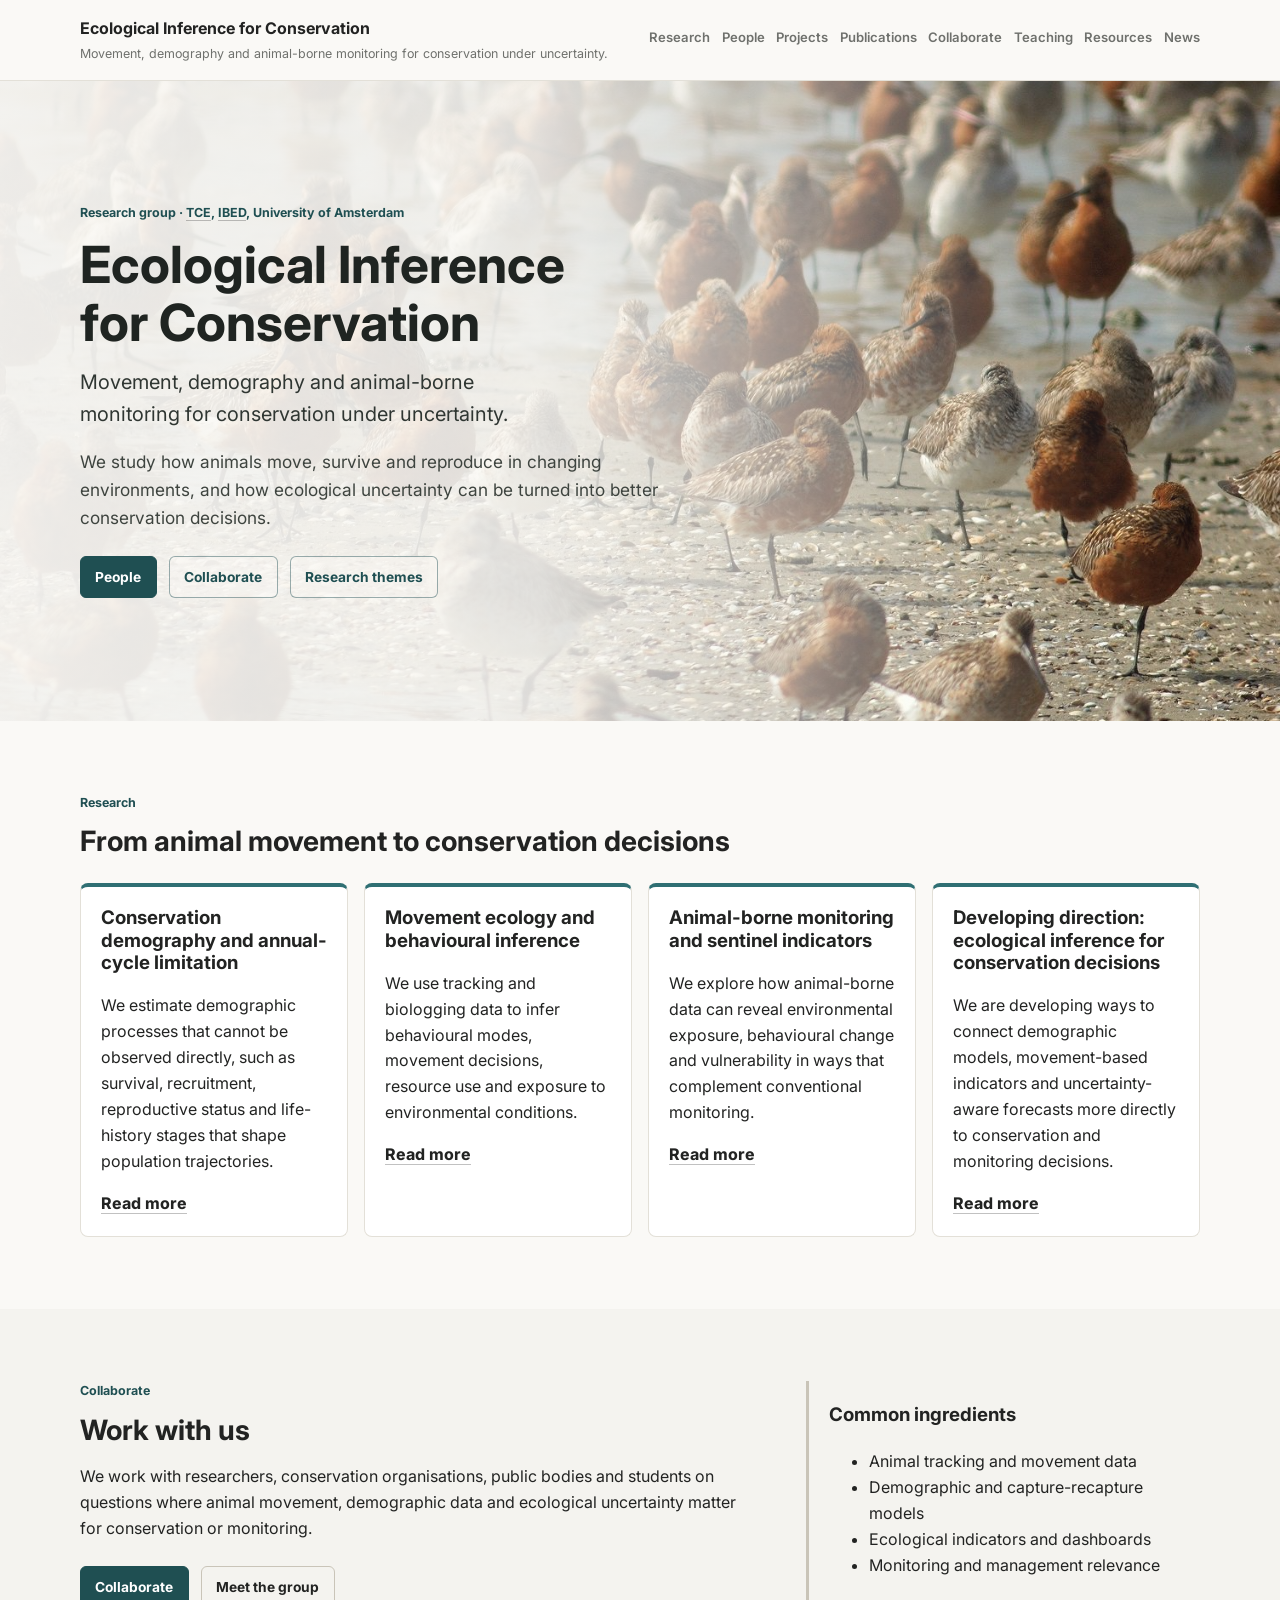
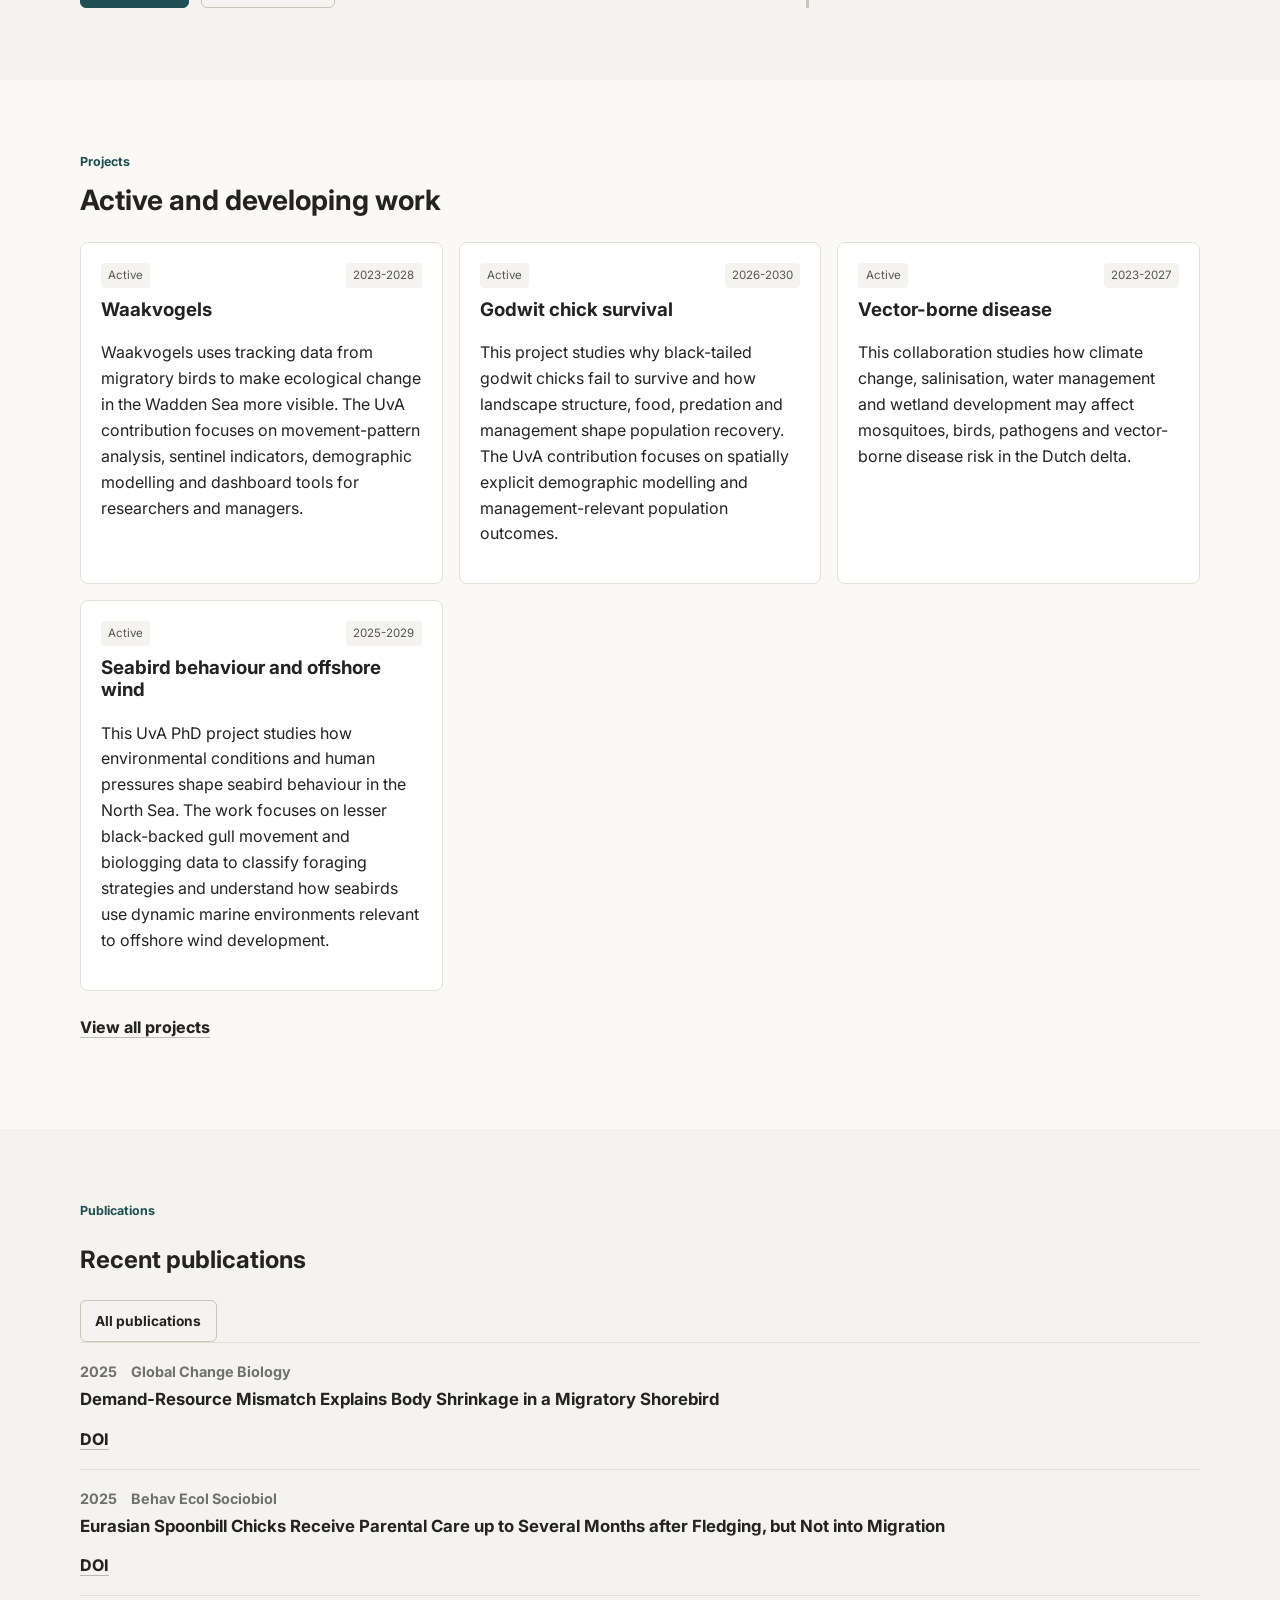
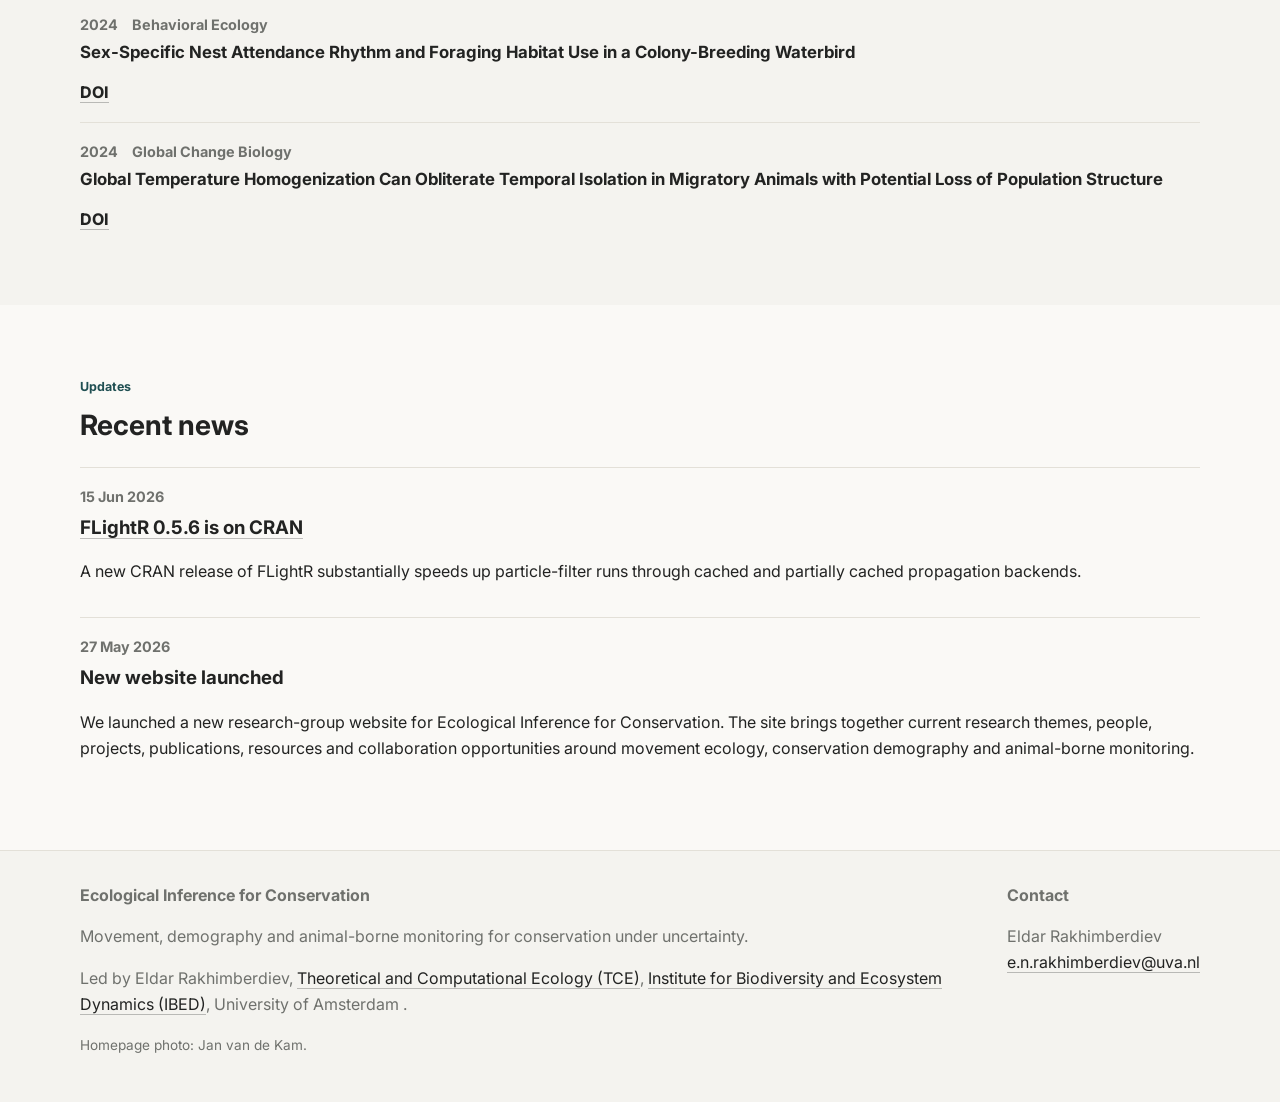
<file: index.html>
<!doctype html><html lang=en><head><meta name=generator content="Hugo 0.161.1"><meta charset=utf-8><meta name=viewport content="width=device-width,initial-scale=1"><meta name=description content="Movement, demography and animal-borne monitoring for conservation under uncertainty."><meta property="og:title" content="Ecological Inference for Conservation"><meta property="og:description" content="Movement, demography and animal-borne monitoring for conservation under uncertainty."><meta property="og:type" content="website"><meta property="og:url" content="https://eldarrak.github.io/"><meta property="og:site_name" content="Ecological Inference for Conservation"><meta name=twitter:card content="summary"><meta name=twitter:title content="Ecological Inference for Conservation"><meta name=twitter:description content="Movement, demography and animal-borne monitoring for conservation under uncertainty."><title>Ecological Inference for Conservation</title><script async src="https://www.googletagmanager.com/gtag/js?id=G-0YEK9EY102"></script><script>window.dataLayer=window.dataLayer||[];function gtag(){dataLayer.push(arguments)}gtag("js",new Date),gtag("config","G-0YEK9EY102")</script><link rel=preconnect href=https://fonts.googleapis.com><link rel=preconnect href=https://fonts.gstatic.com crossorigin><link rel=stylesheet href="https://fonts.googleapis.com/css2?family=Inter:wght@400;600;700;800&display=swap"><link rel=stylesheet href=/css/main.min.4f01920bee099b48a6aebce2abef21a6672c7e58213ab888b24490ef31b6c400.css></head><body><a class=skip-link href=#main>Skip to content</a><header class=site-header><div class="container nav-shell"><a class=brand href=/ aria-label="Ecological Inference for Conservation home"><span class=brand-title>Ecological Inference for Conservation</span>
<span class=brand-subtitle>Movement, demography and animal-borne monitoring for conservation under uncertainty.</span></a><nav class=site-nav aria-label="Main navigation"><a href=/research/>Research</a>
<a href=/people/>People</a>
<a href=/projects/>Projects</a>
<a href=/publications/>Publications</a>
<a href=/collaborate/>Collaborate</a>
<a href=/teaching/>Teaching</a>
<a href=/resources/>Resources</a>
<a href=/news/>News</a></nav></div></header><main id=main><section class=home-hero aria-label="Resting godwits standing in shallow coastal habitat."><div class=container><div class=hero-content><p class=eyebrow>Research group · <a href=https://ibed.uva.nl/content/research-departments/theoretical-and-computational-ecology/theoretical-and-computational-ecology.html>TCE</a>, <a href=https://ibed.uva.nl/>IBED</a>, University of Amsterdam</p><h1>Ecological Inference for Conservation</h1><p class=hero-subtitle>Movement, demography and animal-borne monitoring for conservation under uncertainty.</p><p class=lead>We study how animals move, survive and reproduce in changing environments, and how ecological uncertainty can be turned into better conservation decisions.</p><div class=button-row><a class="button primary" href=/people/>People</a>
<a class=button href=/collaborate/>Collaborate</a>
<a class=button href=/research/>Research themes</a></div></div></div></section><section class=section><div class=container><div class=section-heading><p class=eyebrow>Research</p><h2>From animal movement to conservation decisions</h2></div><div class="card-grid four"><article class="card theme-card"><h3>Conservation demography and annual-cycle limitation</h3><p>We estimate demographic processes that cannot be observed directly, such as survival, recruitment, reproductive status and life-history stages that shape population trajectories.</p><a class=text-link href=/research/#conservation-demography>Read more</a></article><article class="card theme-card"><h3>Movement ecology and behavioural inference</h3><p>We use tracking and biologging data to infer behavioural modes, movement decisions, resource use and exposure to environmental conditions.</p><a class=text-link href=/research/#movement-ecology>Read more</a></article><article class="card theme-card"><h3>Animal-borne monitoring and sentinel indicators</h3><p>We explore how animal-borne data can reveal environmental exposure, behavioural change and vulnerability in ways that complement conventional monitoring.</p><a class=text-link href=/research/#animal-borne-sentinels>Read more</a></article><article class="card theme-card"><h3>Developing direction: ecological inference for conservation decisions</h3><p>We are developing ways to connect demographic models, movement-based indicators and uncertainty-aware forecasts more directly to conservation and monitoring decisions.</p><a class=text-link href=/research/#conservation-decisions>Read more</a></article></div></div></section><section class="section muted"><div class="container two-column collaborate-home-grid"><div><p class=eyebrow>Collaborate</p><h2>Work with us</h2><p>We work with researchers, conservation organisations, public bodies and students on questions where animal movement, demographic data and ecological uncertainty matter for conservation or monitoring.</p><div class=button-row><a class="button primary" href=/collaborate/>Collaborate</a>
<a class=button href=/people/>Meet the group</a></div></div><div class=info-list><h3>Common ingredients</h3><ul><li>Animal tracking and movement data</li><li>Demographic and capture-recapture models</li><li>Ecological indicators and dashboards</li><li>Monitoring and management relevance</li></ul></div></div></section><section class=section><div class=container><div class=section-heading><p class=eyebrow>Projects</p><h2>Active and developing work</h2></div><div class="card-grid three"><a class="card project-card" href=/projects/#waakvogels aria-label="View project: Waakvogels: animal-borne monitoring in the Wadden Sea"><div class=meta-row><span>Active</span>
<span>2023-2028</span></div><h3>Waakvogels</h3><p>Waakvogels uses tracking data from migratory birds to make ecological change in the Wadden Sea more visible. The UvA contribution focuses on movement-pattern analysis, sentinel indicators, demographic modelling and dashboard tools for researchers and managers.</p></a><a class="card project-card" href=/projects/#gkl aria-label="View project: Black-tailed godwit chick survival and spatial demography"><div class=meta-row><span>Active</span>
<span>2026-2030</span></div><h3>Godwit chick survival</h3><p>This project studies why black-tailed godwit chicks fail to survive and how landscape structure, food, predation and management shape population recovery. The UvA contribution focuses on spatially explicit demographic modelling and management-relevant population outcomes.</p></a><a class="card project-card" href=/projects/#vector-borne-disease aria-label="View project: Birds, climate change and vector-borne virus outbreaks"><div class=meta-row><span>Active</span>
<span>2023-2027</span></div><h3>Vector-borne disease</h3><p>This collaboration studies how climate change, salinisation, water management and wetland development may affect mosquitoes, birds, pathogens and vector-borne disease risk in the Dutch delta.</p></a><a class="card project-card" href=/projects/#seabird-behaviour-north-sea aria-label="View project: Environmental and anthropogenic drivers of seabird behaviour in the North Sea"><div class=meta-row><span>Active</span>
<span>2025-2029</span></div><h3>Seabird behaviour and offshore wind</h3><p>This UvA PhD project studies how environmental conditions and human pressures shape seabird behaviour in the North Sea. The work focuses on lesser black-backed gull movement and biologging data to classify foraging strategies and understand how seabirds use dynamic marine environments relevant to offshore wind development.</p></a></div><p class=section-action><a class=text-link href=/projects/>View all projects</a></p></div></section><section class="section muted"><div class=container><div><p class=eyebrow>Publications</p><h2>Recent publications</h2><a class=button href=/publications/>All publications</a></div><div class=home-publication-list><article class="news-item home-publication-item"><time datetime=2025>2025</time>
<span class=plain-meta>Global Change Biology</span><h3>Demand‐Resource Mismatch Explains Body Shrinkage in a Migratory Shorebird</h3><div class="link-row publication-links"><a href=https://doi.org/10.1111/gcb.70170 target=_blank rel="noopener noreferrer">DOI</a></div></article><article class="news-item home-publication-item"><time datetime=2025>2025</time>
<span class=plain-meta>Behav Ecol Sociobiol</span><h3>Eurasian Spoonbill Chicks Receive Parental Care up to Several Months after Fledging, but Not into Migration</h3><div class="link-row publication-links"><a href=https://doi.org/10.1007/s00265-025-03649-6 target=_blank rel="noopener noreferrer">DOI</a></div></article><article class="news-item home-publication-item"><time datetime=2024>2024</time>
<span class=plain-meta>Behavioral Ecology</span><h3>Sex-Specific Nest Attendance Rhythm and Foraging Habitat Use in a Colony-Breeding Waterbird</h3><div class="link-row publication-links"><a href=https://doi.org/10.1093/beheco/arae020 target=_blank rel="noopener noreferrer">DOI</a></div></article><article class="news-item home-publication-item"><time datetime=2024>2024</time>
<span class=plain-meta>Global Change Biology</span><h3>Global Temperature Homogenization Can Obliterate Temporal Isolation in Migratory Animals with Potential Loss of Population Structure</h3><div class="link-row publication-links"><a href=https://doi.org/10.1111/gcb.17069 target=_blank rel="noopener noreferrer">DOI</a></div></article></div></div></section><section class=section><div class=container><div class=section-heading><p class=eyebrow>Updates</p><h2>Recent news</h2></div><div class=news-list><article class=news-item><time datetime=2026-06-15>15 Jun 2026</time><h3><a href=/news/#flightr-0-5-6-cran>FLightR 0.5.6 is on CRAN</a></h3><p>A new CRAN release of FLightR substantially speeds up particle-filter runs through cached and partially cached propagation backends.</p></article><article class=news-item><time datetime=2026-05-27>27 May 2026</time><h3>New website launched</h3><p>We launched a new research-group website for Ecological Inference for Conservation. The site brings together current research themes, people, projects, publications, resources and collaboration opportunities around movement ecology, conservation demography and animal-borne monitoring.</p></article></div></div></section></main><footer class=site-footer><div class="container footer-grid"><div><strong>Ecological Inference for Conservation</strong><p>Movement, demography and animal-borne monitoring for conservation under uncertainty.</p><p>Led by Eldar Rakhimberdiev, <a href=https://ibed.uva.nl/content/research-departments/theoretical-and-computational-ecology/theoretical-and-computational-ecology.html>Theoretical and Computational Ecology (TCE)</a>, <a href=https://ibed.uva.nl/>Institute for Biodiversity and Ecosystem Dynamics (IBED)</a>, University of Amsterdam
.</p><p class=photo-credit>Homepage photo: Jan van de Kam.</p></div><div><strong>Contact</strong><p>Eldar Rakhimberdiev<br><a href=mailto:e.n.rakhimberdiev@uva.nl>e.n.rakhimberdiev@uva.nl</a></p></div></div></footer></body></html>
</file>
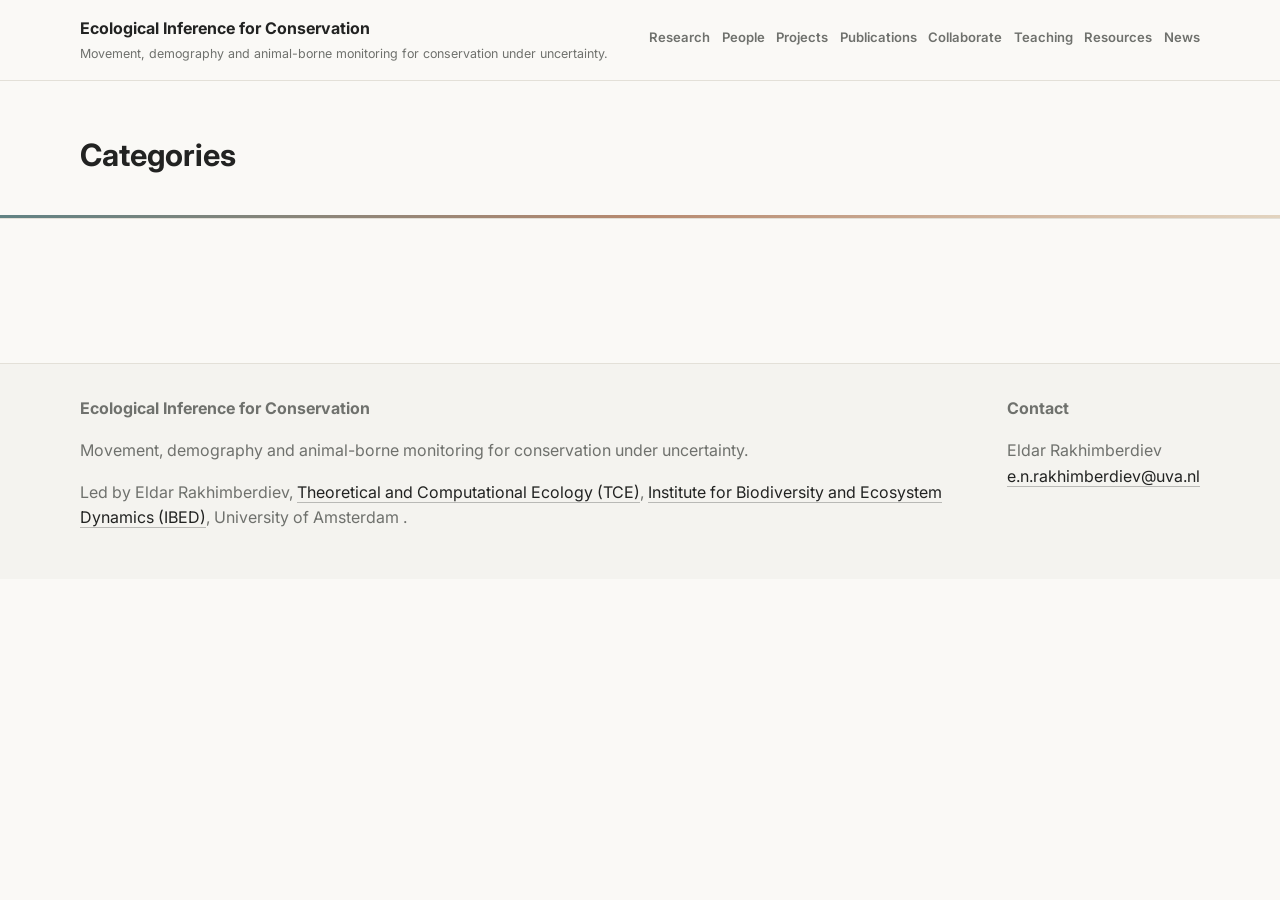
<file: categories/index.html>
<!doctype html><html lang=en><head><meta charset=utf-8><meta name=viewport content="width=device-width,initial-scale=1"><meta name=description content="Movement, demography and animal-borne monitoring for conservation under uncertainty."><meta property="og:title" content="Categories | Ecological Inference for Conservation"><meta property="og:description" content="Movement, demography and animal-borne monitoring for conservation under uncertainty."><meta property="og:type" content="article"><meta property="og:url" content="https://eldarrak.github.io/categories/"><meta property="og:site_name" content="Ecological Inference for Conservation"><meta name=twitter:card content="summary"><meta name=twitter:title content="Categories | Ecological Inference for Conservation"><meta name=twitter:description content="Movement, demography and animal-borne monitoring for conservation under uncertainty."><title>Categories | Ecological Inference for Conservation</title><script async src="https://www.googletagmanager.com/gtag/js?id=G-0YEK9EY102"></script><script>window.dataLayer=window.dataLayer||[];function gtag(){dataLayer.push(arguments)}gtag("js",new Date),gtag("config","G-0YEK9EY102")</script><link rel=preconnect href=https://fonts.googleapis.com><link rel=preconnect href=https://fonts.gstatic.com crossorigin><link rel=stylesheet href="https://fonts.googleapis.com/css2?family=Inter:wght@400;600;700;800&display=swap"><link rel=stylesheet href=/css/main.min.4f01920bee099b48a6aebce2abef21a6672c7e58213ab888b24490ef31b6c400.css></head><body><a class=skip-link href=#main>Skip to content</a><header class=site-header><div class="container nav-shell"><a class=brand href=/ aria-label="Ecological Inference for Conservation home"><span class=brand-title>Ecological Inference for Conservation</span>
<span class=brand-subtitle>Movement, demography and animal-borne monitoring for conservation under uncertainty.</span></a><nav class=site-nav aria-label="Main navigation"><a href=/research/>Research</a>
<a href=/people/>People</a>
<a href=/projects/>Projects</a>
<a href=/publications/>Publications</a>
<a href=/collaborate/>Collaborate</a>
<a href=/teaching/>Teaching</a>
<a href=/resources/>Resources</a>
<a href=/news/>News</a></nav></div></header><main id=main><section class=page-hero><div class=container><h1>Categories</h1></div></section><section class=page-body><div class=container><div class="prose page-prose"></div></div></section></main><footer class=site-footer><div class="container footer-grid"><div><strong>Ecological Inference for Conservation</strong><p>Movement, demography and animal-borne monitoring for conservation under uncertainty.</p><p>Led by Eldar Rakhimberdiev, <a href=https://ibed.uva.nl/content/research-departments/theoretical-and-computational-ecology/theoretical-and-computational-ecology.html>Theoretical and Computational Ecology (TCE)</a>, <a href=https://ibed.uva.nl/>Institute for Biodiversity and Ecosystem Dynamics (IBED)</a>, University of Amsterdam
.</p></div><div><strong>Contact</strong><p>Eldar Rakhimberdiev<br><a href=mailto:e.n.rakhimberdiev@uva.nl>e.n.rakhimberdiev@uva.nl</a></p></div></div></footer></body></html>
</file>
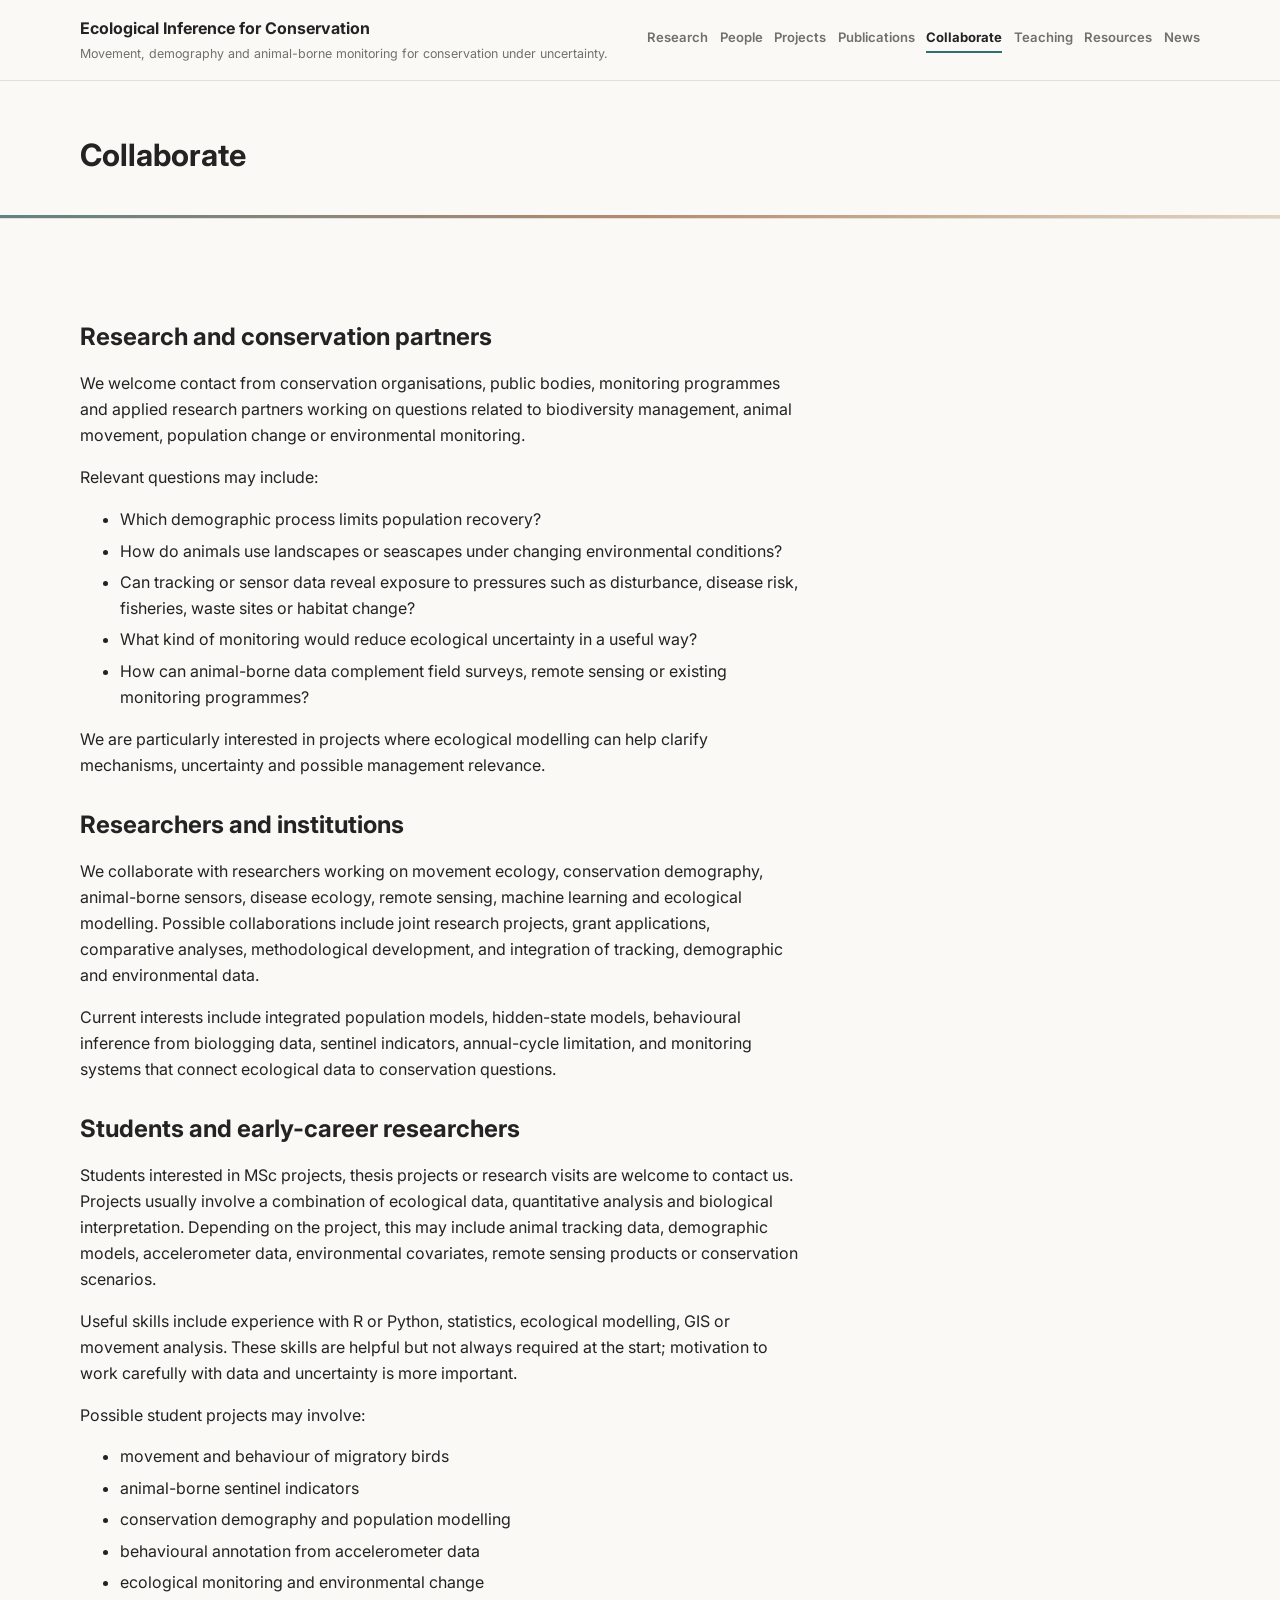
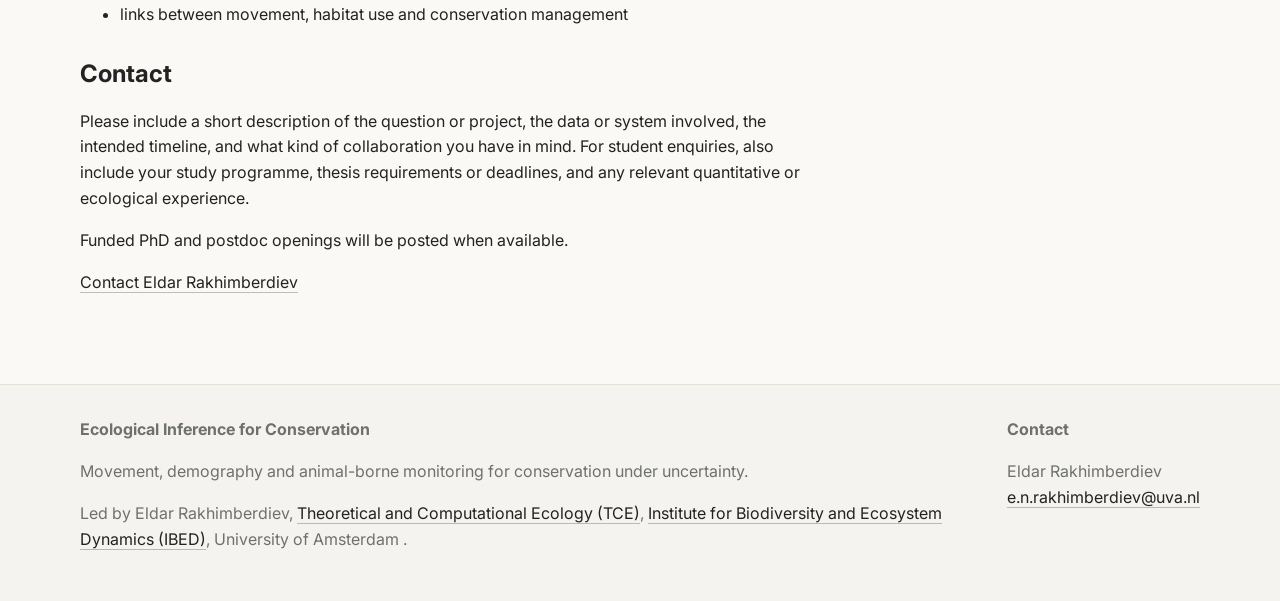
<file: collaborate/index.html>
<!doctype html><html lang=en><head><meta charset=utf-8><meta name=viewport content="width=device-width,initial-scale=1"><meta name=description content="Movement, demography and animal-borne monitoring for conservation under uncertainty."><meta property="og:title" content="Collaborate | Ecological Inference for Conservation"><meta property="og:description" content="Movement, demography and animal-borne monitoring for conservation under uncertainty."><meta property="og:type" content="article"><meta property="og:url" content="https://eldarrak.github.io/collaborate/"><meta property="og:site_name" content="Ecological Inference for Conservation"><meta name=twitter:card content="summary"><meta name=twitter:title content="Collaborate | Ecological Inference for Conservation"><meta name=twitter:description content="Movement, demography and animal-borne monitoring for conservation under uncertainty."><title>Collaborate | Ecological Inference for Conservation</title><script async src="https://www.googletagmanager.com/gtag/js?id=G-0YEK9EY102"></script><script>window.dataLayer=window.dataLayer||[];function gtag(){dataLayer.push(arguments)}gtag("js",new Date),gtag("config","G-0YEK9EY102")</script><link rel=preconnect href=https://fonts.googleapis.com><link rel=preconnect href=https://fonts.gstatic.com crossorigin><link rel=stylesheet href="https://fonts.googleapis.com/css2?family=Inter:wght@400;600;700;800&display=swap"><link rel=stylesheet href=/css/main.min.4f01920bee099b48a6aebce2abef21a6672c7e58213ab888b24490ef31b6c400.css></head><body><a class=skip-link href=#main>Skip to content</a><header class=site-header><div class="container nav-shell"><a class=brand href=/ aria-label="Ecological Inference for Conservation home"><span class=brand-title>Ecological Inference for Conservation</span>
<span class=brand-subtitle>Movement, demography and animal-borne monitoring for conservation under uncertainty.</span></a><nav class=site-nav aria-label="Main navigation"><a href=/research/>Research</a>
<a href=/people/>People</a>
<a href=/projects/>Projects</a>
<a href=/publications/>Publications</a>
<a href=/collaborate/ aria-current=page>Collaborate</a>
<a href=/teaching/>Teaching</a>
<a href=/resources/>Resources</a>
<a href=/news/>News</a></nav></div></header><main id=main><section class=page-hero><div class=container><h1>Collaborate</h1></div></section><section class=page-body><div class=container><div class="prose page-prose"><h2 id=research-and-conservation-partners>Research and conservation partners</h2><p>We welcome contact from conservation organisations, public bodies, monitoring programmes and applied research partners working on questions related to biodiversity management, animal movement, population change or environmental monitoring.</p><p>Relevant questions may include:</p><ul><li>Which demographic process limits population recovery?</li><li>How do animals use landscapes or seascapes under changing environmental conditions?</li><li>Can tracking or sensor data reveal exposure to pressures such as disturbance, disease risk, fisheries, waste sites or habitat change?</li><li>What kind of monitoring would reduce ecological uncertainty in a useful way?</li><li>How can animal-borne data complement field surveys, remote sensing or existing monitoring programmes?</li></ul><p>We are particularly interested in projects where ecological modelling can help clarify mechanisms, uncertainty and possible management relevance.</p><h2 id=researchers-and-institutions>Researchers and institutions</h2><p>We collaborate with researchers working on movement ecology, conservation demography, animal-borne sensors, disease ecology, remote sensing, machine learning and ecological modelling. Possible collaborations include joint research projects, grant applications, comparative analyses, methodological development, and integration of tracking, demographic and environmental data.</p><p>Current interests include integrated population models, hidden-state models, behavioural inference from biologging data, sentinel indicators, annual-cycle limitation, and monitoring systems that connect ecological data to conservation questions.</p><h2 id=students-and-early-career-researchers>Students and early-career researchers</h2><p>Students interested in MSc projects, thesis projects or research visits are welcome to contact us. Projects usually involve a combination of ecological data, quantitative analysis and biological interpretation. Depending on the project, this may include animal tracking data, demographic models, accelerometer data, environmental covariates, remote sensing products or conservation scenarios.</p><p>Useful skills include experience with R or Python, statistics, ecological modelling, GIS or movement analysis. These skills are helpful but not always required at the start; motivation to work carefully with data and uncertainty is more important.</p><p>Possible student projects may involve:</p><ul><li>movement and behaviour of migratory birds</li><li>animal-borne sentinel indicators</li><li>conservation demography and population modelling</li><li>behavioural annotation from accelerometer data</li><li>ecological monitoring and environmental change</li><li>links between movement, habitat use and conservation management</li></ul><h2 id=contact>Contact</h2><p>Please include a short description of the question or project, the data or system involved, the intended timeline, and what kind of collaboration you have in mind. For student enquiries, also include your study programme, thesis requirements or deadlines, and any relevant quantitative or ecological experience.</p><p>Funded PhD and postdoc openings will be posted when available.</p><p><a href=/contact/>Contact Eldar Rakhimberdiev</a></p></div></div></section></main><footer class=site-footer><div class="container footer-grid"><div><strong>Ecological Inference for Conservation</strong><p>Movement, demography and animal-borne monitoring for conservation under uncertainty.</p><p>Led by Eldar Rakhimberdiev, <a href=https://ibed.uva.nl/content/research-departments/theoretical-and-computational-ecology/theoretical-and-computational-ecology.html>Theoretical and Computational Ecology (TCE)</a>, <a href=https://ibed.uva.nl/>Institute for Biodiversity and Ecosystem Dynamics (IBED)</a>, University of Amsterdam
.</p></div><div><strong>Contact</strong><p>Eldar Rakhimberdiev<br><a href=mailto:e.n.rakhimberdiev@uva.nl>e.n.rakhimberdiev@uva.nl</a></p></div></div></footer></body></html>
</file>
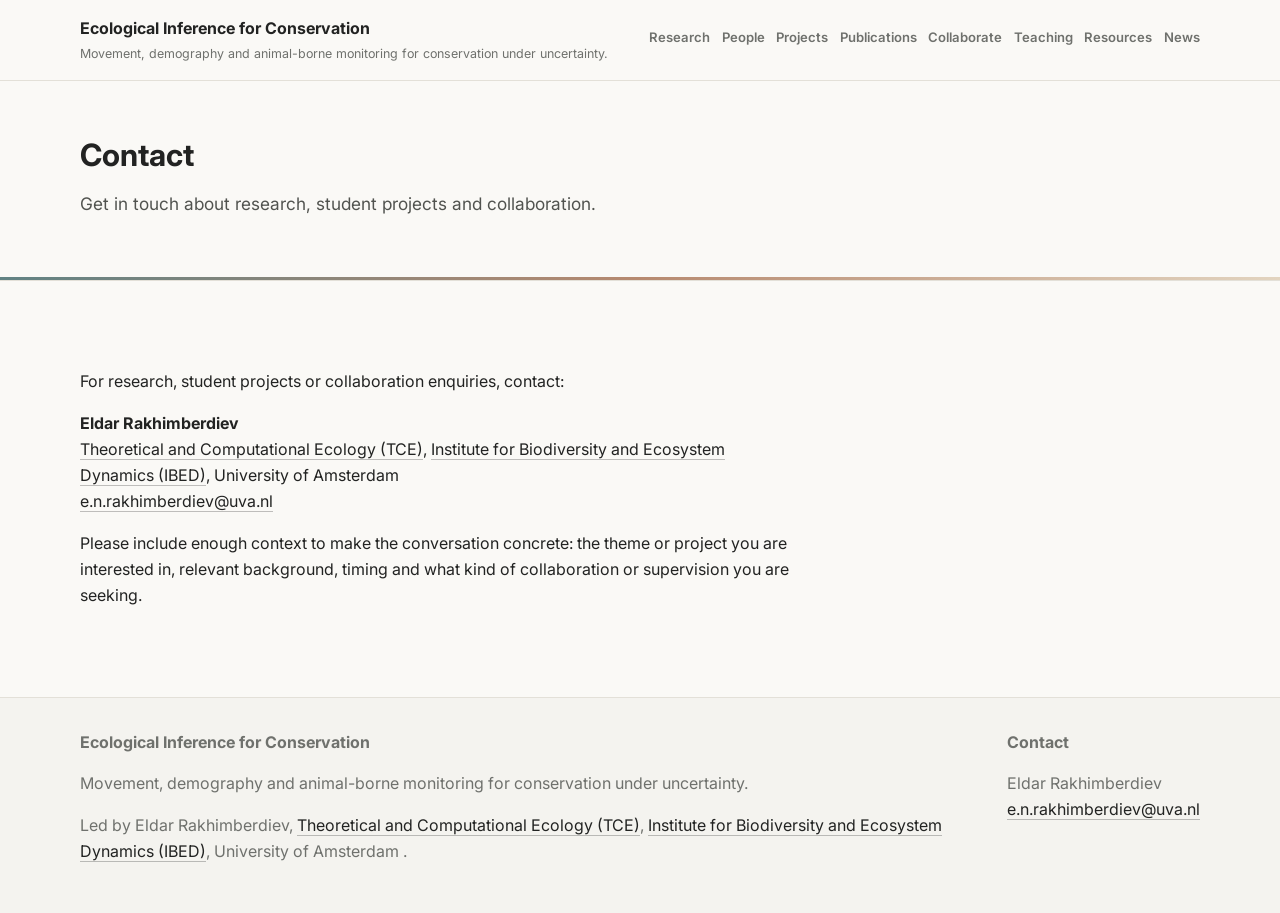
<file: contact/index.html>
<!doctype html><html lang=en><head><meta charset=utf-8><meta name=viewport content="width=device-width,initial-scale=1"><meta name=description content="Get in touch about research, student projects and collaboration."><meta property="og:title" content="Contact | Ecological Inference for Conservation"><meta property="og:description" content="Get in touch about research, student projects and collaboration."><meta property="og:type" content="article"><meta property="og:url" content="https://eldarrak.github.io/contact/"><meta property="og:site_name" content="Ecological Inference for Conservation"><meta name=twitter:card content="summary"><meta name=twitter:title content="Contact | Ecological Inference for Conservation"><meta name=twitter:description content="Get in touch about research, student projects and collaboration."><title>Contact | Ecological Inference for Conservation</title><script async src="https://www.googletagmanager.com/gtag/js?id=G-0YEK9EY102"></script><script>window.dataLayer=window.dataLayer||[];function gtag(){dataLayer.push(arguments)}gtag("js",new Date),gtag("config","G-0YEK9EY102")</script><link rel=preconnect href=https://fonts.googleapis.com><link rel=preconnect href=https://fonts.gstatic.com crossorigin><link rel=stylesheet href="https://fonts.googleapis.com/css2?family=Inter:wght@400;600;700;800&display=swap"><link rel=stylesheet href=/css/main.min.4f01920bee099b48a6aebce2abef21a6672c7e58213ab888b24490ef31b6c400.css></head><body><a class=skip-link href=#main>Skip to content</a><header class=site-header><div class="container nav-shell"><a class=brand href=/ aria-label="Ecological Inference for Conservation home"><span class=brand-title>Ecological Inference for Conservation</span>
<span class=brand-subtitle>Movement, demography and animal-borne monitoring for conservation under uncertainty.</span></a><nav class=site-nav aria-label="Main navigation"><a href=/research/>Research</a>
<a href=/people/>People</a>
<a href=/projects/>Projects</a>
<a href=/publications/>Publications</a>
<a href=/collaborate/>Collaborate</a>
<a href=/teaching/>Teaching</a>
<a href=/resources/>Resources</a>
<a href=/news/>News</a></nav></div></header><main id=main><section class=page-hero><div class=container><h1>Contact</h1><p class=lead>Get in touch about research, student projects and collaboration.</p></div></section><section class=page-body><div class=container><div class="prose page-prose"><p>For research, student projects or collaboration enquiries, contact:</p><p><strong>Eldar Rakhimberdiev</strong><br><a href=https://ibed.uva.nl/content/research-departments/theoretical-and-computational-ecology/theoretical-and-computational-ecology.html>Theoretical and Computational Ecology (TCE)</a>, <a href=https://ibed.uva.nl/>Institute for Biodiversity and Ecosystem Dynamics (IBED)</a>, University of Amsterdam<br><a href=mailto:e.n.rakhimberdiev@uva.nl>e.n.rakhimberdiev@uva.nl</a></p><p>Please include enough context to make the conversation concrete: the theme or project you are interested in, relevant background, timing and what kind of collaboration or supervision you are seeking.</p></div></div></section></main><footer class=site-footer><div class="container footer-grid"><div><strong>Ecological Inference for Conservation</strong><p>Movement, demography and animal-borne monitoring for conservation under uncertainty.</p><p>Led by Eldar Rakhimberdiev, <a href=https://ibed.uva.nl/content/research-departments/theoretical-and-computational-ecology/theoretical-and-computational-ecology.html>Theoretical and Computational Ecology (TCE)</a>, <a href=https://ibed.uva.nl/>Institute for Biodiversity and Ecosystem Dynamics (IBED)</a>, University of Amsterdam
.</p></div><div><strong>Contact</strong><p>Eldar Rakhimberdiev<br><a href=mailto:e.n.rakhimberdiev@uva.nl>e.n.rakhimberdiev@uva.nl</a></p></div></div></footer></body></html>
</file>
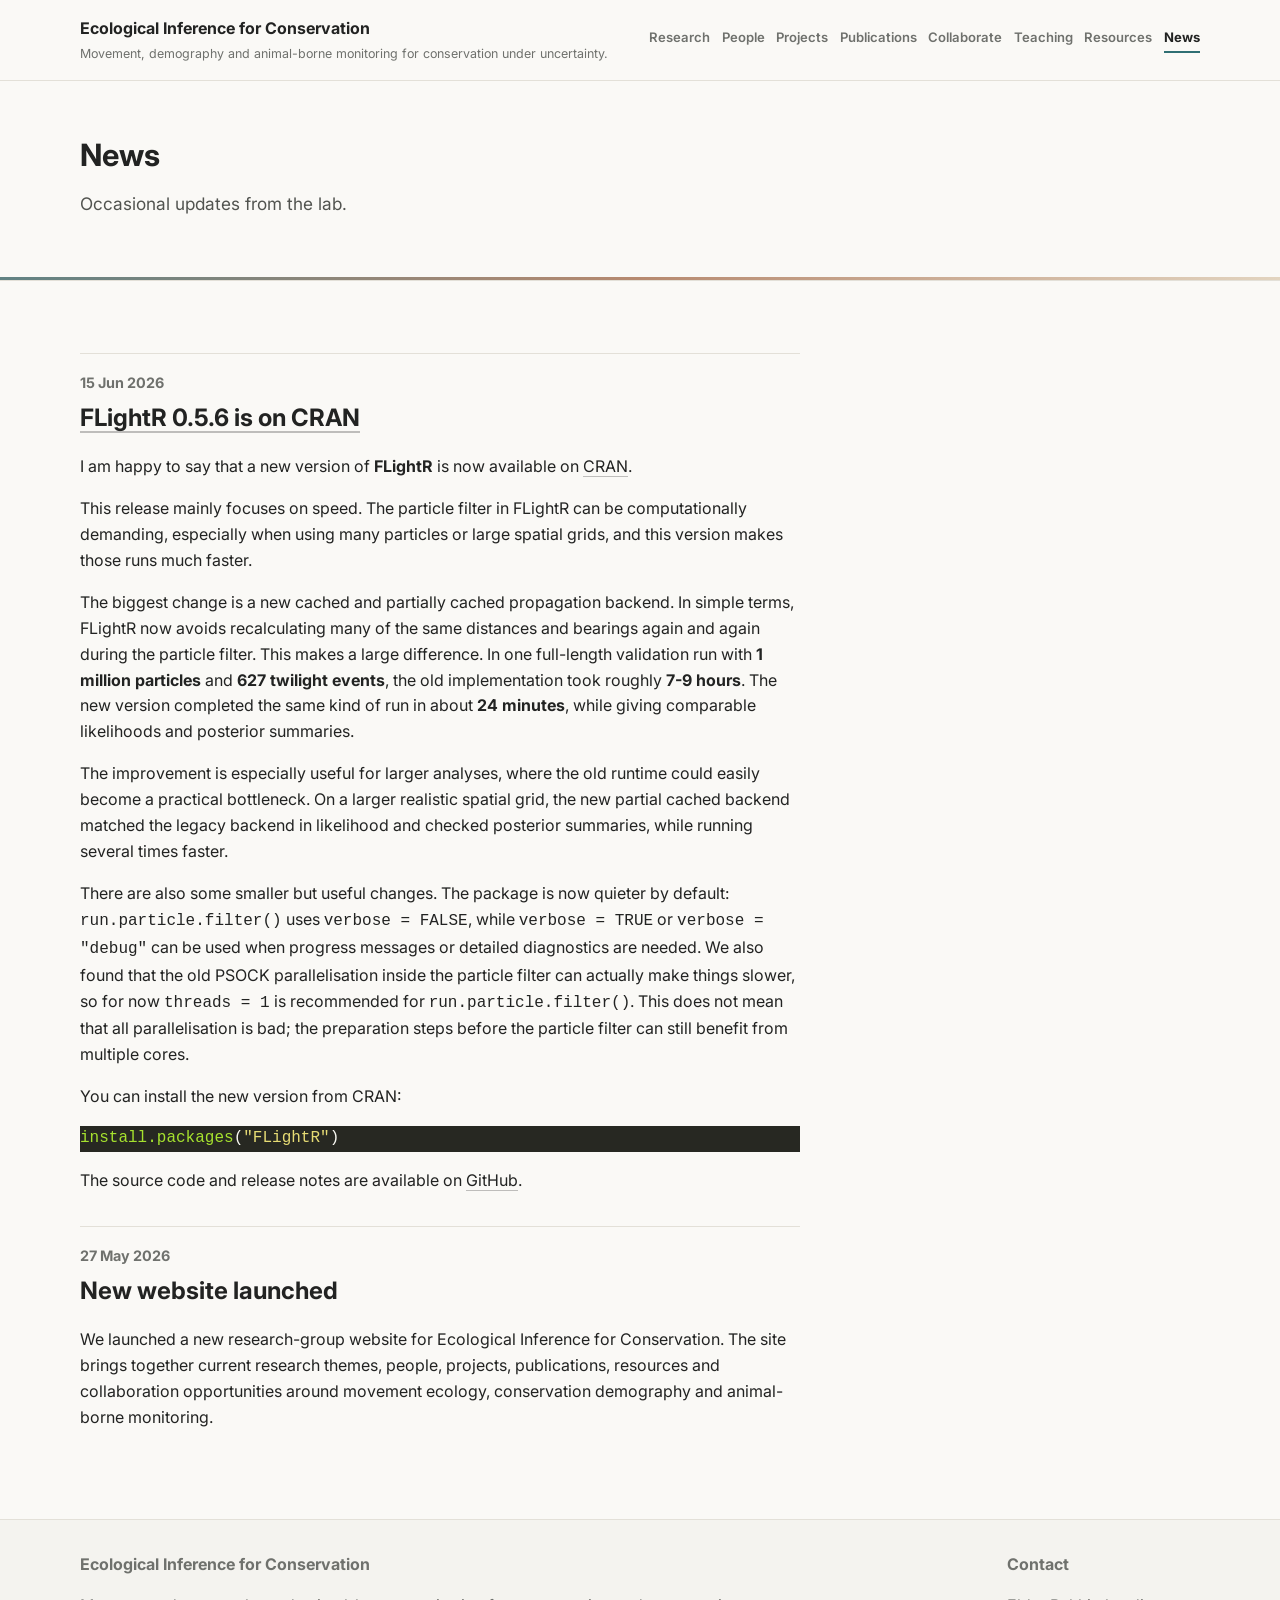
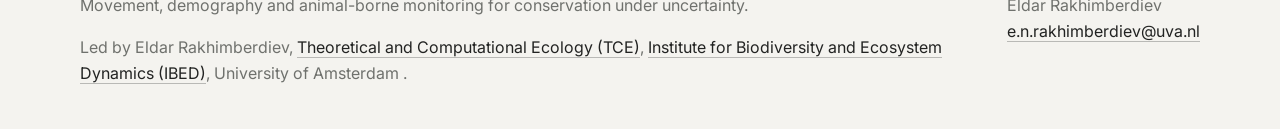
<file: news/index.html>
<!doctype html><html lang=en><head><meta charset=utf-8><meta name=viewport content="width=device-width,initial-scale=1"><meta name=description content="Occasional updates from the lab."><meta property="og:title" content="News | Ecological Inference for Conservation"><meta property="og:description" content="Occasional updates from the lab."><meta property="og:type" content="article"><meta property="og:url" content="https://eldarrak.github.io/news/"><meta property="og:site_name" content="Ecological Inference for Conservation"><meta name=twitter:card content="summary"><meta name=twitter:title content="News | Ecological Inference for Conservation"><meta name=twitter:description content="Occasional updates from the lab."><title>News | Ecological Inference for Conservation</title><script async src="https://www.googletagmanager.com/gtag/js?id=G-0YEK9EY102"></script><script>window.dataLayer=window.dataLayer||[];function gtag(){dataLayer.push(arguments)}gtag("js",new Date),gtag("config","G-0YEK9EY102")</script><link rel=preconnect href=https://fonts.googleapis.com><link rel=preconnect href=https://fonts.gstatic.com crossorigin><link rel=stylesheet href="https://fonts.googleapis.com/css2?family=Inter:wght@400;600;700;800&display=swap"><link rel=stylesheet href=/css/main.min.4f01920bee099b48a6aebce2abef21a6672c7e58213ab888b24490ef31b6c400.css></head><body><a class=skip-link href=#main>Skip to content</a><header class=site-header><div class="container nav-shell"><a class=brand href=/ aria-label="Ecological Inference for Conservation home"><span class=brand-title>Ecological Inference for Conservation</span>
<span class=brand-subtitle>Movement, demography and animal-borne monitoring for conservation under uncertainty.</span></a><nav class=site-nav aria-label="Main navigation"><a href=/research/>Research</a>
<a href=/people/>People</a>
<a href=/projects/>Projects</a>
<a href=/publications/>Publications</a>
<a href=/collaborate/>Collaborate</a>
<a href=/teaching/>Teaching</a>
<a href=/resources/>Resources</a>
<a href=/news/ aria-current=page>News</a></nav></div></header><main id=main><section class=page-hero><div class=container><h1>News</h1><p class=lead>Occasional updates from the lab.</p></div></section><section class=page-body><div class=container><div class="prose page-prose"></div><div class="news-list page-prose"><article class=news-item id=flightr-0-5-6-cran><time datetime=2026-06-15>15 Jun 2026</time><h2><a href=/news/#flightr-0-5-6-cran>FLightR 0.5.6 is on CRAN</a></h2><div class="news-body prose"><p>I am happy to say that a new version of <strong>FLightR</strong> is now available on <a href="https://cran.r-project.org/package=FLightR">CRAN</a>.</p><p>This release mainly focuses on speed. The particle filter in FLightR can be computationally demanding, especially when using many particles or large spatial grids, and this version makes those runs much faster.</p><p>The biggest change is a new cached and partially cached propagation backend. In simple terms, FLightR now avoids recalculating many of the same distances and bearings again and again during the particle filter. This makes a large difference. In one full-length validation run with <strong>1 million particles</strong> and <strong>627 twilight events</strong>, the old implementation took roughly <strong>7-9 hours</strong>. The new version completed the same kind of run in about <strong>24 minutes</strong>, while giving comparable likelihoods and posterior summaries.</p><p>The improvement is especially useful for larger analyses, where the old runtime could easily become a practical bottleneck. On a larger realistic spatial grid, the new partial cached backend matched the legacy backend in likelihood and checked posterior summaries, while running several times faster.</p><p>There are also some smaller but useful changes. The package is now quieter by default: <code>run.particle.filter()</code> uses <code>verbose = FALSE</code>, while <code>verbose = TRUE</code> or <code>verbose = "debug"</code> can be used when progress messages or detailed diagnostics are needed. We also found that the old PSOCK parallelisation inside the particle filter can actually make things slower, so for now <code>threads = 1</code> is recommended for <code>run.particle.filter()</code>. This does not mean that all parallelisation is bad; the preparation steps before the particle filter can still benefit from multiple cores.</p><p>You can install the new version from CRAN:</p><div class=highlight><pre tabindex=0 style=color:#f8f8f2;background-color:#272822;-moz-tab-size:4;-o-tab-size:4;tab-size:4;-webkit-text-size-adjust:none><code class=language-r data-lang=r><span style=display:flex><span><span style=color:#a6e22e>install.packages</span>(<span style=color:#e6db74>&#34;FLightR&#34;</span>)
</span></span></code></pre></div><p>The source code and release notes are available on <a href=https://github.com/eldarrak/FLightR>GitHub</a>.</p></div></article><article class=news-item><time datetime=2026-05-27>27 May 2026</time><h2>New website launched</h2><p>We launched a new research-group website for Ecological Inference for Conservation. The site brings together current research themes, people, projects, publications, resources and collaboration opportunities around movement ecology, conservation demography and animal-borne monitoring.</p></article></div></div></section></main><footer class=site-footer><div class="container footer-grid"><div><strong>Ecological Inference for Conservation</strong><p>Movement, demography and animal-borne monitoring for conservation under uncertainty.</p><p>Led by Eldar Rakhimberdiev, <a href=https://ibed.uva.nl/content/research-departments/theoretical-and-computational-ecology/theoretical-and-computational-ecology.html>Theoretical and Computational Ecology (TCE)</a>, <a href=https://ibed.uva.nl/>Institute for Biodiversity and Ecosystem Dynamics (IBED)</a>, University of Amsterdam
.</p></div><div><strong>Contact</strong><p>Eldar Rakhimberdiev<br><a href=mailto:e.n.rakhimberdiev@uva.nl>e.n.rakhimberdiev@uva.nl</a></p></div></div></footer></body></html>
</file>
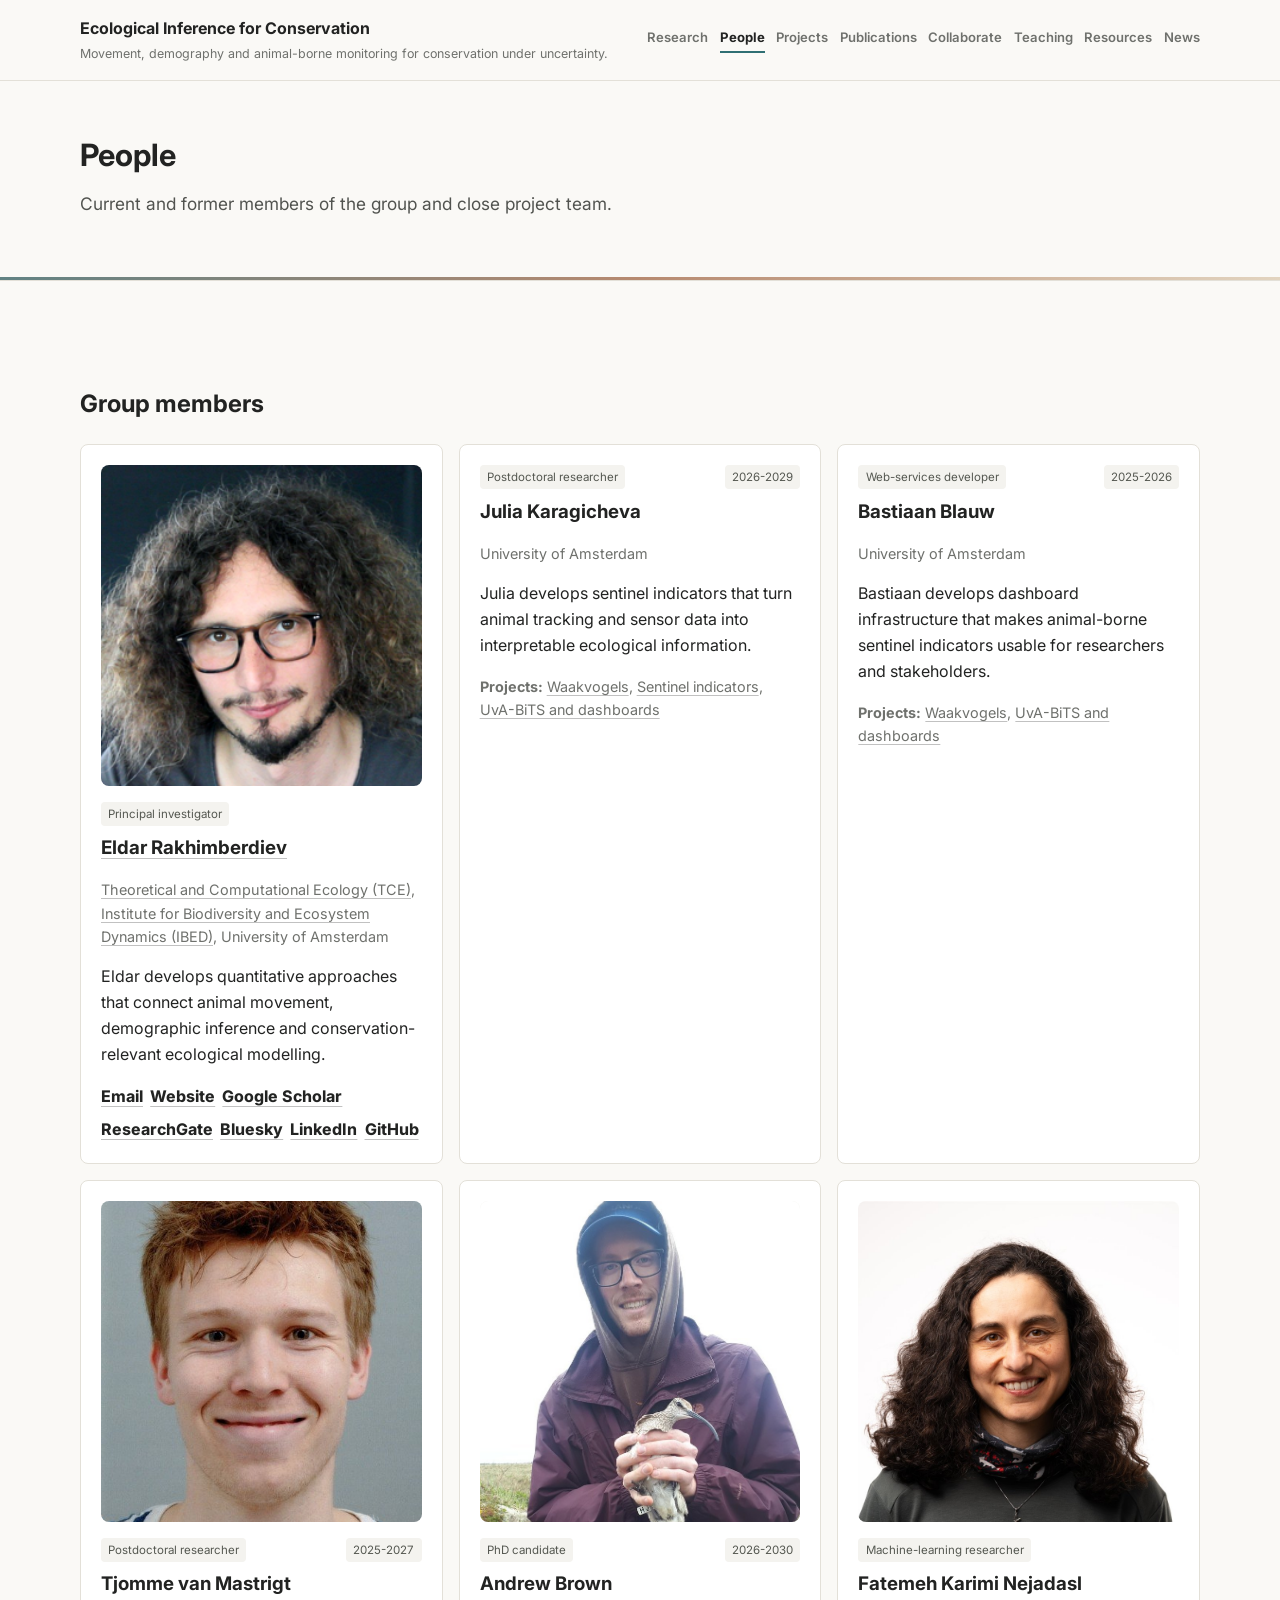
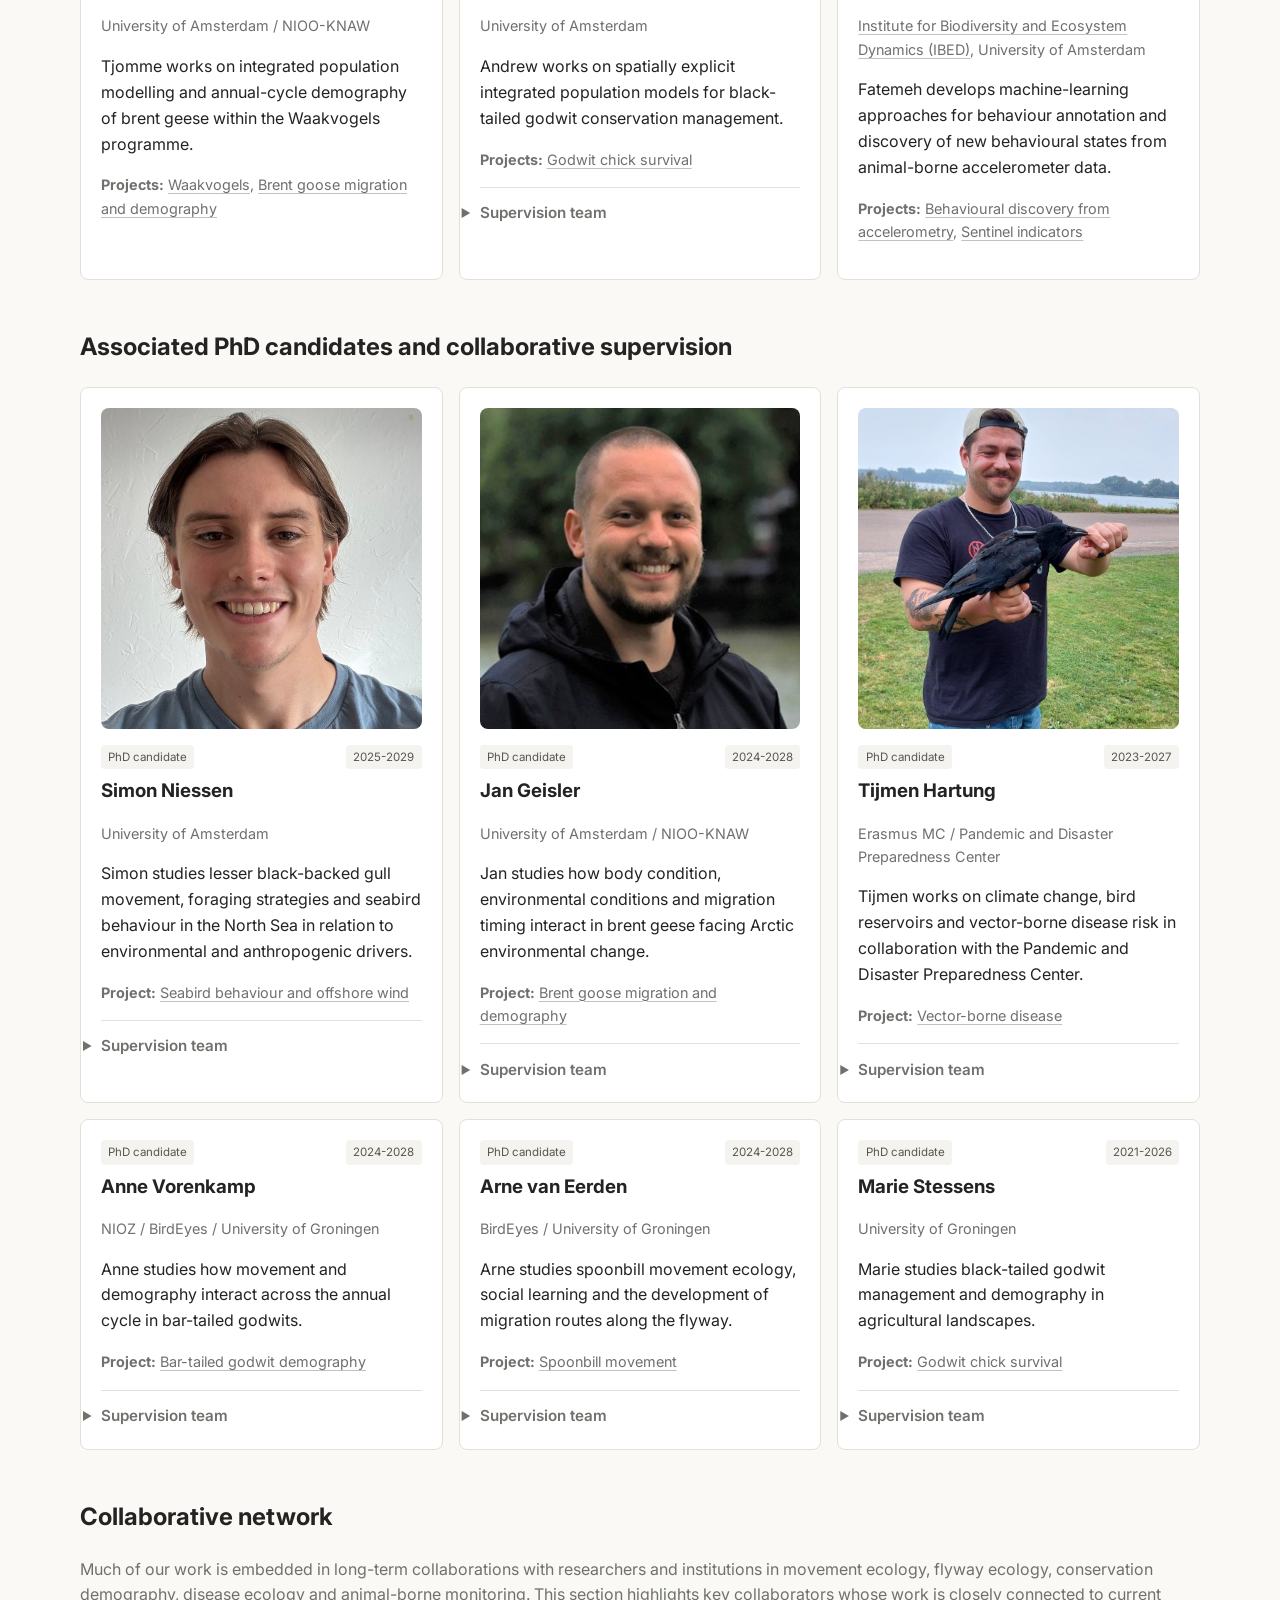
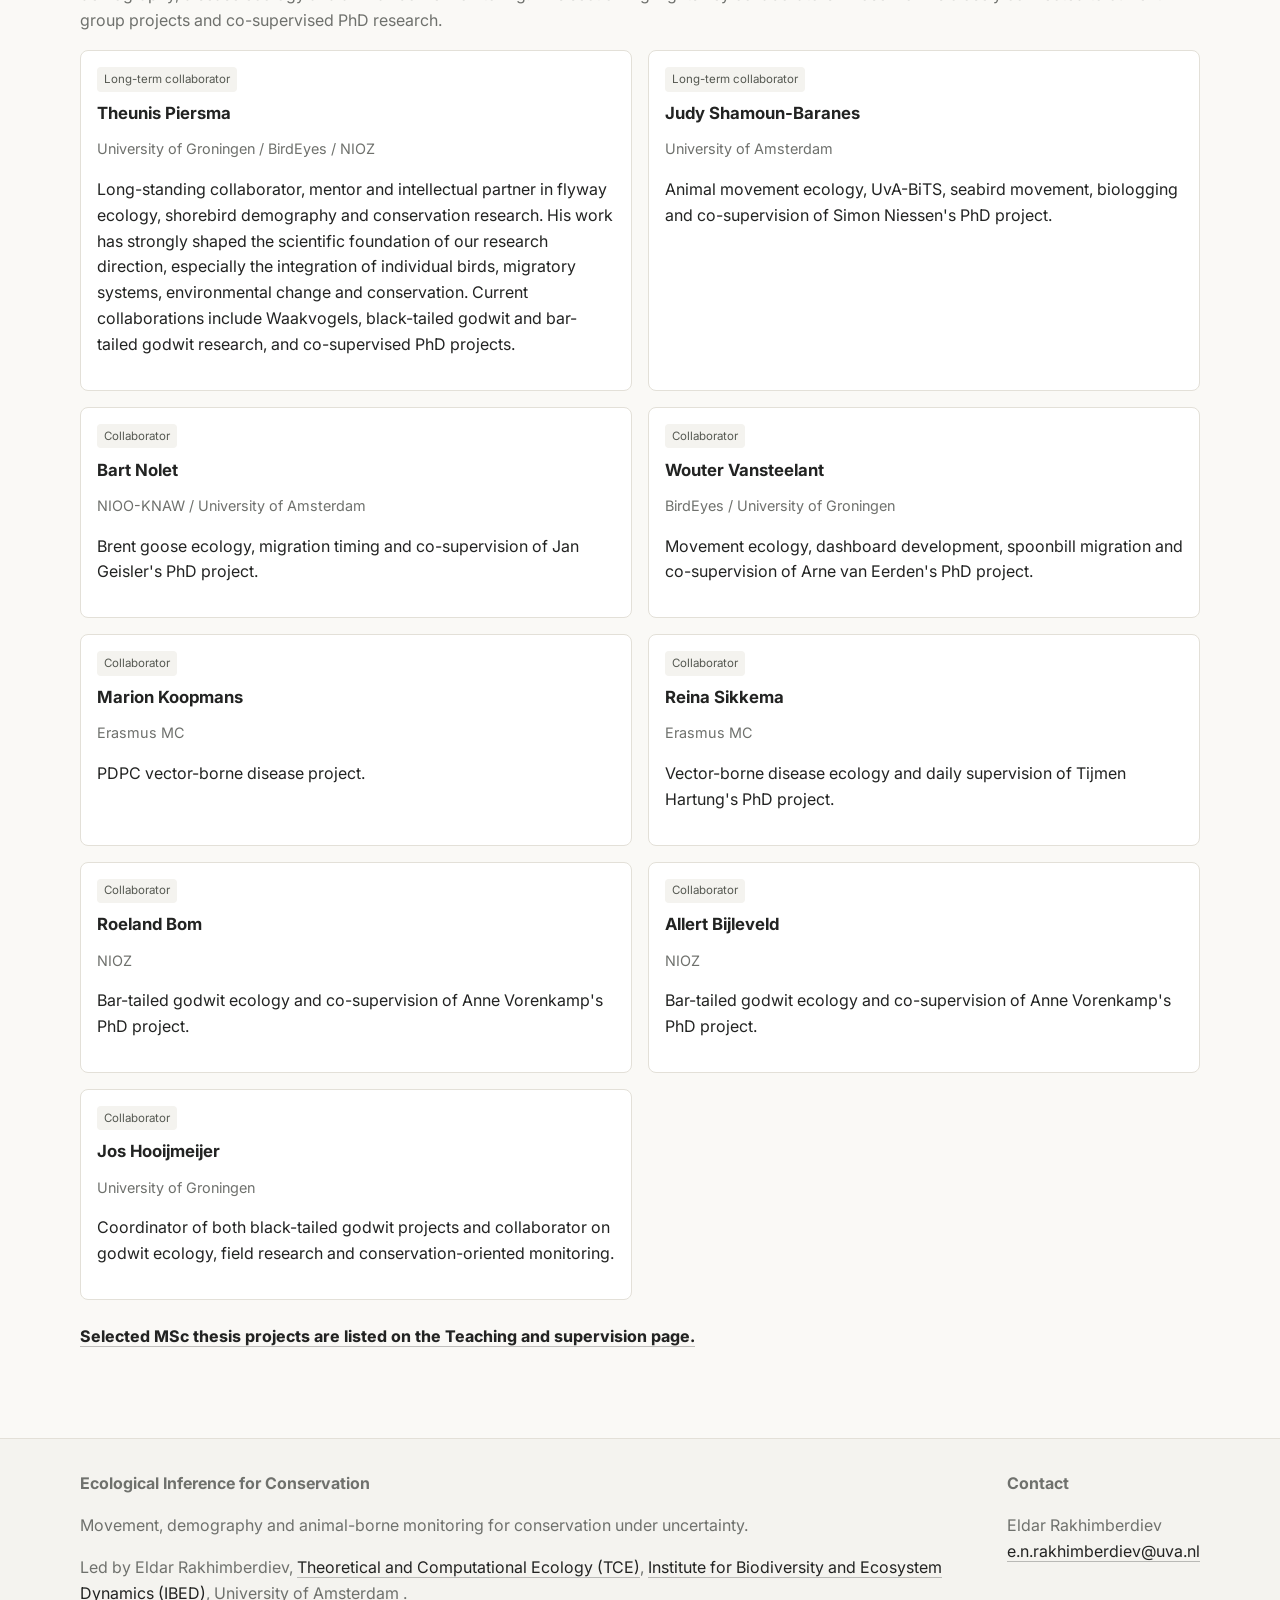
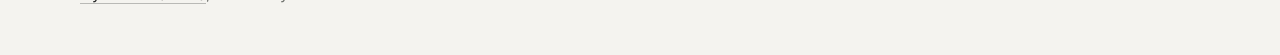
<file: people/index.html>
<!doctype html><html lang=en><head><meta charset=utf-8><meta name=viewport content="width=device-width,initial-scale=1"><meta name=description content="Current and former members of the group and close project team."><meta property="og:title" content="People | Ecological Inference for Conservation"><meta property="og:description" content="Current and former members of the group and close project team."><meta property="og:type" content="article"><meta property="og:url" content="https://eldarrak.github.io/people/"><meta property="og:site_name" content="Ecological Inference for Conservation"><meta name=twitter:card content="summary"><meta name=twitter:title content="People | Ecological Inference for Conservation"><meta name=twitter:description content="Current and former members of the group and close project team."><title>People | Ecological Inference for Conservation</title><script async src="https://www.googletagmanager.com/gtag/js?id=G-0YEK9EY102"></script><script>window.dataLayer=window.dataLayer||[];function gtag(){dataLayer.push(arguments)}gtag("js",new Date),gtag("config","G-0YEK9EY102")</script><link rel=preconnect href=https://fonts.googleapis.com><link rel=preconnect href=https://fonts.gstatic.com crossorigin><link rel=stylesheet href="https://fonts.googleapis.com/css2?family=Inter:wght@400;600;700;800&display=swap"><link rel=stylesheet href=/css/main.min.4f01920bee099b48a6aebce2abef21a6672c7e58213ab888b24490ef31b6c400.css></head><body><a class=skip-link href=#main>Skip to content</a><header class=site-header><div class="container nav-shell"><a class=brand href=/ aria-label="Ecological Inference for Conservation home"><span class=brand-title>Ecological Inference for Conservation</span>
<span class=brand-subtitle>Movement, demography and animal-borne monitoring for conservation under uncertainty.</span></a><nav class=site-nav aria-label="Main navigation"><a href=/research/>Research</a>
<a href=/people/ aria-current=page>People</a>
<a href=/projects/>Projects</a>
<a href=/publications/>Publications</a>
<a href=/collaborate/>Collaborate</a>
<a href=/teaching/>Teaching</a>
<a href=/resources/>Resources</a>
<a href=/news/>News</a></nav></div></header><main id=main><section class=page-hero><div class=container><h1>People</h1><p class=lead>Current and former members of the group and close project team.</p></div></section><section class=page-body><div class=container><div class="intro-block prose"></div><section class=people-section><h2>Group members</h2><div class="card-grid three"><article class="card person-card" id=eldar-rakhimberdiev><img src=/images/people/eldar-rakhimberdiev.png alt="Eldar Rakhimberdiev"><div class=person-body><div class=meta-row><span>Principal investigator</span></div><h3><a href=https://eldarrak.github.io>Eldar Rakhimberdiev</a></h3><p class=small><a href=https://ibed.uva.nl/content/research-departments/theoretical-and-computational-ecology/theoretical-and-computational-ecology.html>Theoretical and Computational Ecology (TCE)</a>, <a href=https://ibed.uva.nl/>Institute for Biodiversity and Ecosystem Dynamics (IBED)</a>, University of Amsterdam</p><p>Eldar develops quantitative approaches that connect animal movement, demographic inference and conservation-relevant ecological modelling.</p><div class=link-row><a href=mailto:e.n.rakhimberdiev@uva.nl>Email</a>
<a href=https://eldarrak.github.io>Website</a>
<a href="https://scholar.google.com/citations?user=rQQ5zTUAAAAJ&amp;hl=en">Google Scholar</a><a href=https://www.researchgate.net/profile/Eldar-Rakhimberdiev>ResearchGate</a><a href=https://bsky.app/profile/eldarrak.bsky.social>Bluesky</a><a href=https://www.linkedin.com/in/eldar-rakhimberdiev-1038101a5/>LinkedIn</a><a href=https://github.com/eldarrak>GitHub</a></div></div></article><article class="card person-card" id=julia-karagicheva><div class=person-body><div class=meta-row><span>Postdoctoral researcher</span>
<span>2026-2029</span></div><h3>Julia Karagicheva</h3><p class=small>University of Amsterdam</p><p>Julia develops sentinel indicators that turn animal tracking and sensor data into interpretable ecological information.</p><p class=small><strong>Projects:</strong>
<a href=/projects/#waakvogels>Waakvogels</a>, <a href=/projects/#waakvogels-sentinel-indicators>Sentinel indicators</a>, <a href=/projects/#uva-bits>UvA-BiTS and dashboards</a></p><div class=link-row></div></div></article><article class="card person-card" id=bastiaan-blauw><div class=person-body><div class=meta-row><span>Web-services developer</span>
<span>2025-2026</span></div><h3>Bastiaan Blauw</h3><p class=small>University of Amsterdam</p><p>Bastiaan develops dashboard infrastructure that makes animal-borne sentinel indicators usable for researchers and stakeholders.</p><p class=small><strong>Projects:</strong>
<a href=/projects/#waakvogels>Waakvogels</a>, <a href=/projects/#uva-bits>UvA-BiTS and dashboards</a></p><div class=link-row></div></div></article><article class="card person-card" id=tjomme-van-mastrigt><img src=/images/people/tjomme-van-mastrigt.jpg alt="Tjomme van Mastrigt"><div class=person-body><div class=meta-row><span>Postdoctoral researcher</span>
<span>2025-2027</span></div><h3>Tjomme van Mastrigt</h3><p class=small>University of Amsterdam / NIOO-KNAW</p><p>Tjomme works on integrated population modelling and annual-cycle demography of brent geese within the Waakvogels programme.</p><p class=small><strong>Projects:</strong>
<a href=/projects/#waakvogels>Waakvogels</a>, <a href=/projects/#brent-goose-ipm>Brent goose migration and demography</a></p><div class=link-row></div></div></article><article class="card person-card" id=andrew-brown><img src=/images/people/andrew-brown.jpg alt="Andrew Brown"><div class=person-body><div class=meta-row><span>PhD candidate</span>
<span>2026-2030</span></div><h3>Andrew Brown</h3><p class=small>University of Amsterdam</p><p>Andrew works on spatially explicit integrated population models for black-tailed godwit conservation management.</p><p class=small><strong>Projects:</strong>
<a href=/projects/#gkl>Godwit chick survival</a></p><details class=supervision-list><summary>Supervision team</summary><ul><li><strong>André de Roos</strong> - Promotor <span class=small>(University of Amsterdam)</span></li><li><strong>Eldar Rakhimberdiev</strong> - Daily supervisor; co-promotor role <span class=small>(University of Amsterdam)</span></li></ul></details><div class=link-row></div></div></article><article class="card person-card" id=fatemeh-karimi-nejadasl><img src=/images/people/fatemeh-karimi-nejadasl.jpg alt="Fatemeh Karimi Nejadasl"><div class=person-body><div class=meta-row><span>Machine-learning researcher</span></div><h3>Fatemeh Karimi Nejadasl</h3><p class=small><a href=https://ibed.uva.nl/>Institute for Biodiversity and Ecosystem Dynamics (IBED)</a>, University of Amsterdam</p><p>Fatemeh develops machine-learning approaches for behaviour annotation and discovery of new behavioural states from animal-borne accelerometer data.</p><p class=small><strong>Projects:</strong>
<a href=/projects/#behaviour-annotation-accelerometry>Behavioural discovery from accelerometry</a>, <a href=/projects/#waakvogels-sentinel-indicators>Sentinel indicators</a></p><div class=link-row></div></div></article></div></section><section class=people-section><h2>Associated PhD candidates and collaborative supervision</h2><div class="card-grid three"><article class="card person-card" id=simon-niessen><img src=/images/people/simon-niessen.jpg alt="Simon Niessen"><div class=person-body><div class=meta-row><span>PhD candidate</span>
<span>2025-2029</span></div><h3>Simon Niessen</h3><p class=small>University of Amsterdam</p><p>Simon studies lesser black-backed gull movement, foraging strategies and seabird behaviour in the North Sea in relation to environmental and anthropogenic drivers.</p><p class=small><strong>Project:</strong>
<a href=/projects/#seabird-behaviour-north-sea>Seabird behaviour and offshore wind</a></p><details class=supervision-list><summary>Supervision team</summary><ul><li><strong>Judy Shamoun-Baranes</strong> - Promotor / main supervisor <span class=small>(University of Amsterdam)</span></li><li><strong>Eldar Rakhimberdiev</strong> - Co-supervision and movement-analysis support <span class=small>(University of Amsterdam)</span></li><li><strong>Rosemarie Kentie</strong> - Co-promotor <span class=small>(NIOZ)</span></li></ul></details></div></article><article class="card person-card" id=jan-geisler><img src=/images/people/jan-geisler.jpg alt="Jan Geisler"><div class=person-body><div class=meta-row><span>PhD candidate</span>
<span>2024-2028</span></div><h3>Jan Geisler</h3><p class=small>University of Amsterdam / NIOO-KNAW</p><p>Jan studies how body condition, environmental conditions and migration timing interact in brent geese facing Arctic environmental change.</p><p class=small><strong>Project:</strong>
<a href=/projects/#brent-goose-ipm>Brent goose migration and demography</a></p><details class=supervision-list><summary>Supervision team</summary><ul><li><strong>Bart Nolet</strong> - Promotor / main supervisor <span class=small>(NIOO-KNAW / University of Amsterdam)</span></li><li><strong>Eldar Rakhimberdiev</strong> - Co-promotor; methodological and daily supervision <span class=small>(University of Amsterdam)</span></li></ul></details></div></article><article class="card person-card" id=tijmen-hartung><img src=/images/people/tijmen-hartung.jpg alt="Tijmen Hartung"><div class=person-body><div class=meta-row><span>PhD candidate</span>
<span>2023-2027</span></div><h3>Tijmen Hartung</h3><p class=small>Erasmus MC / Pandemic and Disaster Preparedness Center</p><p>Tijmen works on climate change, bird reservoirs and vector-borne disease risk in collaboration with the Pandemic and Disaster Preparedness Center.</p><p class=small><strong>Project:</strong>
<a href=/projects/#vector-borne-disease>Vector-borne disease</a></p><details class=supervision-list><summary>Supervision team</summary><ul><li><strong>Marion Koopmans</strong> - Promotor / main supervisor <span class=small>(Erasmus MC)</span></li><li><strong>Reina Sikkema</strong> - Co-promotor; daily supervisor <span class=small>(Erasmus MC)</span></li><li><strong>Eldar Rakhimberdiev</strong> - Co-supervision on bird ecology and ecological modelling <span class=small>(University of Amsterdam)</span></li></ul></details></div></article><article class="card person-card" id=anne-vorenkamp><div class=person-body><div class=meta-row><span>PhD candidate</span>
<span>2024-2028</span></div><h3>Anne Vorenkamp</h3><p class=small>NIOZ / BirdEyes / University of Groningen</p><p>Anne studies how movement and demography interact across the annual cycle in bar-tailed godwits.</p><p class=small><strong>Project:</strong>
<a href=/projects/#bar-tailed-godwit>Bar-tailed godwit demography</a></p><details class=supervision-list><summary>Supervision team</summary><ul><li><strong>Theunis Piersma</strong> - Promotor / main supervisor <span class=small>(NIOZ / BirdEyes / University of Groningen)</span></li><li><strong>Roeland Bom</strong> - Co-promotor <span class=small>(NIOZ Royal Netherlands Institute for Sea Research)</span></li><li><strong>Allert Bijleveld</strong> - Co-promotor <span class=small>(NIOZ Royal Netherlands Institute for Sea Research)</span></li><li><strong>Eldar Rakhimberdiev</strong> - Co-promotor; methodological supervision <span class=small>(University of Amsterdam)</span></li></ul></details></div></article><article class="card person-card" id=arne-van-eerden><div class=person-body><div class=meta-row><span>PhD candidate</span>
<span>2024-2028</span></div><h3>Arne van Eerden</h3><p class=small>BirdEyes / University of Groningen</p><p>Arne studies spoonbill movement ecology, social learning and the development of migration routes along the flyway.</p><p class=small><strong>Project:</strong>
<a href=/projects/#spoonbill-social-learning>Spoonbill movement</a></p><details class=supervision-list><summary>Supervision team</summary><ul><li><strong>Theunis Piersma</strong> - Promotor / main supervisor <span class=small>(BirdEyes / University of Groningen)</span></li><li><strong>Wouter Vansteelant</strong> - Co-promotor; daily supervisor <span class=small>(BirdEyes / University of Groningen)</span></li><li><strong>Eldar Rakhimberdiev</strong> - Co-promotor; methodological supervision <span class=small>(University of Amsterdam)</span></li></ul></details></div></article><article class="card person-card" id=marie-stessens><div class=person-body><div class=meta-row><span>PhD candidate</span>
<span>2021-2026</span></div><h3>Marie Stessens</h3><p class=small>University of Groningen</p><p>Marie studies black-tailed godwit management and demography in agricultural landscapes.</p><p class=small><strong>Project:</strong>
<a href=/projects/#gkl>Godwit chick survival</a></p><details class=supervision-list><summary>Supervision team</summary><ul><li><strong>Theunis Piersma</strong> - Promotor / main supervisor <span class=small>(University of Groningen / NIOZ)</span></li><li><strong>Eldar Rakhimberdiev</strong> - Co-promotor; daily and methodological supervision <span class=small>(University of Amsterdam)</span></li></ul></details></div></article></div></section><section class="people-section collaborator-section" id=collaborative-network><h2>Collaborative network</h2><p class=section-intro>Much of our work is embedded in long-term collaborations with researchers and institutions in movement ecology, flyway ecology, conservation demography, disease ecology and animal-borne monitoring. This section highlights key collaborators whose work is closely connected to current group projects and co-supervised PhD research.</p><div class="card-grid two collaborator-grid"><a class="card collaborator-card" id=theunis-piersma href=https://www.globalflywaynetwork.org/team/rudi-drent-chair-in-flyway-ecology target=_blank rel="noopener noreferrer" aria-label="Open profile for Theunis Piersma"><div class=meta-row><span>Long-term collaborator</span></div><h3>Theunis Piersma</h3><p class=small>University of Groningen / BirdEyes / NIOZ</p><p>Long-standing collaborator, mentor and intellectual partner in flyway ecology, shorebird demography and conservation research. His work has strongly shaped the scientific foundation of our research direction, especially the integration of individual birds, migratory systems, environmental change and conservation. Current collaborations include Waakvogels, black-tailed godwit and bar-tailed godwit research, and co-supervised PhD projects.</p></a><a class="card collaborator-card" id=judy-shamoun-baranes href=https://www.uva.nl/en/profile/s/h/j.z.shamoun-baranes/j.z.shamoun-baranes.html target=_blank rel="noopener noreferrer" aria-label="Open profile for Judy Shamoun-Baranes"><div class=meta-row><span>Long-term collaborator</span></div><h3>Judy Shamoun-Baranes</h3><p class=small>University of Amsterdam</p><p>Animal movement ecology, UvA-BiTS, seabird movement, biologging and co-supervision of Simon Niessen's PhD project.</p></a><a class="card collaborator-card" id=bart-nolet href=https://nioo.knaw.nl/en/employees/bart-a-nolet target=_blank rel="noopener noreferrer" aria-label="Open profile for Bart Nolet"><div class=meta-row><span>Collaborator</span></div><h3>Bart Nolet</h3><p class=small>NIOO-KNAW / University of Amsterdam</p><p>Brent goose ecology, migration timing and co-supervision of Jan Geisler's PhD project.</p></a><a class="card collaborator-card" id=wouter-vansteelant href=https://wouter-vansteelant.com/ target=_blank rel="noopener noreferrer" aria-label="Open profile for Wouter Vansteelant"><div class=meta-row><span>Collaborator</span></div><h3>Wouter Vansteelant</h3><p class=small>BirdEyes / University of Groningen</p><p>Movement ecology, dashboard development, spoonbill migration and co-supervision of Arne van Eerden's PhD project.</p></a><a class="card collaborator-card" id=marion-koopmans href=https://www.erasmusmc.nl/en/research/researchers/koopmans-marion target=_blank rel="noopener noreferrer" aria-label="Open profile for Marion Koopmans"><div class=meta-row><span>Collaborator</span></div><h3>Marion Koopmans</h3><p class=small>Erasmus MC</p><p>PDPC vector-borne disease project.</p></a><a class="card collaborator-card" id=reina-sikkema href=https://www.erasmusmc.nl/en/research/researchers/sikkema-reina target=_blank rel="noopener noreferrer" aria-label="Open profile for Reina Sikkema"><div class=meta-row><span>Collaborator</span></div><h3>Reina Sikkema</h3><p class=small>Erasmus MC</p><p>Vector-borne disease ecology and daily supervision of Tijmen Hartung's PhD project.</p></a><a class="card collaborator-card" id=roeland-bom href=https://www.nioz.nl/en/about/organisation/staff/roeland-bom target=_blank rel="noopener noreferrer" aria-label="Open profile for Roeland Bom"><div class=meta-row><span>Collaborator</span></div><h3>Roeland Bom</h3><p class=small>NIOZ</p><p>Bar-tailed godwit ecology and co-supervision of Anne Vorenkamp's PhD project.</p></a><a class="card collaborator-card" id=allert-bijleveld href=https://www.nioz.nl/en/about/organisation/staff/allert-bijleveld target=_blank rel="noopener noreferrer" aria-label="Open profile for Allert Bijleveld"><div class=meta-row><span>Collaborator</span></div><h3>Allert Bijleveld</h3><p class=small>NIOZ</p><p>Bar-tailed godwit ecology and co-supervision of Anne Vorenkamp's PhD project.</p></a><a class="card collaborator-card" id=jos-hooijmeijer href=https://www.rug.nl/staff/j.c.hooijmeijer/ target=_blank rel="noopener noreferrer" aria-label="Open profile for Jos Hooijmeijer"><div class=meta-row><span>Collaborator</span></div><h3>Jos Hooijmeijer</h3><p class=small>University of Groningen</p><p>Coordinator of both black-tailed godwit projects and collaborator on godwit ecology, field research and conservation-oriented monitoring.</p></a></div></section><p class=section-action><a class=text-link href=/teaching/#selected-msc-thesis-projects>Selected MSc thesis projects are listed on the Teaching and supervision page.</a></p></div></section></main><footer class=site-footer><div class="container footer-grid"><div><strong>Ecological Inference for Conservation</strong><p>Movement, demography and animal-borne monitoring for conservation under uncertainty.</p><p>Led by Eldar Rakhimberdiev, <a href=https://ibed.uva.nl/content/research-departments/theoretical-and-computational-ecology/theoretical-and-computational-ecology.html>Theoretical and Computational Ecology (TCE)</a>, <a href=https://ibed.uva.nl/>Institute for Biodiversity and Ecosystem Dynamics (IBED)</a>, University of Amsterdam
.</p></div><div><strong>Contact</strong><p>Eldar Rakhimberdiev<br><a href=mailto:e.n.rakhimberdiev@uva.nl>e.n.rakhimberdiev@uva.nl</a></p></div></div></footer></body></html>
</file>
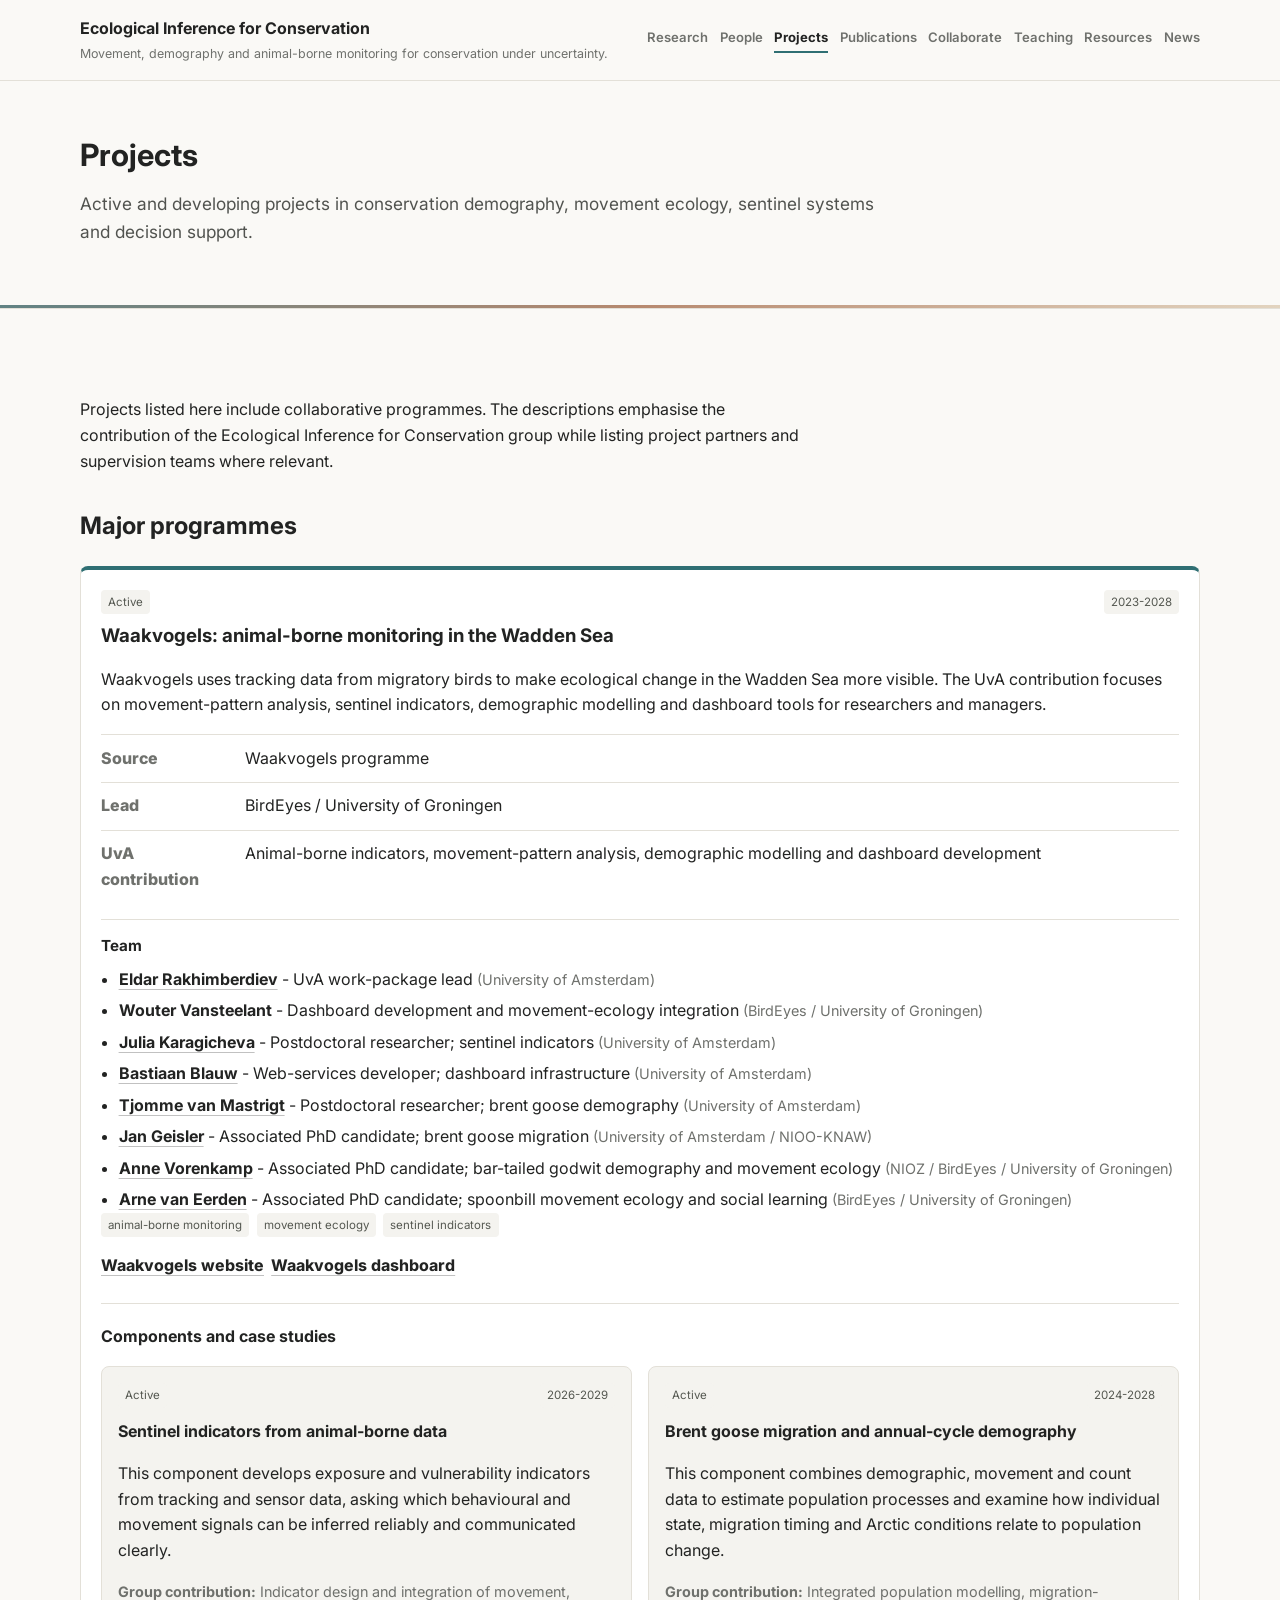
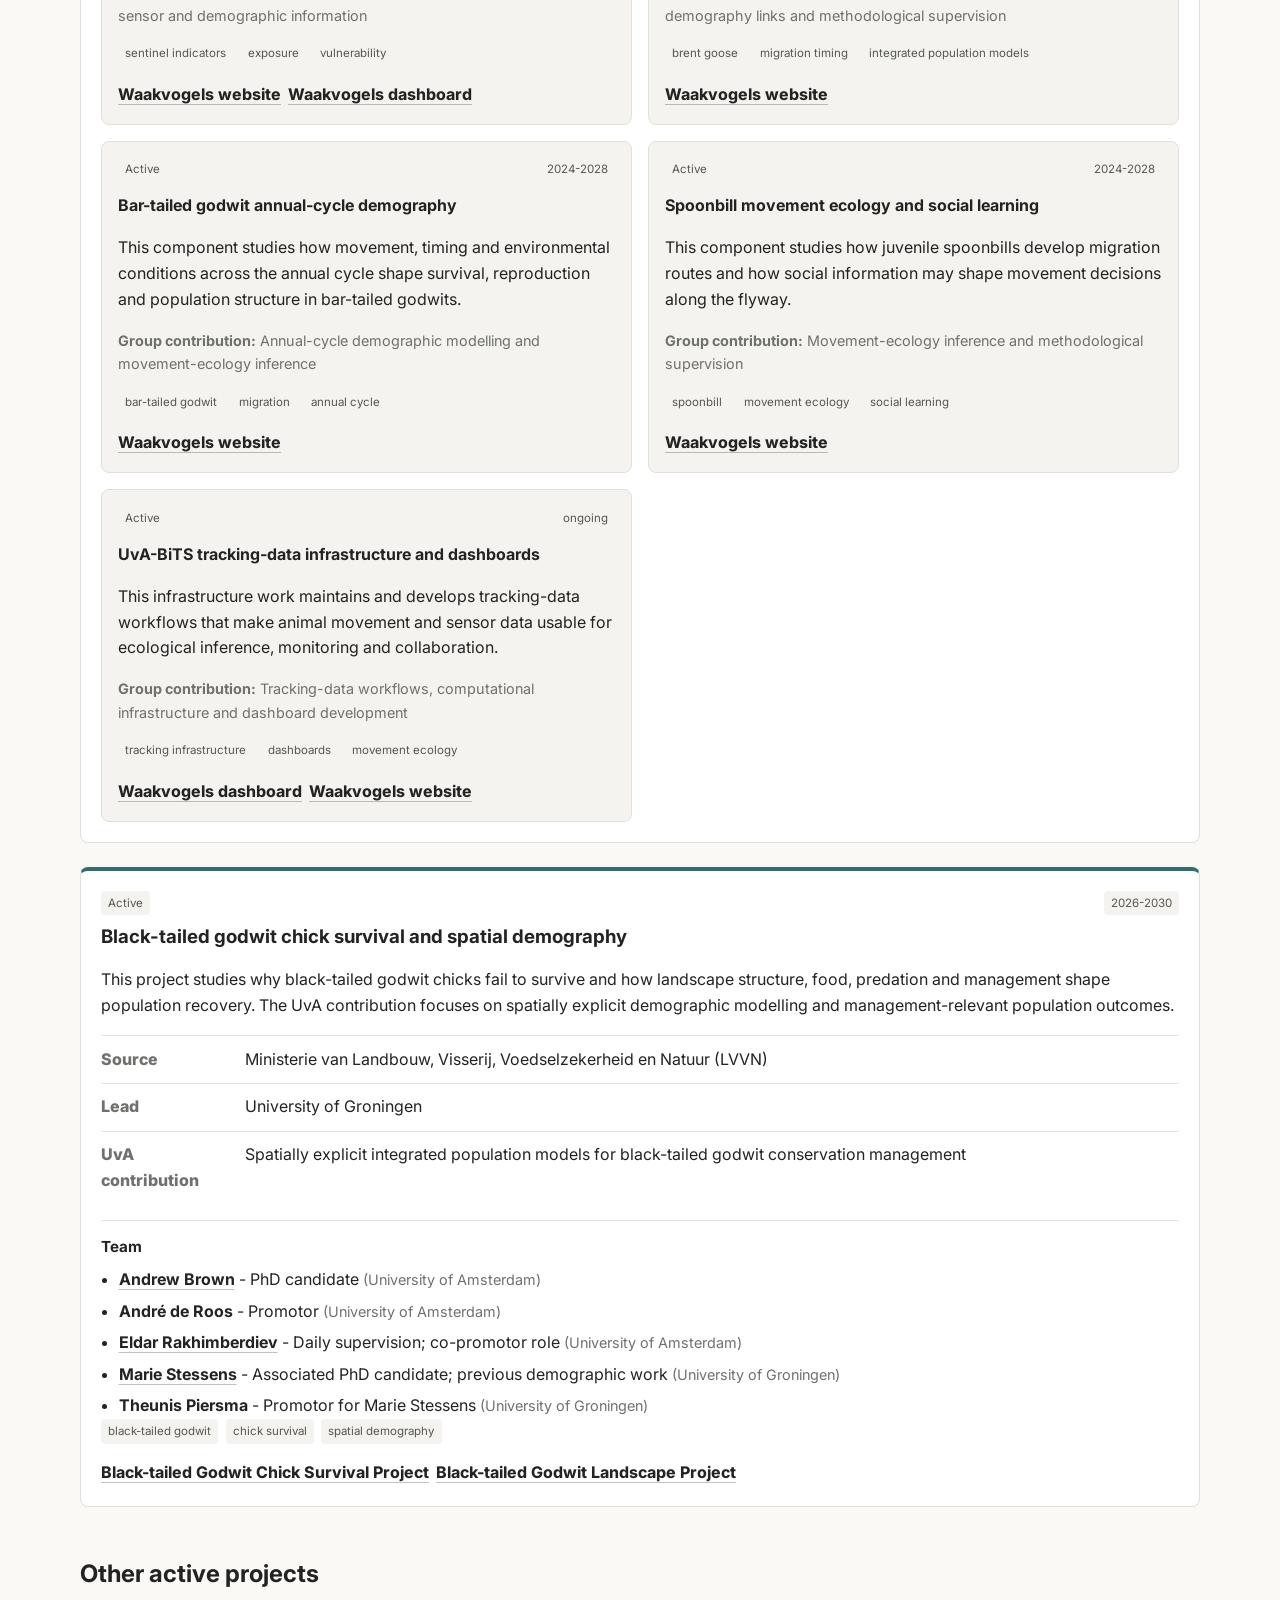
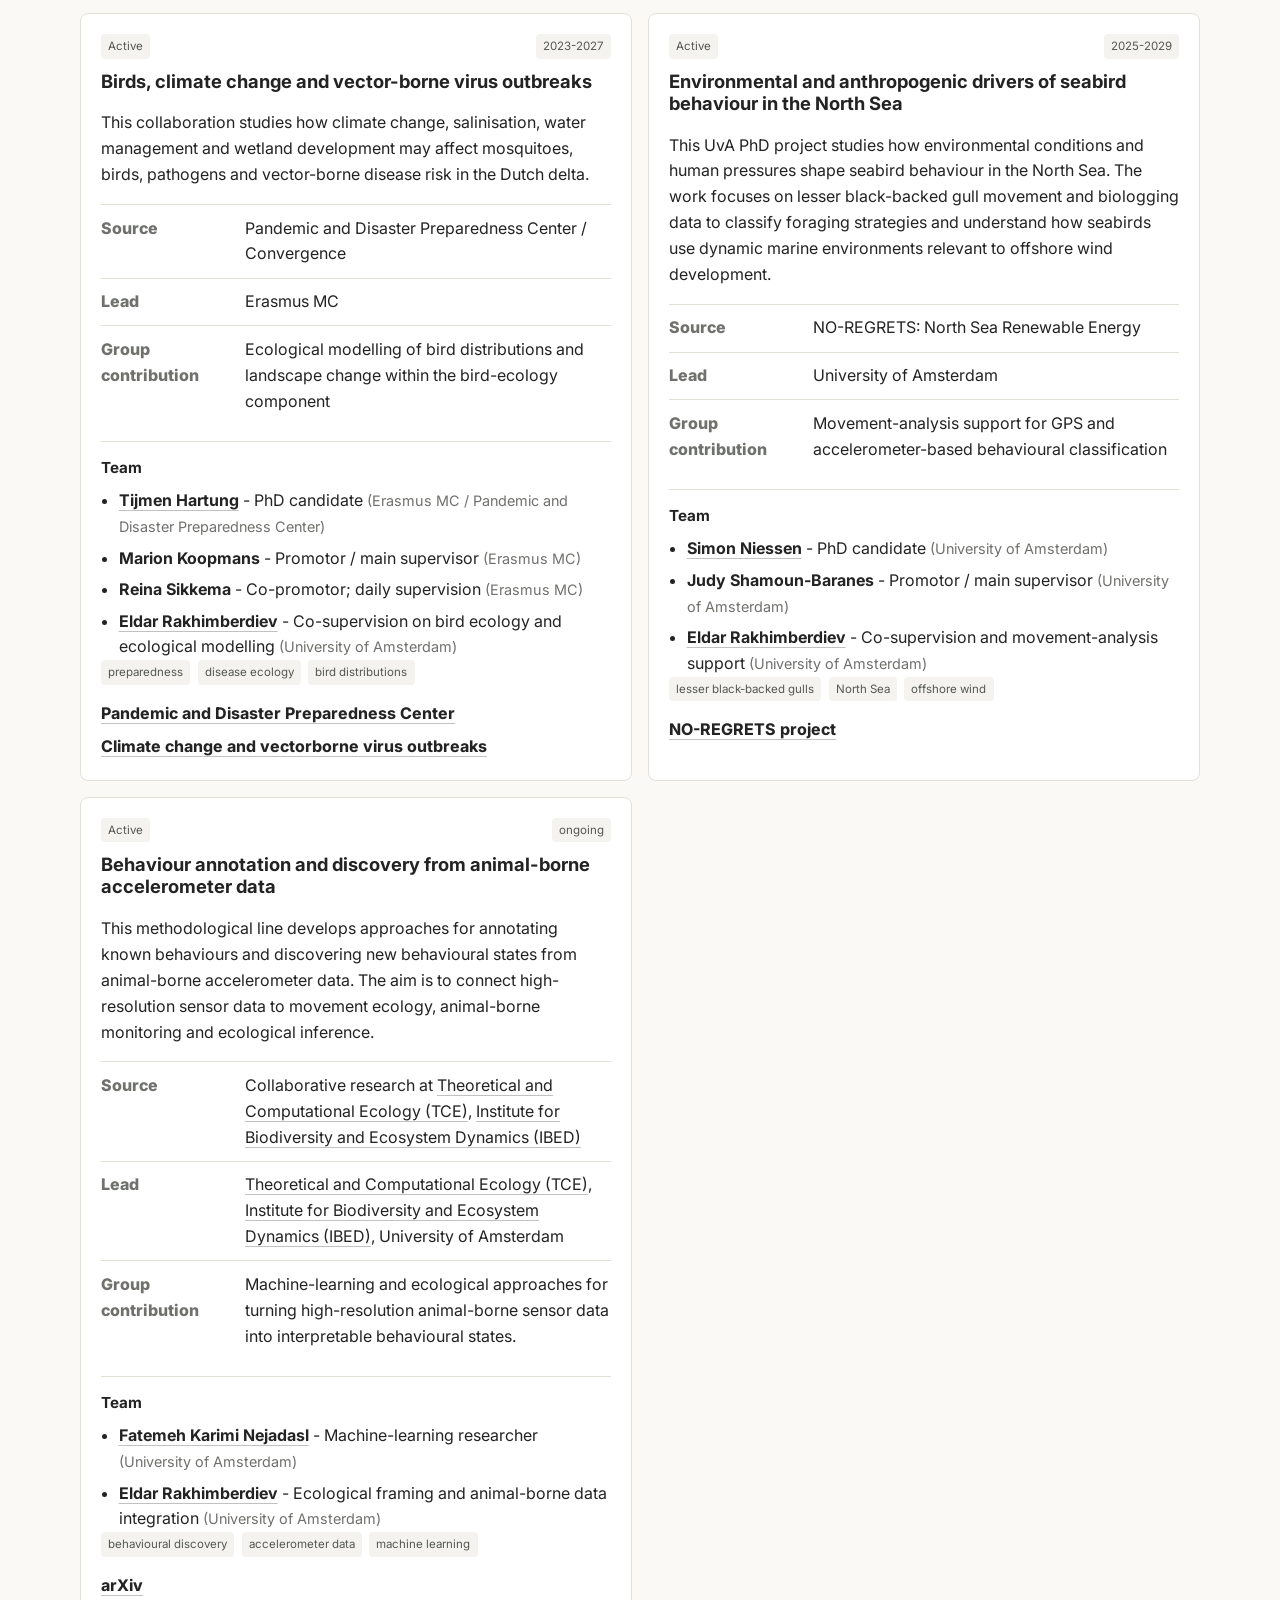
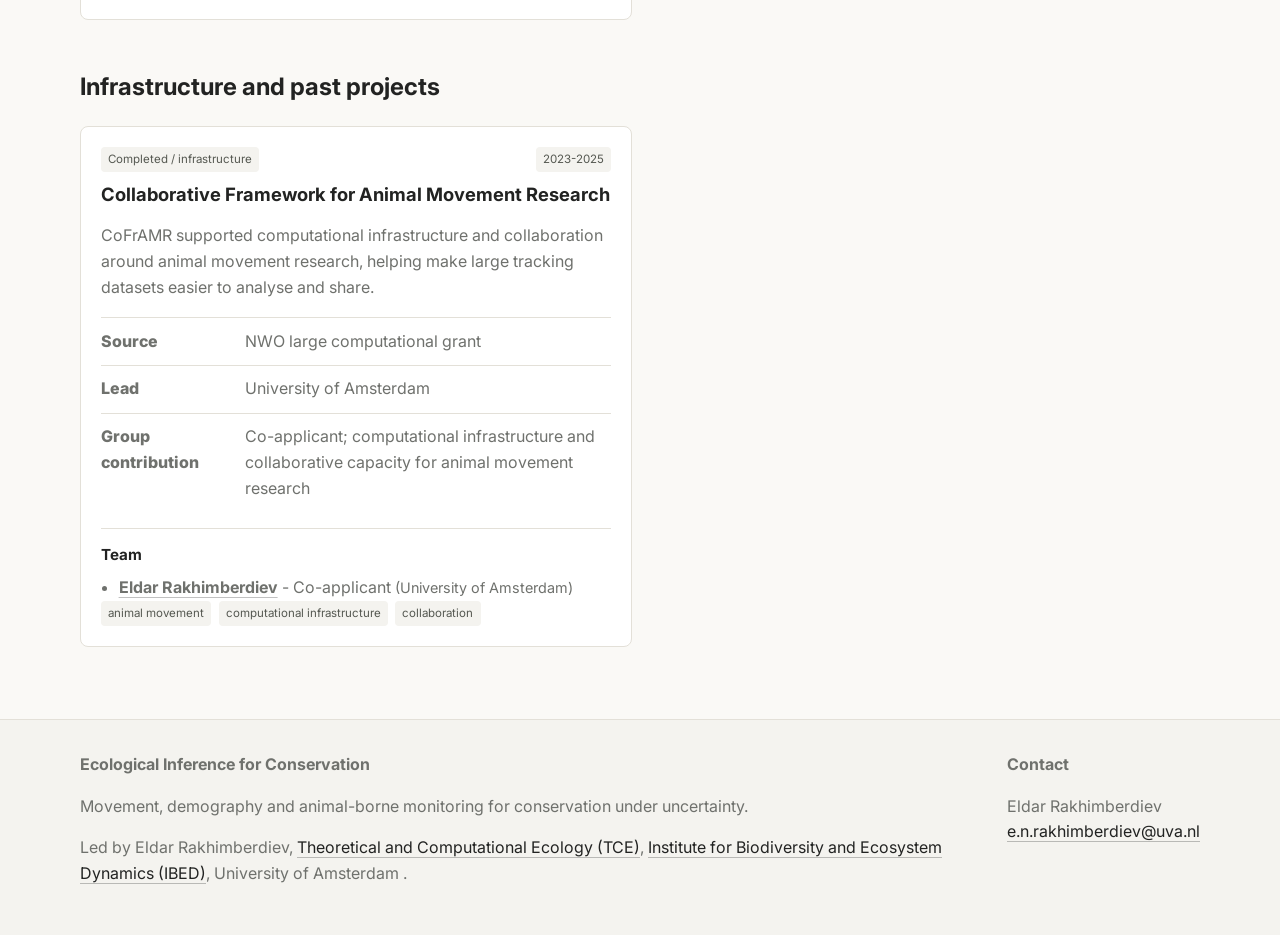
<file: projects/index.html>
<!doctype html><html lang=en><head><meta charset=utf-8><meta name=viewport content="width=device-width,initial-scale=1"><meta name=description content="Active and developing projects in conservation demography, movement ecology, sentinel systems and decision support."><meta property="og:title" content="Projects | Ecological Inference for Conservation"><meta property="og:description" content="Active and developing projects in conservation demography, movement ecology, sentinel systems and decision support."><meta property="og:type" content="article"><meta property="og:url" content="https://eldarrak.github.io/projects/"><meta property="og:site_name" content="Ecological Inference for Conservation"><meta name=twitter:card content="summary"><meta name=twitter:title content="Projects | Ecological Inference for Conservation"><meta name=twitter:description content="Active and developing projects in conservation demography, movement ecology, sentinel systems and decision support."><title>Projects | Ecological Inference for Conservation</title><script async src="https://www.googletagmanager.com/gtag/js?id=G-0YEK9EY102"></script><script>window.dataLayer=window.dataLayer||[];function gtag(){dataLayer.push(arguments)}gtag("js",new Date),gtag("config","G-0YEK9EY102")</script><link rel=preconnect href=https://fonts.googleapis.com><link rel=preconnect href=https://fonts.gstatic.com crossorigin><link rel=stylesheet href="https://fonts.googleapis.com/css2?family=Inter:wght@400;600;700;800&display=swap"><link rel=stylesheet href=/css/main.min.4f01920bee099b48a6aebce2abef21a6672c7e58213ab888b24490ef31b6c400.css></head><body><a class=skip-link href=#main>Skip to content</a><header class=site-header><div class="container nav-shell"><a class=brand href=/ aria-label="Ecological Inference for Conservation home"><span class=brand-title>Ecological Inference for Conservation</span>
<span class=brand-subtitle>Movement, demography and animal-borne monitoring for conservation under uncertainty.</span></a><nav class=site-nav aria-label="Main navigation"><a href=/research/>Research</a>
<a href=/people/>People</a>
<a href=/projects/ aria-current=page>Projects</a>
<a href=/publications/>Publications</a>
<a href=/collaborate/>Collaborate</a>
<a href=/teaching/>Teaching</a>
<a href=/resources/>Resources</a>
<a href=/news/>News</a></nav></div></header><main id=main><section class=page-hero><div class=container><h1>Projects</h1><p class=lead>Active and developing projects in conservation demography, movement ecology, sentinel systems and decision support.</p></div></section><section class=page-body><div class=container><div class="intro-block prose"><p>Projects listed here include collaborative programmes. The descriptions emphasise the contribution of the Ecological Inference for Conservation group while listing project partners and supervision teams where relevant.</p></div><section class=project-section><h2>Major programmes</h2><div class=programme-stack><article class="card project-card programme-card" id=waakvogels><div class=meta-row><span>Active</span>
<span>2023-2028</span></div><h3>Waakvogels: animal-borne monitoring in the Wadden Sea</h3><p>Waakvogels uses tracking data from migratory birds to make ecological change in the Wadden Sea more visible. The UvA contribution focuses on movement-pattern analysis, sentinel indicators, demographic modelling and dashboard tools for researchers and managers.</p><dl class=detail-list><div><dt>Source</dt><dd>Waakvogels programme</dd></div><div><dt>Lead</dt><dd>BirdEyes / University of Groningen</dd></div><div><dt>UvA contribution</dt><dd>Animal-borne indicators, movement-pattern analysis, demographic modelling and dashboard development</dd></div></dl><div class=team-list><h4>Team</h4><ul><li><strong><a href=/people/#eldar-rakhimberdiev>Eldar Rakhimberdiev</a></strong> - UvA work-package lead <span class=small>(University of Amsterdam)</span></li><li><strong>Wouter Vansteelant</strong> - Dashboard development and movement-ecology integration <span class=small>(BirdEyes / University of Groningen)</span></li><li><strong><a href=/people/#julia-karagicheva>Julia Karagicheva</a></strong> - Postdoctoral researcher; sentinel indicators <span class=small>(University of Amsterdam)</span></li><li><strong><a href=/people/#bastiaan-blauw>Bastiaan Blauw</a></strong> - Web-services developer; dashboard infrastructure <span class=small>(University of Amsterdam)</span></li><li><strong><a href=/people/#tjomme-van-mastrigt>Tjomme van Mastrigt</a></strong> - Postdoctoral researcher; brent goose demography <span class=small>(University of Amsterdam)</span></li><li><strong><a href=/people/#jan-geisler>Jan Geisler</a></strong> - Associated PhD candidate; brent goose migration <span class=small>(University of Amsterdam / NIOO-KNAW)</span></li><li><strong><a href=/people/#anne-vorenkamp>Anne Vorenkamp</a></strong> - Associated PhD candidate; bar-tailed godwit demography and movement ecology <span class=small>(NIOZ / BirdEyes / University of Groningen)</span></li><li><strong><a href=/people/#arne-van-eerden>Arne van Eerden</a></strong> - Associated PhD candidate; spoonbill movement ecology and social learning <span class=small>(BirdEyes / University of Groningen)</span></li></ul></div><div class=tag-row><span>animal-borne monitoring</span><span>movement ecology</span><span>sentinel indicators</span></div><div class=link-row><a href=https://www.waakvogels.nl/>Waakvogels website</a><a href=https://dashboard.waakvogels.nl/>Waakvogels dashboard</a></div><div class=nested-projects><h4>Components and case studies</h4><div class="card-grid two"><article class=nested-project id=waakvogels-sentinel-indicators><div class=meta-row><span>Active</span>
<span>2026-2029</span></div><h5>Sentinel indicators from animal-borne data</h5><p>This component develops exposure and vulnerability indicators from tracking and sensor data, asking which behavioural and movement signals can be inferred reliably and communicated clearly.</p><p class=small><strong>Group contribution:</strong> Indicator design and integration of movement, sensor and demographic information</p><div class=tag-row><span>sentinel indicators</span><span>exposure</span><span>vulnerability</span></div><div class=link-row><a href=https://www.waakvogels.nl/>Waakvogels website</a><a href=https://dashboard.waakvogels.nl/>Waakvogels dashboard</a></div></article><article class=nested-project id=brent-goose-ipm><div class=meta-row><span>Active</span>
<span>2024-2028</span></div><h5>Brent goose migration and annual-cycle demography</h5><p>This component combines demographic, movement and count data to estimate population processes and examine how individual state, migration timing and Arctic conditions relate to population change.</p><p class=small><strong>Group contribution:</strong> Integrated population modelling, migration-demography links and methodological supervision</p><div class=tag-row><span>brent goose</span><span>migration timing</span><span>integrated population models</span></div><div class=link-row><a href=https://www.waakvogels.nl/>Waakvogels website</a></div></article><article class=nested-project id=bar-tailed-godwit><div class=meta-row><span>Active</span>
<span>2024-2028</span></div><h5>Bar-tailed godwit annual-cycle demography</h5><p>This component studies how movement, timing and environmental conditions across the annual cycle shape survival, reproduction and population structure in bar-tailed godwits.</p><p class=small><strong>Group contribution:</strong> Annual-cycle demographic modelling and movement-ecology inference</p><div class=tag-row><span>bar-tailed godwit</span><span>migration</span><span>annual cycle</span></div><div class=link-row><a href=https://www.waakvogels.nl/>Waakvogels website</a></div></article><article class=nested-project id=spoonbill-social-learning><div class=meta-row><span>Active</span>
<span>2024-2028</span></div><h5>Spoonbill movement ecology and social learning</h5><p>This component studies how juvenile spoonbills develop migration routes and how social information may shape movement decisions along the flyway.</p><p class=small><strong>Group contribution:</strong> Movement-ecology inference and methodological supervision</p><div class=tag-row><span>spoonbill</span><span>movement ecology</span><span>social learning</span></div><div class=link-row><a href=https://www.waakvogels.nl/>Waakvogels website</a></div></article><article class=nested-project id=uva-bits><div class=meta-row><span>Active</span>
<span>ongoing</span></div><h5>UvA-BiTS tracking-data infrastructure and dashboards</h5><p>This infrastructure work maintains and develops tracking-data workflows that make animal movement and sensor data usable for ecological inference, monitoring and collaboration.</p><p class=small><strong>Group contribution:</strong> Tracking-data workflows, computational infrastructure and dashboard development</p><div class=tag-row><span>tracking infrastructure</span><span>dashboards</span><span>movement ecology</span></div><div class=link-row><a href=https://dashboard.waakvogels.nl/>Waakvogels dashboard</a><a href=https://www.waakvogels.nl/>Waakvogels website</a></div></article></div></div></article><article class="card project-card programme-card" id=gkl><div class=meta-row><span>Active</span>
<span>2026-2030</span></div><h3>Black-tailed godwit chick survival and spatial demography</h3><p>This project studies why black-tailed godwit chicks fail to survive and how landscape structure, food, predation and management shape population recovery. The UvA contribution focuses on spatially explicit demographic modelling and management-relevant population outcomes.</p><dl class=detail-list><div><dt>Source</dt><dd>Ministerie van Landbouw, Visserij, Voedselzekerheid en Natuur (LVVN)</dd></div><div><dt>Lead</dt><dd>University of Groningen</dd></div><div><dt>UvA contribution</dt><dd>Spatially explicit integrated population models for black-tailed godwit conservation management</dd></div></dl><div class=team-list><h4>Team</h4><ul><li><strong><a href=/people/#andrew-brown>Andrew Brown</a></strong> - PhD candidate <span class=small>(University of Amsterdam)</span></li><li><strong>André de Roos</strong> - Promotor <span class=small>(University of Amsterdam)</span></li><li><strong><a href=/people/#eldar-rakhimberdiev>Eldar Rakhimberdiev</a></strong> - Daily supervision; co-promotor role <span class=small>(University of Amsterdam)</span></li><li><strong><a href=/people/#marie-stessens>Marie Stessens</a></strong> - Associated PhD candidate; previous demographic work <span class=small>(University of Groningen)</span></li><li><strong>Theunis Piersma</strong> - Promotor for Marie Stessens <span class=small>(University of Groningen)</span></li></ul></div><div class=tag-row><span>black-tailed godwit</span><span>chick survival</span><span>spatial demography</span></div><div class=link-row><a href=https://www.rug.nl/research/gelifes/ceg/_piersma/chick-survival>Black-tailed Godwit Chick Survival Project</a><a href=https://www.rug.nl/research/gelifes/ceg/_piersma/meadowbird-ecology>Black-tailed Godwit Landscape Project</a></div></article></div></section><section class=project-section><h2>Other active projects</h2><div class="card-grid two small-project-grid"><article class="card project-card compact-project" id=vector-borne-disease><div class=meta-row><span>Active</span>
<span>2023-2027</span></div><h3>Birds, climate change and vector-borne virus outbreaks</h3><p>This collaboration studies how climate change, salinisation, water management and wetland development may affect mosquitoes, birds, pathogens and vector-borne disease risk in the Dutch delta.</p><dl class=detail-list><div><dt>Source</dt><dd>Pandemic and Disaster Preparedness Center / Convergence</dd></div><div><dt>Lead</dt><dd>Erasmus MC</dd></div><div><dt>Group contribution</dt><dd>Ecological modelling of bird distributions and landscape change within the bird-ecology component</dd></div></dl><div class=team-list><h4>Team</h4><ul><li><strong><a href=/people/#tijmen-hartung>Tijmen Hartung</a></strong> - PhD candidate <span class=small>(Erasmus MC / Pandemic and Disaster Preparedness Center)</span></li><li><strong>Marion Koopmans</strong> - Promotor / main supervisor <span class=small>(Erasmus MC)</span></li><li><strong>Reina Sikkema</strong> - Co-promotor; daily supervision <span class=small>(Erasmus MC)</span></li><li><strong><a href=/people/#eldar-rakhimberdiev>Eldar Rakhimberdiev</a></strong> - Co-supervision on bird ecology and ecological modelling <span class=small>(University of Amsterdam)</span></li></ul></div><div class=tag-row><span>preparedness</span><span>disease ecology</span><span>bird distributions</span></div><div class=link-row><a href=https://convergence.nl/pandemic-disaster-preparedness-center/>Pandemic and Disaster Preparedness Center</a><a href=https://convergence.nl/pandemic-disaster-preparedness-center/research/climate-change-and-vectorborne-virus-outbreaks/>Climate change and vectorborne virus outbreaks</a></div></article><article class="card project-card compact-project" id=seabird-behaviour-north-sea><div class=meta-row><span>Active</span>
<span>2025-2029</span></div><h3>Environmental and anthropogenic drivers of seabird behaviour in the North Sea</h3><p>This UvA PhD project studies how environmental conditions and human pressures shape seabird behaviour in the North Sea. The work focuses on lesser black-backed gull movement and biologging data to classify foraging strategies and understand how seabirds use dynamic marine environments relevant to offshore wind development.</p><dl class=detail-list><div><dt>Source</dt><dd>NO-REGRETS: North Sea Renewable Energy</dd></div><div><dt>Lead</dt><dd>University of Amsterdam</dd></div><div><dt>Group contribution</dt><dd>Movement-analysis support for GPS and accelerometer-based behavioural classification</dd></div></dl><div class=team-list><h4>Team</h4><ul><li><strong><a href=/people/#simon-niessen>Simon Niessen</a></strong> - PhD candidate <span class=small>(University of Amsterdam)</span></li><li><strong>Judy Shamoun-Baranes</strong> - Promotor / main supervisor <span class=small>(University of Amsterdam)</span></li><li><strong><a href=/people/#eldar-rakhimberdiev>Eldar Rakhimberdiev</a></strong> - Co-supervision and movement-analysis support <span class=small>(University of Amsterdam)</span></li></ul></div><div class=tag-row><span>lesser black-backed gulls</span><span>North Sea</span><span>offshore wind</span></div><div class=link-row><a href=https://www.noregretsproject.nl/>NO-REGRETS project</a></div></article><article class="card project-card compact-project" id=behaviour-annotation-accelerometry><div class=meta-row><span>Active</span>
<span>ongoing</span></div><h3>Behaviour annotation and discovery from animal-borne accelerometer data</h3><p>This methodological line develops approaches for annotating known behaviours and discovering new behavioural states from animal-borne accelerometer data. The aim is to connect high-resolution sensor data to movement ecology, animal-borne monitoring and ecological inference.</p><dl class=detail-list><div><dt>Source</dt><dd>Collaborative research at <a href=https://ibed.uva.nl/content/research-departments/theoretical-and-computational-ecology/theoretical-and-computational-ecology.html>Theoretical and Computational Ecology (TCE)</a>, <a href=https://ibed.uva.nl/>Institute for Biodiversity and Ecosystem Dynamics (IBED)</a></dd></div><div><dt>Lead</dt><dd><a href=https://ibed.uva.nl/content/research-departments/theoretical-and-computational-ecology/theoretical-and-computational-ecology.html>Theoretical and Computational Ecology (TCE)</a>, <a href=https://ibed.uva.nl/>Institute for Biodiversity and Ecosystem Dynamics (IBED)</a>, University of Amsterdam</dd></div><div><dt>Group contribution</dt><dd>Machine-learning and ecological approaches for turning high-resolution animal-borne sensor data into interpretable behavioural states.</dd></div></dl><div class=team-list><h4>Team</h4><ul><li><strong><a href=/people/#fatemeh-karimi-nejadasl>Fatemeh Karimi Nejadasl</a></strong> - Machine-learning researcher <span class=small>(University of Amsterdam)</span></li><li><strong><a href=/people/#eldar-rakhimberdiev>Eldar Rakhimberdiev</a></strong> - Ecological framing and animal-borne data integration <span class=small>(University of Amsterdam)</span></li></ul></div><div class=tag-row><span>behavioural discovery</span><span>accelerometer data</span><span>machine learning</span></div><div class=link-row><a href=https://arxiv.org/abs/2602.02618>arXiv</a></div></article></div></section><section class="project-section archive-section"><h2>Infrastructure and past projects</h2><div class="card-grid two small-project-grid"><article class="card project-card compact-project" id=coframr><div class=meta-row><span>Completed / infrastructure</span>
<span>2023-2025</span></div><h3>Collaborative Framework for Animal Movement Research</h3><p>CoFrAMR supported computational infrastructure and collaboration around animal movement research, helping make large tracking datasets easier to analyse and share.</p><dl class=detail-list><div><dt>Source</dt><dd>NWO large computational grant</dd></div><div><dt>Lead</dt><dd>University of Amsterdam</dd></div><div><dt>Group contribution</dt><dd>Co-applicant; computational infrastructure and collaborative capacity for animal movement research</dd></div></dl><div class=team-list><h4>Team</h4><ul><li><strong><a href=/people/#eldar-rakhimberdiev>Eldar Rakhimberdiev</a></strong> - Co-applicant <span class=small>(University of Amsterdam)</span></li></ul></div><div class=tag-row><span>animal movement</span><span>computational infrastructure</span><span>collaboration</span></div></article></div></section></div></section></main><footer class=site-footer><div class="container footer-grid"><div><strong>Ecological Inference for Conservation</strong><p>Movement, demography and animal-borne monitoring for conservation under uncertainty.</p><p>Led by Eldar Rakhimberdiev, <a href=https://ibed.uva.nl/content/research-departments/theoretical-and-computational-ecology/theoretical-and-computational-ecology.html>Theoretical and Computational Ecology (TCE)</a>, <a href=https://ibed.uva.nl/>Institute for Biodiversity and Ecosystem Dynamics (IBED)</a>, University of Amsterdam
.</p></div><div><strong>Contact</strong><p>Eldar Rakhimberdiev<br><a href=mailto:e.n.rakhimberdiev@uva.nl>e.n.rakhimberdiev@uva.nl</a></p></div></div></footer></body></html>
</file>
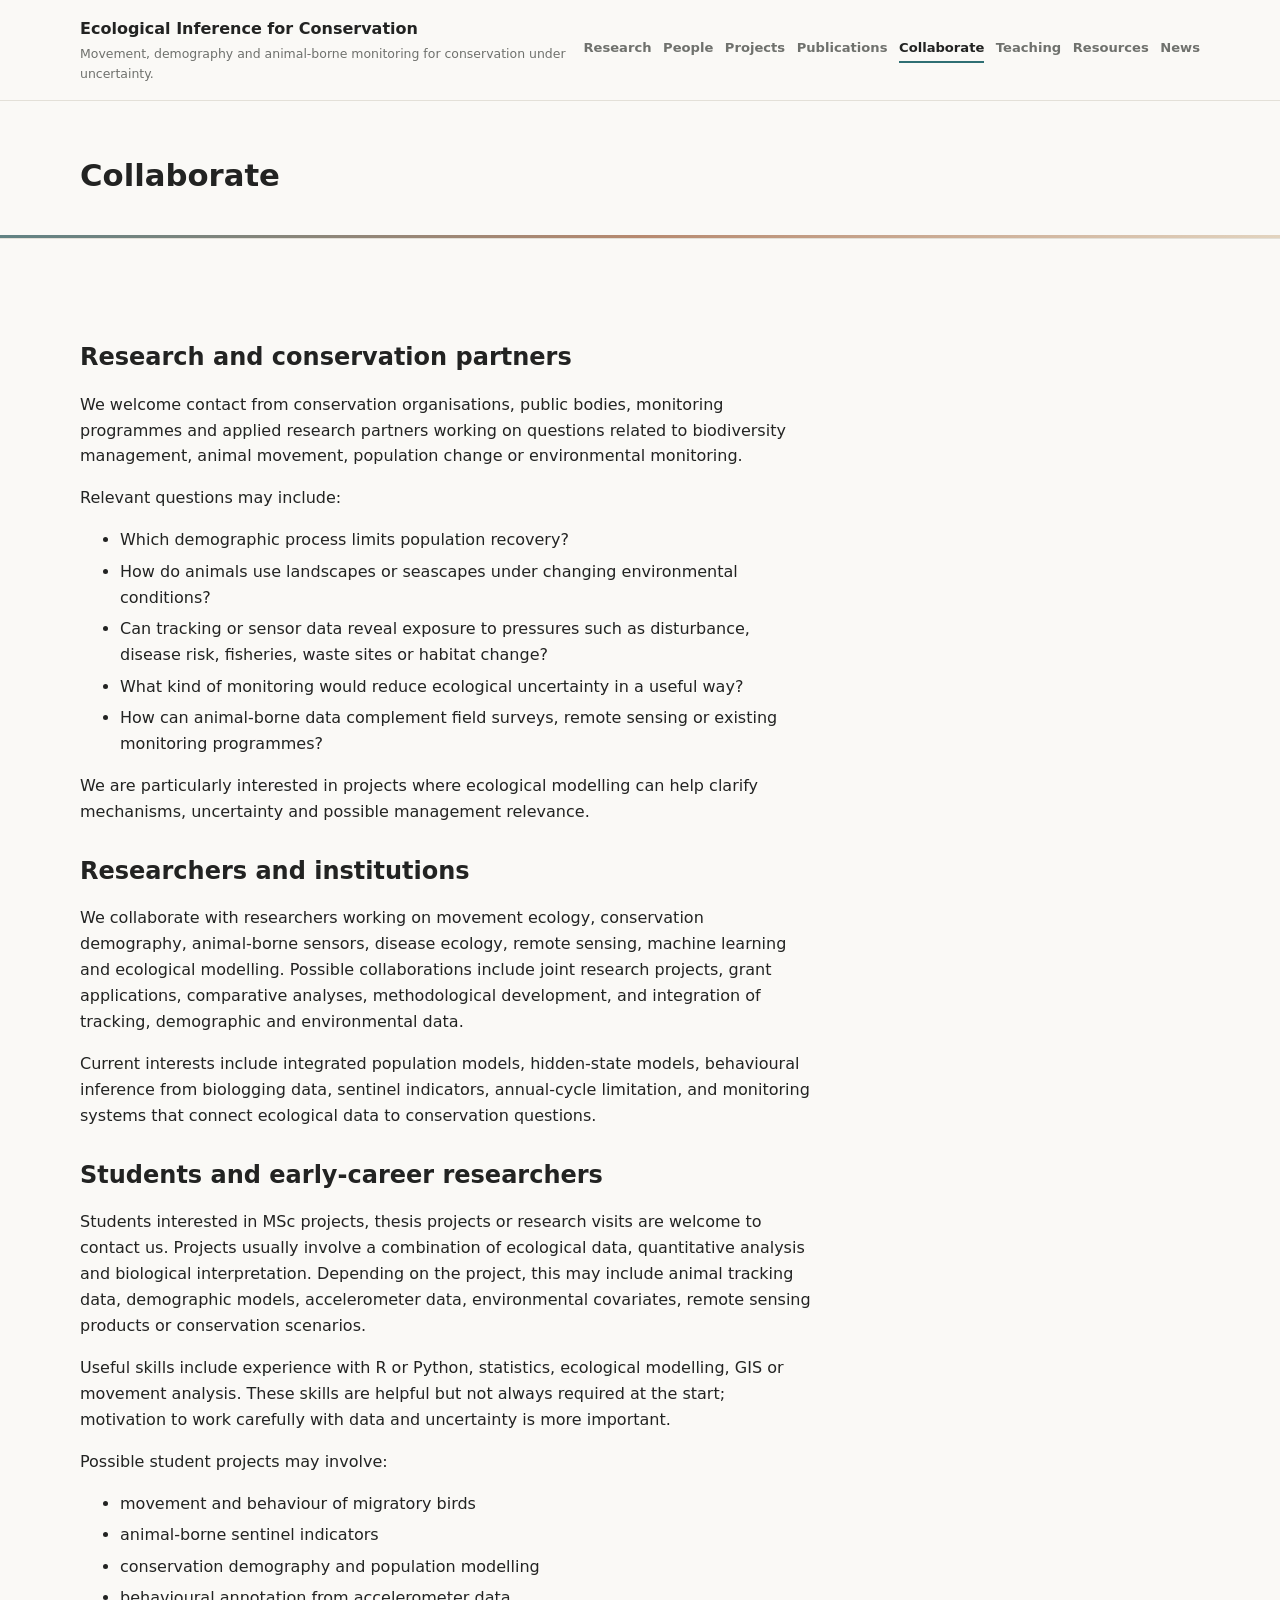
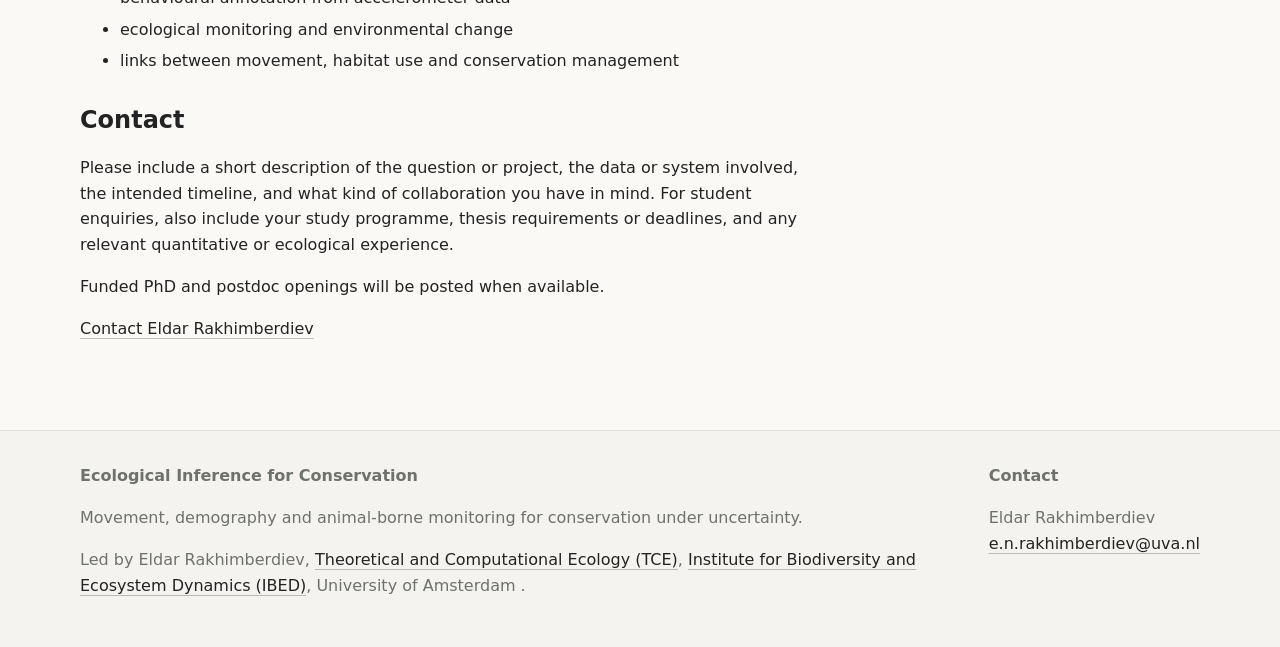
<file: prospective-students/index.html>
<!doctype html><html lang=en-US><head><title>https://eldarrak.github.io/collaborate/</title><link rel=canonical href=https://eldarrak.github.io/collaborate/><meta charset=utf-8><meta http-equiv=refresh content="0; url=https://eldarrak.github.io/collaborate/"></head></html>
</file>
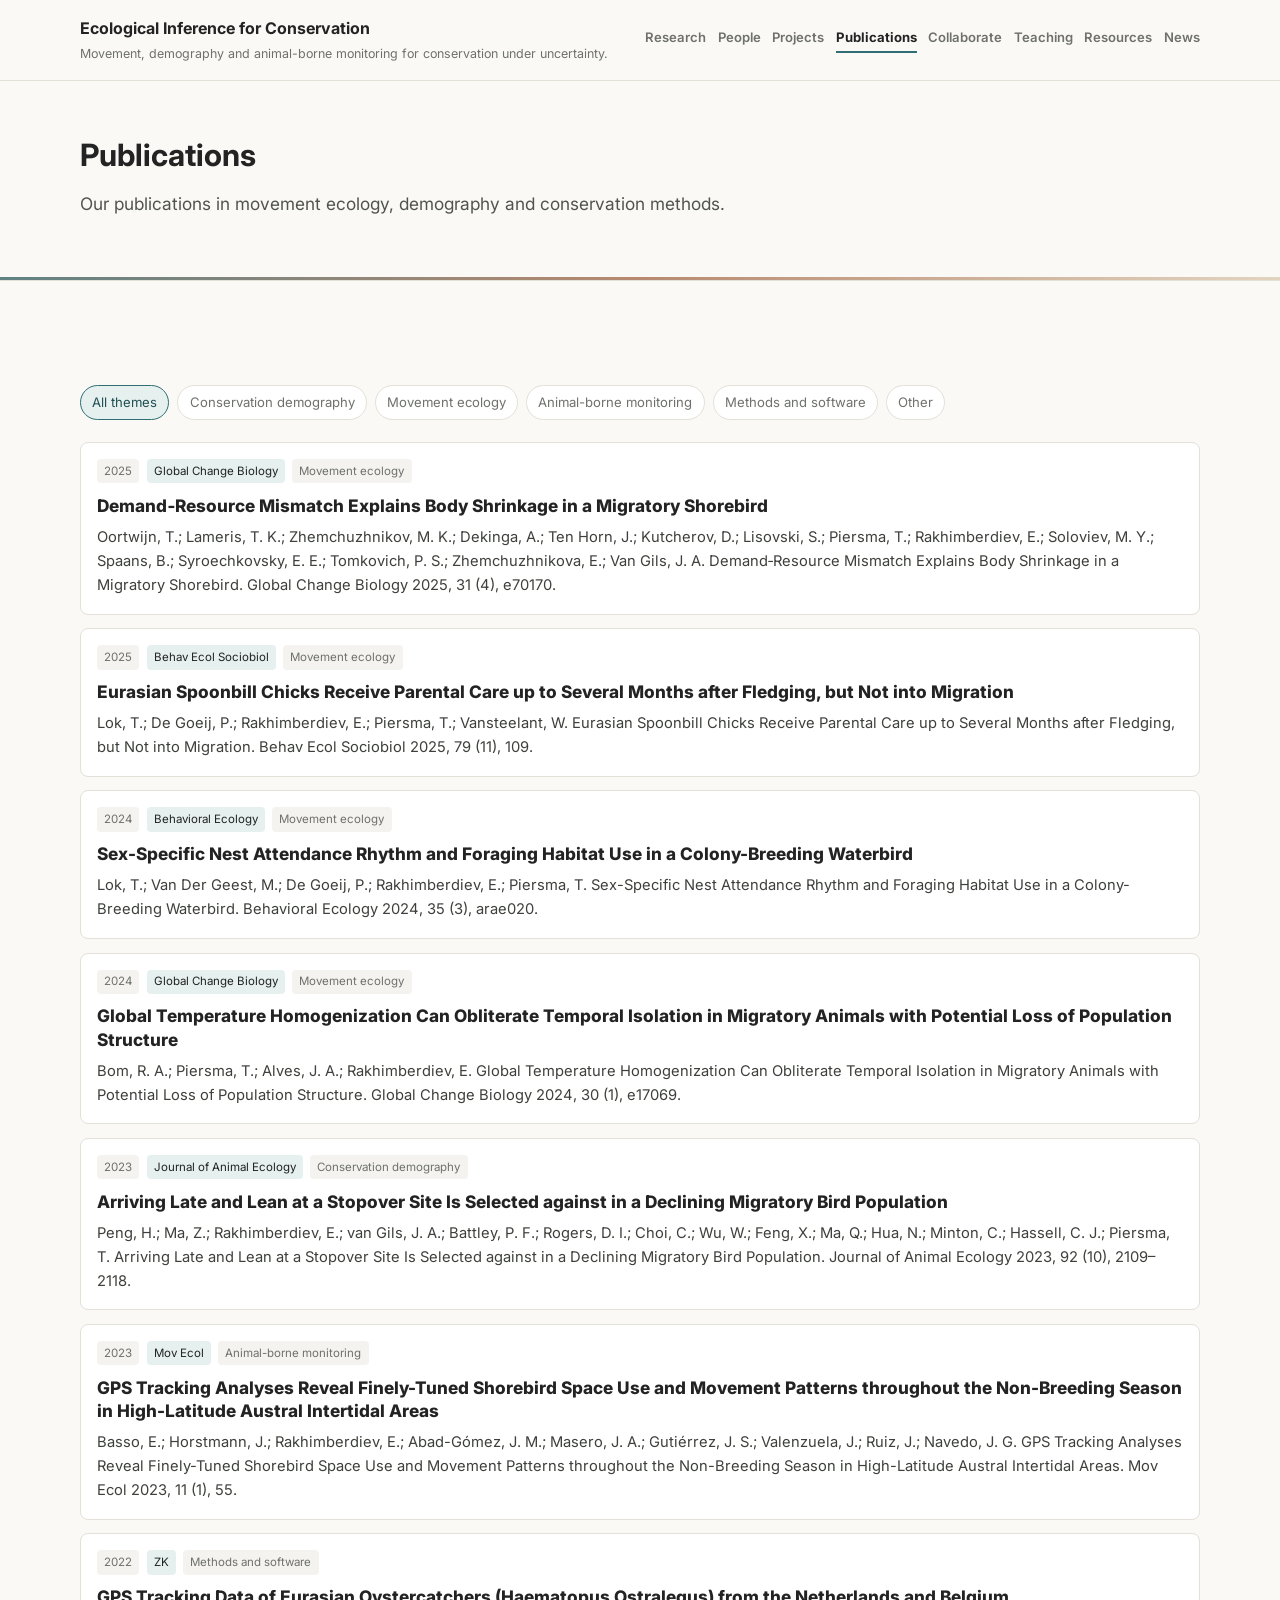
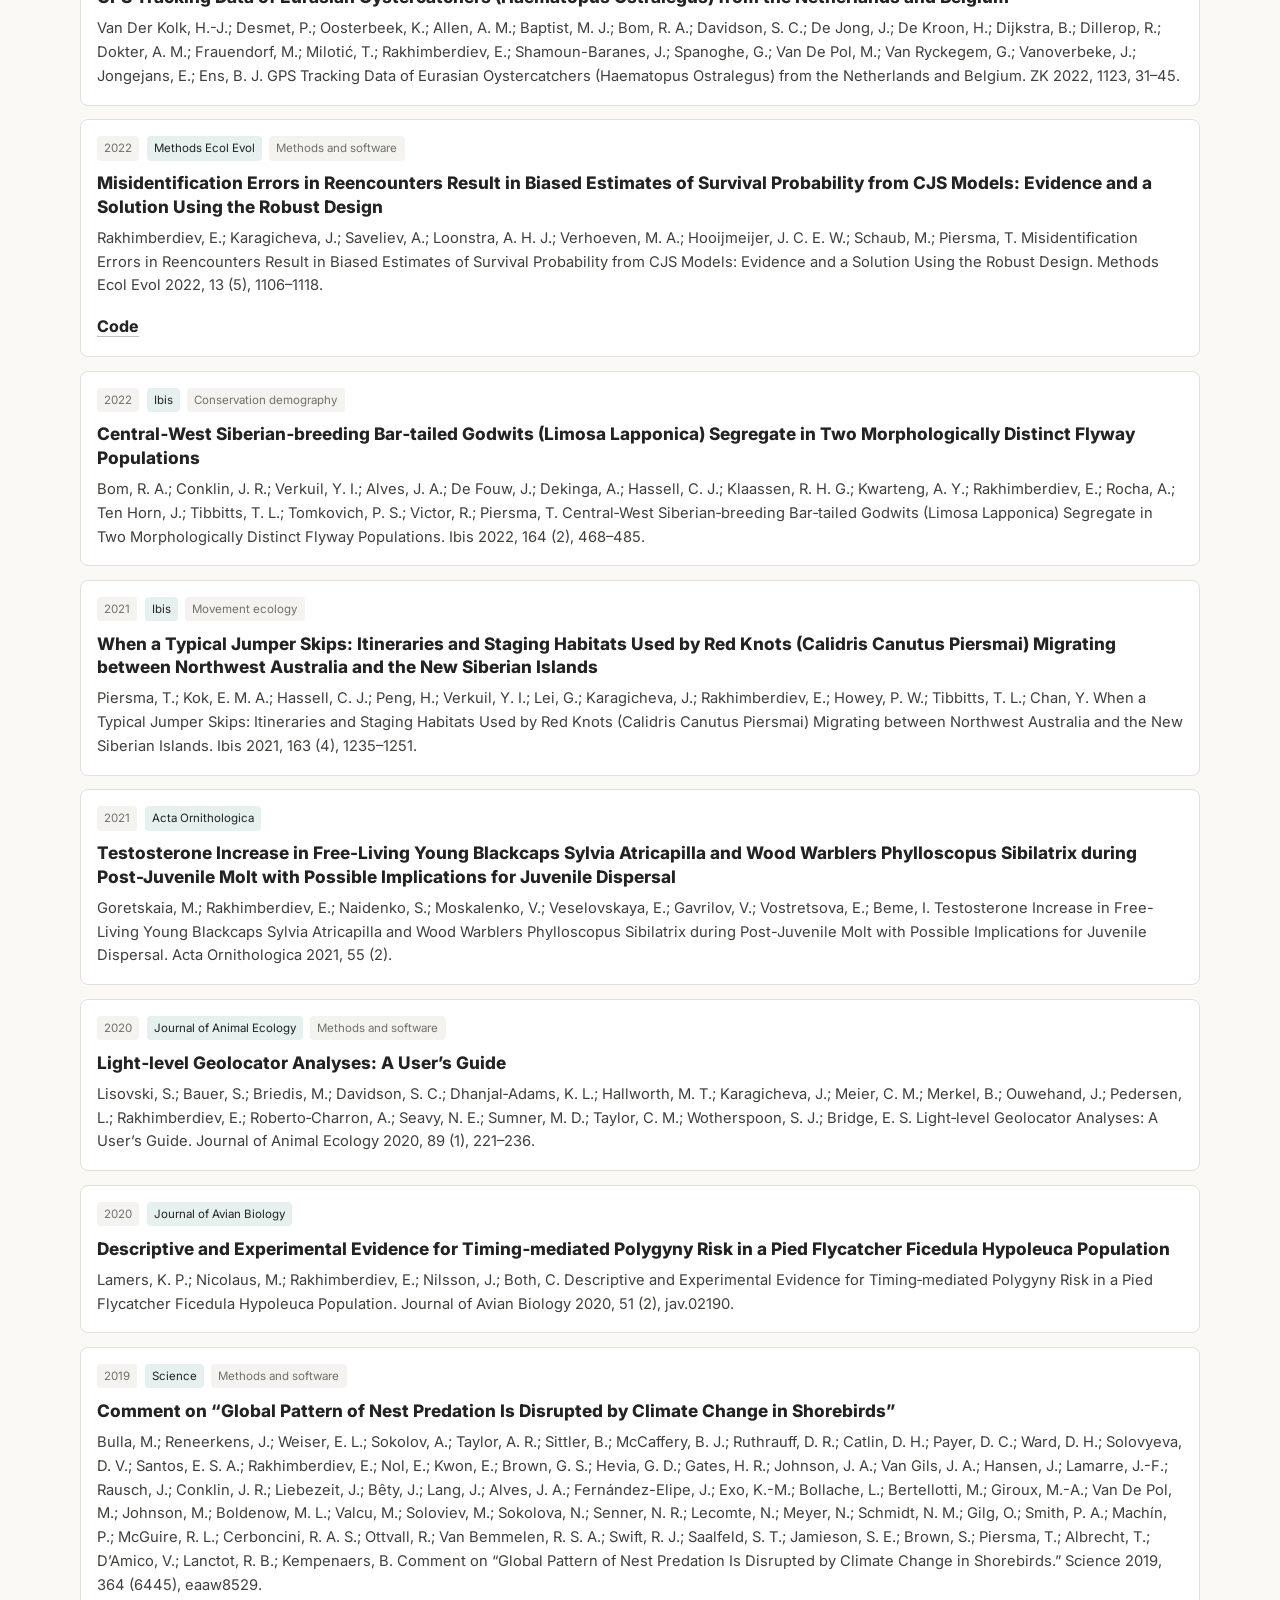
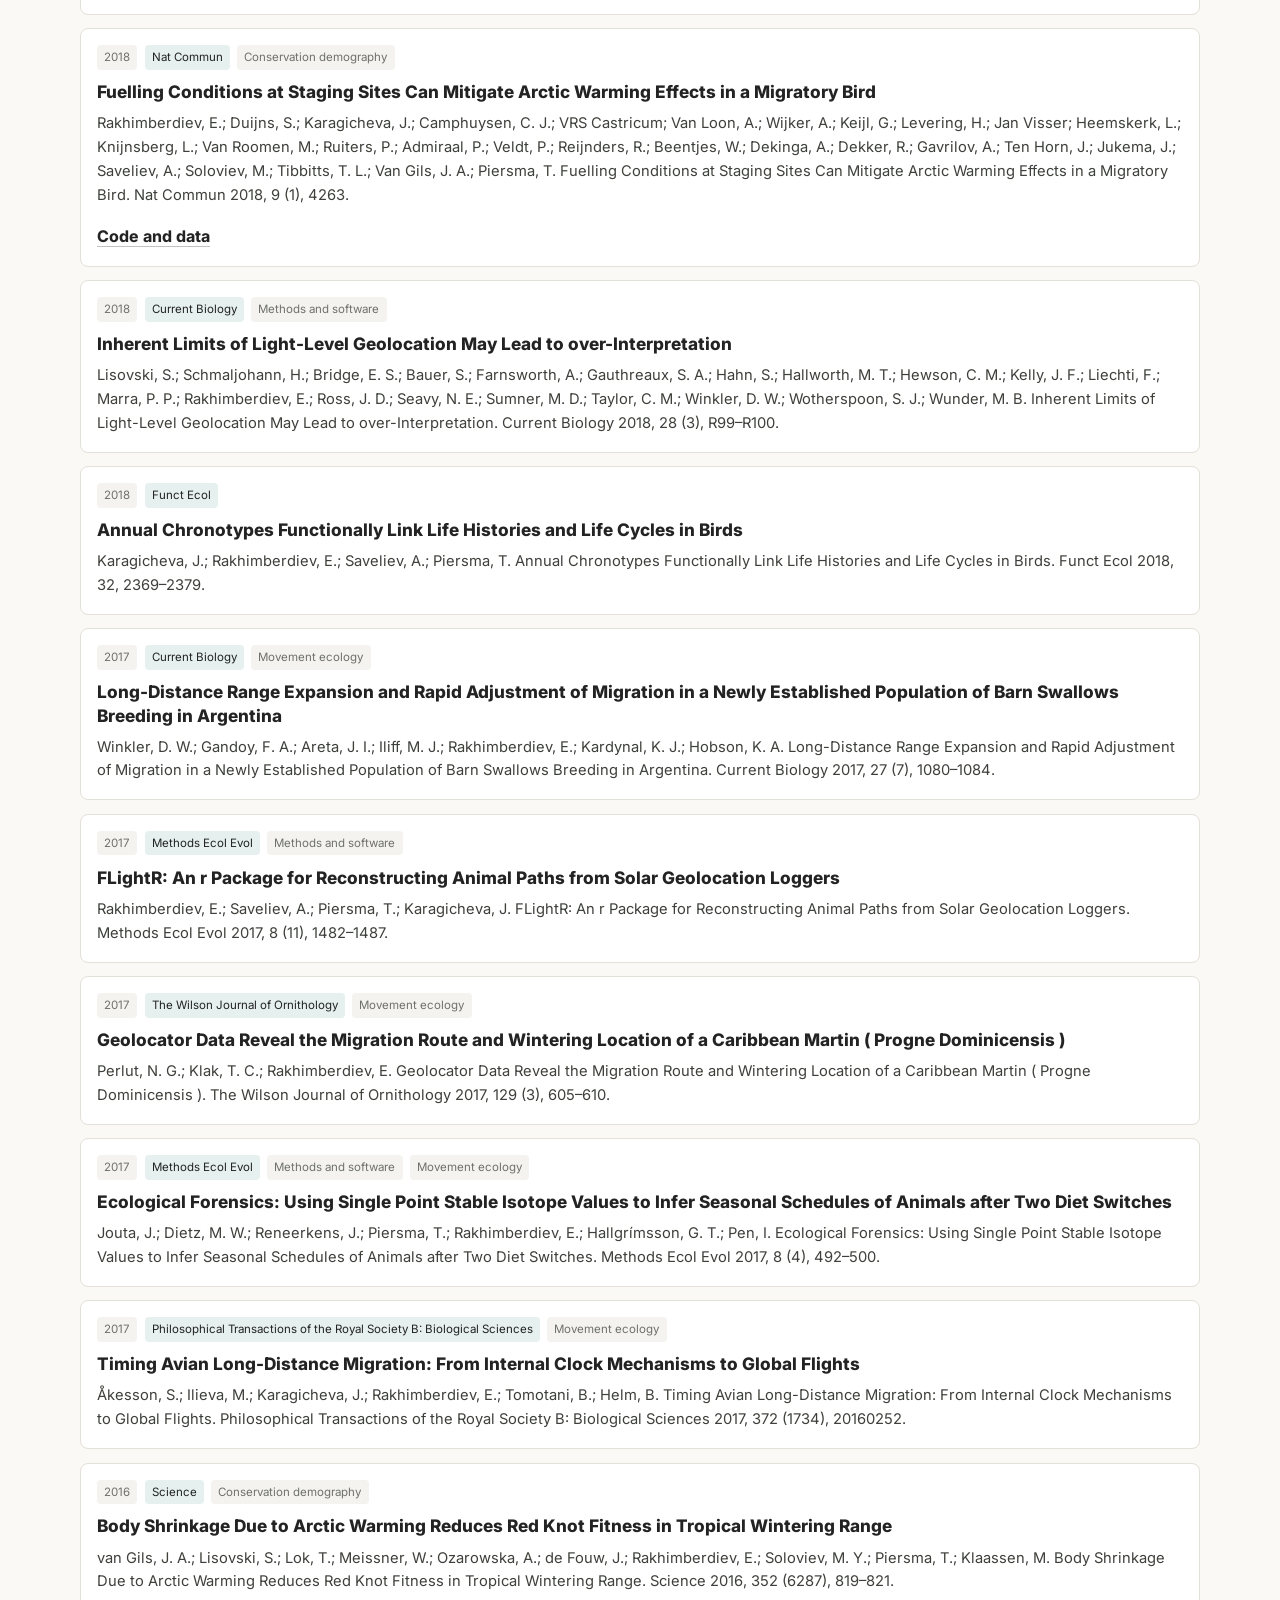
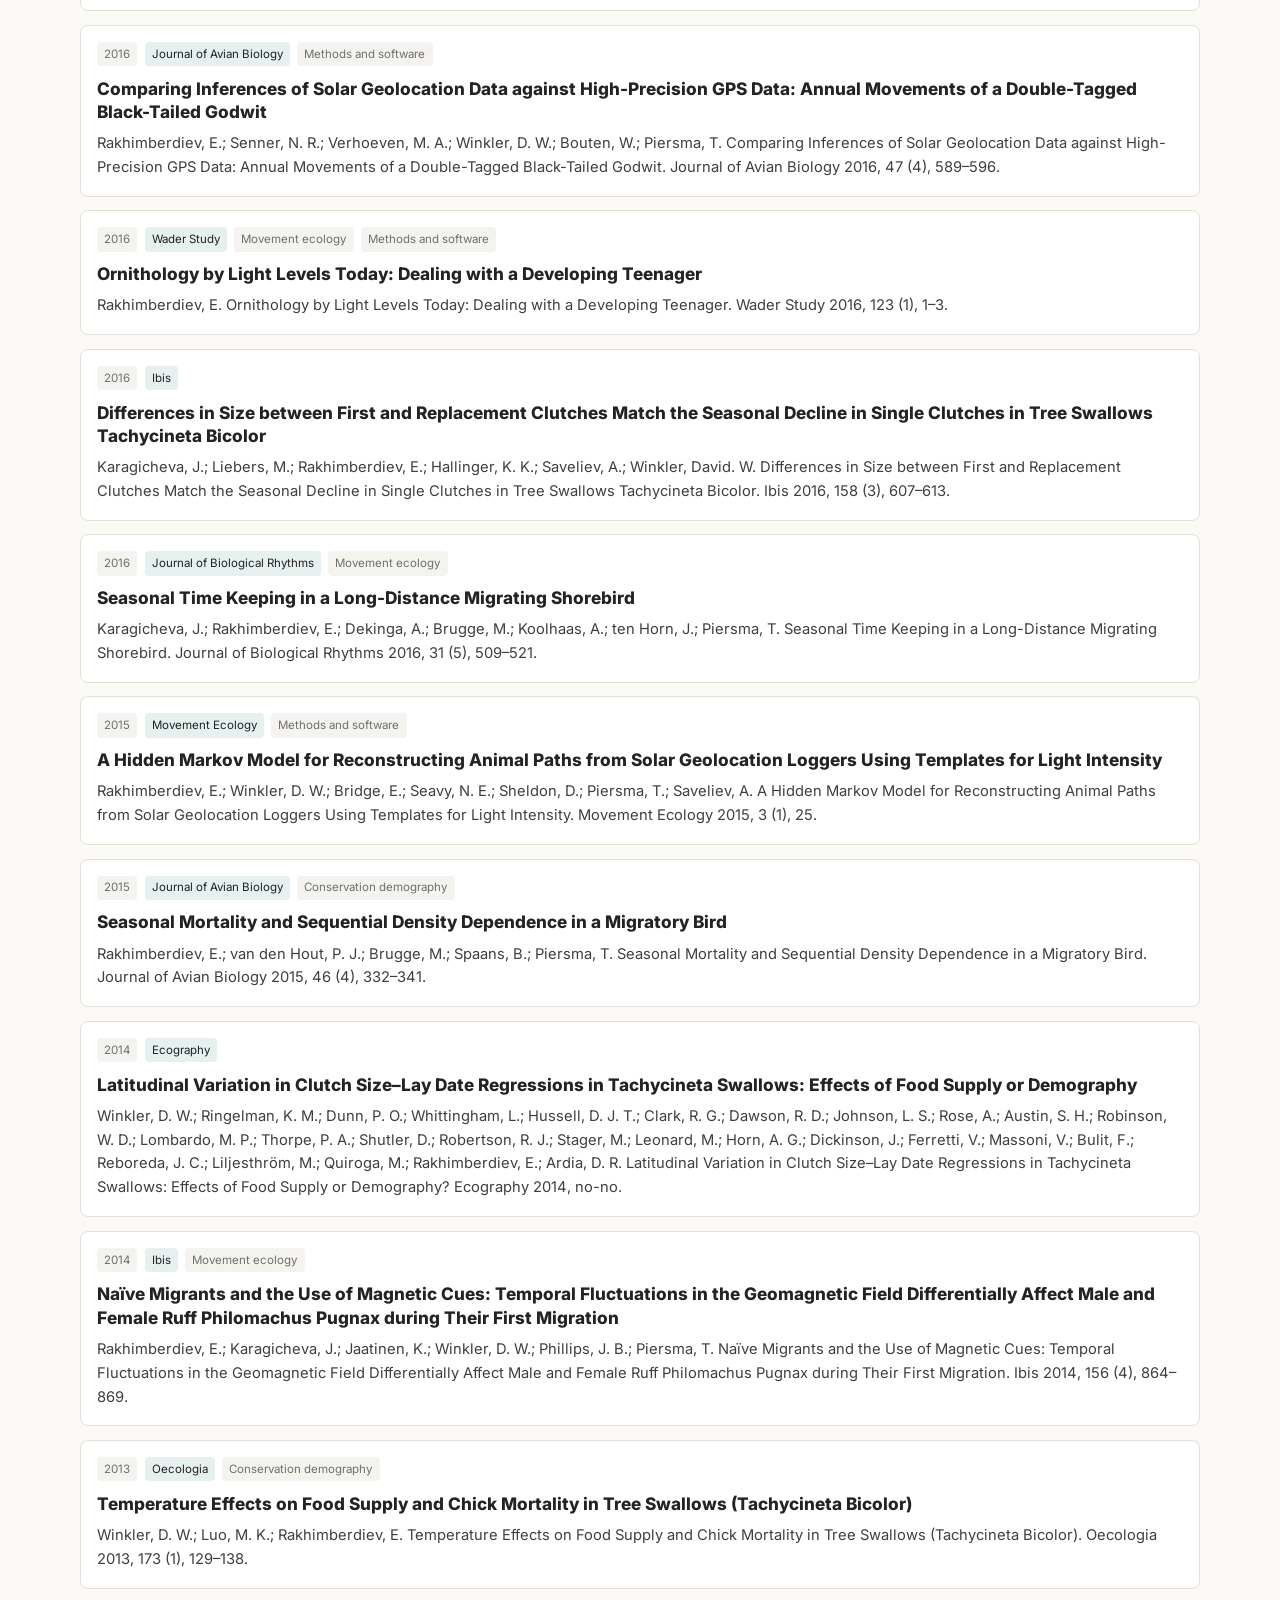
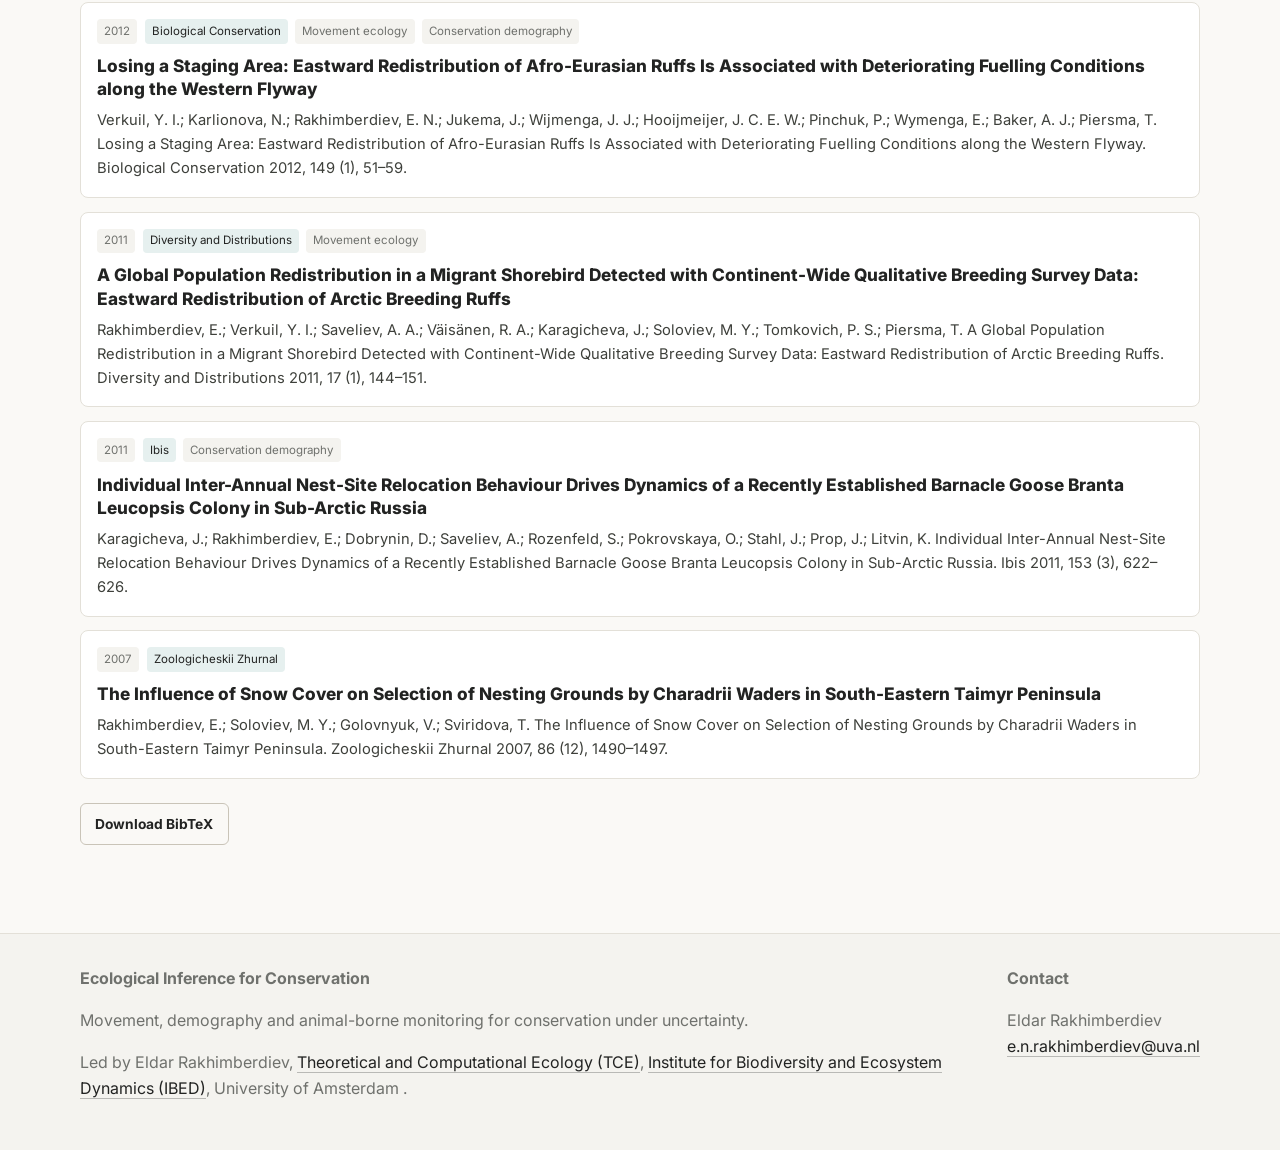
<file: publications/index.html>
<!doctype html><html lang=en><head><meta charset=utf-8><meta name=viewport content="width=device-width,initial-scale=1"><meta name=description content="Our publications in movement ecology, demography and conservation methods."><meta property="og:title" content="Publications | Ecological Inference for Conservation"><meta property="og:description" content="Our publications in movement ecology, demography and conservation methods."><meta property="og:type" content="article"><meta property="og:url" content="https://eldarrak.github.io/publications/"><meta property="og:site_name" content="Ecological Inference for Conservation"><meta name=twitter:card content="summary"><meta name=twitter:title content="Publications | Ecological Inference for Conservation"><meta name=twitter:description content="Our publications in movement ecology, demography and conservation methods."><title>Publications | Ecological Inference for Conservation</title><script async src="https://www.googletagmanager.com/gtag/js?id=G-0YEK9EY102"></script><script>window.dataLayer=window.dataLayer||[];function gtag(){dataLayer.push(arguments)}gtag("js",new Date),gtag("config","G-0YEK9EY102")</script><link rel=preconnect href=https://fonts.googleapis.com><link rel=preconnect href=https://fonts.gstatic.com crossorigin><link rel=stylesheet href="https://fonts.googleapis.com/css2?family=Inter:wght@400;600;700;800&display=swap"><link rel=stylesheet href=/css/main.min.4f01920bee099b48a6aebce2abef21a6672c7e58213ab888b24490ef31b6c400.css></head><body><a class=skip-link href=#main>Skip to content</a><header class=site-header><div class="container nav-shell"><a class=brand href=/ aria-label="Ecological Inference for Conservation home"><span class=brand-title>Ecological Inference for Conservation</span>
<span class=brand-subtitle>Movement, demography and animal-borne monitoring for conservation under uncertainty.</span></a><nav class=site-nav aria-label="Main navigation"><a href=/research/>Research</a>
<a href=/people/>People</a>
<a href=/projects/>Projects</a>
<a href=/publications/ aria-current=page>Publications</a>
<a href=/collaborate/>Collaborate</a>
<a href=/teaching/>Teaching</a>
<a href=/resources/>Resources</a>
<a href=/news/>News</a></nav></div></header><main id=main><section class=page-hero><div class=container><h1>Publications</h1><p class=lead>Our publications in movement ecology, demography and conservation methods.</p></div></section><section class=page-body><div class=container><div class="intro-block prose narrow"></div><div class=publication-toolbar aria-label="Filter publications by research theme"><button class="filter-chip active" type=button data-theme-filter=all aria-pressed=true>All themes</button>
<button class=filter-chip type=button data-theme-filter=conservation-demography aria-pressed=false>Conservation demography</button>
<button class=filter-chip type=button data-theme-filter=movement-ecology aria-pressed=false>Movement ecology</button>
<button class=filter-chip type=button data-theme-filter=animal-borne-monitoring aria-pressed=false>Animal-borne monitoring</button>
<button class=filter-chip type=button data-theme-filter=methods-and-software aria-pressed=false>Methods and software</button>
<button class=filter-chip type=button data-theme-filter=other aria-pressed=false>Other</button></div><div class="publication-list publication-grid full" id=publication-list><article class=publication-card data-themes=movement-ecology data-href=https://doi.org/10.1111/gcb.70170 tabindex=0 role=link aria-label="Open publication DOI or link"><div class=publication-card-body><div class=publication-meta><span>2025</span>
<span class=journal-tag>Global Change Biology</span>
<span>Movement ecology</span></div><h2>Demand‐Resource Mismatch Explains Body Shrinkage in a Migratory Shorebird</h2><p>Oortwijn, T.; Lameris, T. K.; Zhemchuzhnikov, M. K.; Dekinga, A.; Ten Horn, J.; Kutcherov, D.; Lisovski, S.; Piersma, T.; Rakhimberdiev, E.; Soloviev, M. Y.; Spaans, B.; Syroechkovsky, E. E.; Tomkovich, P. S.; Zhemchuzhnikova, E.; Van Gils, J. A. Demand‐Resource Mismatch Explains Body Shrinkage in a Migratory Shorebird. Global Change Biology 2025, 31 (4), e70170.</p></div></article><article class=publication-card data-themes=movement-ecology data-href=https://doi.org/10.1007/s00265-025-03649-6 tabindex=0 role=link aria-label="Open publication DOI or link"><div class=publication-card-body><div class=publication-meta><span>2025</span>
<span class=journal-tag>Behav Ecol Sociobiol</span>
<span>Movement ecology</span></div><h2>Eurasian Spoonbill Chicks Receive Parental Care up to Several Months after Fledging, but Not into Migration</h2><p>Lok, T.; De Goeij, P.; Rakhimberdiev, E.; Piersma, T.; Vansteelant, W. Eurasian Spoonbill Chicks Receive Parental Care up to Several Months after Fledging, but Not into Migration. Behav Ecol Sociobiol 2025, 79 (11), 109.</p></div></article><article class=publication-card data-themes=movement-ecology data-href=https://doi.org/10.1093/beheco/arae020 tabindex=0 role=link aria-label="Open publication DOI or link"><div class=publication-card-body><div class=publication-meta><span>2024</span>
<span class=journal-tag>Behavioral Ecology</span>
<span>Movement ecology</span></div><h2>Sex-Specific Nest Attendance Rhythm and Foraging Habitat Use in a Colony-Breeding Waterbird</h2><p>Lok, T.; Van Der Geest, M.; De Goeij, P.; Rakhimberdiev, E.; Piersma, T. Sex-Specific Nest Attendance Rhythm and Foraging Habitat Use in a Colony-Breeding Waterbird. Behavioral Ecology 2024, 35 (3), arae020.</p></div></article><article class=publication-card data-themes=movement-ecology data-href=https://doi.org/10.1111/gcb.17069 tabindex=0 role=link aria-label="Open publication DOI or link"><div class=publication-card-body><div class=publication-meta><span>2024</span>
<span class=journal-tag>Global Change Biology</span>
<span>Movement ecology</span></div><h2>Global Temperature Homogenization Can Obliterate Temporal Isolation in Migratory Animals with Potential Loss of Population Structure</h2><p>Bom, R. A.; Piersma, T.; Alves, J. A.; Rakhimberdiev, E. Global Temperature Homogenization Can Obliterate Temporal Isolation in Migratory Animals with Potential Loss of Population Structure. Global Change Biology 2024, 30 (1), e17069.</p></div></article><article class=publication-card data-themes=conservation-demography data-href=https://doi.org/10.1111/1365-2656.14001 tabindex=0 role=link aria-label="Open publication DOI or link"><div class=publication-card-body><div class=publication-meta><span>2023</span>
<span class=journal-tag>Journal of Animal Ecology</span>
<span>Conservation demography</span></div><h2>Arriving Late and Lean at a Stopover Site Is Selected against in a Declining Migratory Bird Population</h2><p>Peng, H.; Ma, Z.; Rakhimberdiev, E.; van Gils, J. A.; Battley, P. F.; Rogers, D. I.; Choi, C.; Wu, W.; Feng, X.; Ma, Q.; Hua, N.; Minton, C.; Hassell, C. J.; Piersma, T. Arriving Late and Lean at a Stopover Site Is Selected against in a Declining Migratory Bird Population. Journal of Animal Ecology 2023, 92 (10), 2109–2118.</p></div></article><article class=publication-card data-themes=animal-borne-monitoring data-href=https://doi.org/10.1186/s40462-023-00411-3 tabindex=0 role=link aria-label="Open publication DOI or link"><div class=publication-card-body><div class=publication-meta><span>2023</span>
<span class=journal-tag>Mov Ecol</span>
<span>Animal-borne monitoring</span></div><h2>GPS Tracking Analyses Reveal Finely-Tuned Shorebird Space Use and Movement Patterns throughout the Non-Breeding Season in High-Latitude Austral Intertidal Areas</h2><p>Basso, E.; Horstmann, J.; Rakhimberdiev, E.; Abad-Gómez, J. M.; Masero, J. A.; Gutiérrez, J. S.; Valenzuela, J.; Ruiz, J.; Navedo, J. G. GPS Tracking Analyses Reveal Finely-Tuned Shorebird Space Use and Movement Patterns throughout the Non-Breeding Season in High-Latitude Austral Intertidal Areas. Mov Ecol 2023, 11 (1), 55.</p></div></article><article class=publication-card data-themes=methods-and-software data-href=https://doi.org/10.3897/zookeys.1123.90623 tabindex=0 role=link aria-label="Open publication DOI or link"><div class=publication-card-body><div class=publication-meta><span>2022</span>
<span class=journal-tag>ZK</span>
<span>Methods and software</span></div><h2>GPS Tracking Data of Eurasian Oystercatchers (Haematopus Ostralegus) from the Netherlands and Belgium</h2><p>Van Der Kolk, H.-J.; Desmet, P.; Oosterbeek, K.; Allen, A. M.; Baptist, M. J.; Bom, R. A.; Davidson, S. C.; De Jong, J.; De Kroon, H.; Dijkstra, B.; Dillerop, R.; Dokter, A. M.; Frauendorf, M.; Milotić, T.; Rakhimberdiev, E.; Shamoun-Baranes, J.; Spanoghe, G.; Van De Pol, M.; Van Ryckegem, G.; Vanoverbeke, J.; Jongejans, E.; Ens, B. J. GPS Tracking Data of Eurasian Oystercatchers (Haematopus Ostralegus) from the Netherlands and Belgium. ZK 2022, 1123, 31–45.</p></div></article><article class=publication-card data-themes=methods-and-software data-href=https://doi.org/10.1111/2041-210X.13825 tabindex=0 role=link aria-label="Open publication DOI or link"><div class=publication-card-body><div class=publication-meta><span>2022</span>
<span class=journal-tag>Methods Ecol Evol</span>
<span>Methods and software</span></div><h2>Misidentification Errors in Reencounters Result in Biased Estimates of Survival Probability from CJS Models: Evidence and a Solution Using the Robust Design</h2><p>Rakhimberdiev, E.; Karagicheva, J.; Saveliev, A.; Loonstra, A. H. J.; Verhoeven, M. A.; Hooijmeijer, J. C. E. W.; Schaub, M.; Piersma, T. Misidentification Errors in Reencounters Result in Biased Estimates of Survival Probability from CJS Models: Evidence and a Solution Using the Robust Design. Methods Ecol Evol 2022, 13 (5), 1106–1118.</p><div class="link-row publication-links" aria-label="Publication resources"><a href=https://github.com/eldarrak/RDM-capture-reencounter-with-misidentification target=_blank rel="noopener noreferrer">Code</a></div></div></article><article class=publication-card data-themes=conservation-demography data-href=https://doi.org/10.1111/ibi.13024 tabindex=0 role=link aria-label="Open publication DOI or link"><div class=publication-card-body><div class=publication-meta><span>2022</span>
<span class=journal-tag>Ibis</span>
<span>Conservation demography</span></div><h2>Central‐West Siberian‐breeding Bar‐tailed Godwits (Limosa Lapponica) Segregate in Two Morphologically Distinct Flyway Populations</h2><p>Bom, R. A.; Conklin, J. R.; Verkuil, Y. I.; Alves, J. A.; De Fouw, J.; Dekinga, A.; Hassell, C. J.; Klaassen, R. H. G.; Kwarteng, A. Y.; Rakhimberdiev, E.; Rocha, A.; Ten Horn, J.; Tibbitts, T. L.; Tomkovich, P. S.; Victor, R.; Piersma, T. Central‐West Siberian‐breeding Bar‐tailed Godwits (Limosa Lapponica) Segregate in Two Morphologically Distinct Flyway Populations. Ibis 2022, 164 (2), 468–485.</p></div></article><article class=publication-card data-themes=movement-ecology data-href=https://doi.org/10.1111/ibi.12964 tabindex=0 role=link aria-label="Open publication DOI or link"><div class=publication-card-body><div class=publication-meta><span>2021</span>
<span class=journal-tag>Ibis</span>
<span>Movement ecology</span></div><h2>When a Typical Jumper Skips: Itineraries and Staging Habitats Used by Red Knots (Calidris Canutus Piersmai) Migrating between Northwest Australia and the New Siberian Islands</h2><p>Piersma, T.; Kok, E. M. A.; Hassell, C. J.; Peng, H.; Verkuil, Y. I.; Lei, G.; Karagicheva, J.; Rakhimberdiev, E.; Howey, P. W.; Tibbitts, T. L.; Chan, Y. When a Typical Jumper Skips: Itineraries and Staging Habitats Used by Red Knots (Calidris Canutus Piersmai) Migrating between Northwest Australia and the New Siberian Islands. Ibis 2021, 163 (4), 1235–1251.</p></div></article><article class=publication-card data-themes=other data-href=https://doi.org/10.3161/00016454AO2020.55.2.002 tabindex=0 role=link aria-label="Open publication DOI or link"><div class=publication-card-body><div class=publication-meta><span>2021</span>
<span class=journal-tag>Acta Ornithologica</span></div><h2>Testosterone Increase in Free-Living Young Blackcaps Sylvia Atricapilla and Wood Warblers Phylloscopus Sibilatrix during Post-Juvenile Molt with Possible Implications for Juvenile Dispersal</h2><p>Goretskaia, M.; Rakhimberdiev, E.; Naidenko, S.; Moskalenko, V.; Veselovskaya, E.; Gavrilov, V.; Vostretsova, E.; Beme, I. Testosterone Increase in Free-Living Young Blackcaps Sylvia Atricapilla and Wood Warblers Phylloscopus Sibilatrix during Post-Juvenile Molt with Possible Implications for Juvenile Dispersal. Acta Ornithologica 2021, 55 (2).</p></div></article><article class=publication-card data-themes=methods-and-software data-href=https://doi.org/10.1111/1365-2656.13036 tabindex=0 role=link aria-label="Open publication DOI or link"><div class=publication-card-body><div class=publication-meta><span>2020</span>
<span class=journal-tag>Journal of Animal Ecology</span>
<span>Methods and software</span></div><h2>Light‐level Geolocator Analyses: A User’s Guide</h2><p>Lisovski, S.; Bauer, S.; Briedis, M.; Davidson, S. C.; Dhanjal‐Adams, K. L.; Hallworth, M. T.; Karagicheva, J.; Meier, C. M.; Merkel, B.; Ouwehand, J.; Pedersen, L.; Rakhimberdiev, E.; Roberto‐Charron, A.; Seavy, N. E.; Sumner, M. D.; Taylor, C. M.; Wotherspoon, S. J.; Bridge, E. S. Light‐level Geolocator Analyses: A User’s Guide. Journal of Animal Ecology 2020, 89 (1), 221–236.</p></div></article><article class=publication-card data-themes=other data-href=https://doi.org/10.1111/jav.02190 tabindex=0 role=link aria-label="Open publication DOI or link"><div class=publication-card-body><div class=publication-meta><span>2020</span>
<span class=journal-tag>Journal of Avian Biology</span></div><h2>Descriptive and Experimental Evidence for Timing‐mediated Polygyny Risk in a Pied Flycatcher Ficedula Hypoleuca Population</h2><p>Lamers, K. P.; Nicolaus, M.; Rakhimberdiev, E.; Nilsson, J.; Both, C. Descriptive and Experimental Evidence for Timing‐mediated Polygyny Risk in a Pied Flycatcher Ficedula Hypoleuca Population. Journal of Avian Biology 2020, 51 (2), jav.02190.</p></div></article><article class=publication-card data-themes=methods-and-software data-href=https://doi.org/10.1126/science.aaw8529 tabindex=0 role=link aria-label="Open publication DOI or link"><div class=publication-card-body><div class=publication-meta><span>2019</span>
<span class=journal-tag>Science</span>
<span>Methods and software</span></div><h2>Comment on “Global Pattern of Nest Predation Is Disrupted by Climate Change in Shorebirds”</h2><p>Bulla, M.; Reneerkens, J.; Weiser, E. L.; Sokolov, A.; Taylor, A. R.; Sittler, B.; McCaffery, B. J.; Ruthrauff, D. R.; Catlin, D. H.; Payer, D. C.; Ward, D. H.; Solovyeva, D. V.; Santos, E. S. A.; Rakhimberdiev, E.; Nol, E.; Kwon, E.; Brown, G. S.; Hevia, G. D.; Gates, H. R.; Johnson, J. A.; Van Gils, J. A.; Hansen, J.; Lamarre, J.-F.; Rausch, J.; Conklin, J. R.; Liebezeit, J.; Bêty, J.; Lang, J.; Alves, J. A.; Fernández-Elipe, J.; Exo, K.-M.; Bollache, L.; Bertellotti, M.; Giroux, M.-A.; Van De Pol, M.; Johnson, M.; Boldenow, M. L.; Valcu, M.; Soloviev, M.; Sokolova, N.; Senner, N. R.; Lecomte, N.; Meyer, N.; Schmidt, N. M.; Gilg, O.; Smith, P. A.; Machín, P.; McGuire, R. L.; Cerboncini, R. A. S.; Ottvall, R.; Van Bemmelen, R. S. A.; Swift, R. J.; Saalfeld, S. T.; Jamieson, S. E.; Brown, S.; Piersma, T.; Albrecht, T.; D’Amico, V.; Lanctot, R. B.; Kempenaers, B. Comment on “Global Pattern of Nest Predation Is Disrupted by Climate Change in Shorebirds.” Science 2019, 364 (6445), eaaw8529.</p></div></article><article class=publication-card data-themes=conservation-demography data-href=https://doi.org/10.1038/s41467-018-06673-5 tabindex=0 role=link aria-label="Open publication DOI or link"><div class=publication-card-body><div class=publication-meta><span>2018</span>
<span class=journal-tag>Nat Commun</span>
<span>Conservation demography</span></div><h2>Fuelling Conditions at Staging Sites Can Mitigate Arctic Warming Effects in a Migratory Bird</h2><p>Rakhimberdiev, E.; Duijns, S.; Karagicheva, J.; Camphuysen, C. J.; VRS Castricum; Van Loon, A.; Wijker, A.; Keijl, G.; Levering, H.; Jan Visser; Heemskerk, L.; Knijnsberg, L.; Van Roomen, M.; Ruiters, P.; Admiraal, P.; Veldt, P.; Reijnders, R.; Beentjes, W.; Dekinga, A.; Dekker, R.; Gavrilov, A.; Ten Horn, J.; Jukema, J.; Saveliev, A.; Soloviev, M.; Tibbitts, T. L.; Van Gils, J. A.; Piersma, T. Fuelling Conditions at Staging Sites Can Mitigate Arctic Warming Effects in a Migratory Bird. Nat Commun 2018, 9 (1), 4263.</p><div class="link-row publication-links" aria-label="Publication resources"><a href=https://github.com/eldarrak/Godwits_worms_and_climate_change target=_blank rel="noopener noreferrer">Code and data</a></div></div></article><article class=publication-card data-themes=methods-and-software data-href=https://doi.org/10.1016/j.cub.2017.11.072 tabindex=0 role=link aria-label="Open publication DOI or link"><div class=publication-card-body><div class=publication-meta><span>2018</span>
<span class=journal-tag>Current Biology</span>
<span>Methods and software</span></div><h2>Inherent Limits of Light-Level Geolocation May Lead to over-Interpretation</h2><p>Lisovski, S.; Schmaljohann, H.; Bridge, E. S.; Bauer, S.; Farnsworth, A.; Gauthreaux, S. A.; Hahn, S.; Hallworth, M. T.; Hewson, C. M.; Kelly, J. F.; Liechti, F.; Marra, P. P.; Rakhimberdiev, E.; Ross, J. D.; Seavy, N. E.; Sumner, M. D.; Taylor, C. M.; Winkler, D. W.; Wotherspoon, S. J.; Wunder, M. B. Inherent Limits of Light-Level Geolocation May Lead to over-Interpretation. Current Biology 2018, 28 (3), R99–R100.</p></div></article><article class=publication-card data-themes=other data-href=https://doi.org/10.1111/1365-2435.13181 tabindex=0 role=link aria-label="Open publication DOI or link"><div class=publication-card-body><div class=publication-meta><span>2018</span>
<span class=journal-tag>Funct Ecol</span></div><h2>Annual Chronotypes Functionally Link Life Histories and Life Cycles in Birds</h2><p>Karagicheva, J.; Rakhimberdiev, E.; Saveliev, A.; Piersma, T. Annual Chronotypes Functionally Link Life Histories and Life Cycles in Birds. Funct Ecol 2018, 32, 2369–2379.</p></div></article><article class=publication-card data-themes=movement-ecology data-href=https://doi.org/10.1016/j.cub.2017.03.006 tabindex=0 role=link aria-label="Open publication DOI or link"><div class=publication-card-body><div class=publication-meta><span>2017</span>
<span class=journal-tag>Current Biology</span>
<span>Movement ecology</span></div><h2>Long-Distance Range Expansion and Rapid Adjustment of Migration in a Newly Established Population of Barn Swallows Breeding in Argentina</h2><p>Winkler, D. W.; Gandoy, F. A.; Areta, J. I.; Iliff, M. J.; Rakhimberdiev, E.; Kardynal, K. J.; Hobson, K. A. Long-Distance Range Expansion and Rapid Adjustment of Migration in a Newly Established Population of Barn Swallows Breeding in Argentina. Current Biology 2017, 27 (7), 1080–1084.</p></div></article><article class=publication-card data-themes=methods-and-software data-href=https://doi.org/10.1111/2041-210X.12765 tabindex=0 role=link aria-label="Open publication DOI or link"><div class=publication-card-body><div class=publication-meta><span>2017</span>
<span class=journal-tag>Methods Ecol Evol</span>
<span>Methods and software</span></div><h2>FLightR: An r Package for Reconstructing Animal Paths from Solar Geolocation Loggers</h2><p>Rakhimberdiev, E.; Saveliev, A.; Piersma, T.; Karagicheva, J. FLightR: An r Package for Reconstructing Animal Paths from Solar Geolocation Loggers. Methods Ecol Evol 2017, 8 (11), 1482–1487.</p></div></article><article class=publication-card data-themes=movement-ecology data-href=https://doi.org/10.1676/16-142.1 tabindex=0 role=link aria-label="Open publication DOI or link"><div class=publication-card-body><div class=publication-meta><span>2017</span>
<span class=journal-tag>The Wilson Journal of Ornithology</span>
<span>Movement ecology</span></div><h2>Geolocator Data Reveal the Migration Route and Wintering Location of a Caribbean Martin ( Progne Dominicensis )</h2><p>Perlut, N. G.; Klak, T. C.; Rakhimberdiev, E. Geolocator Data Reveal the Migration Route and Wintering Location of a Caribbean Martin ( Progne Dominicensis ). The Wilson Journal of Ornithology 2017, 129 (3), 605–610.</p></div></article><article class=publication-card data-themes="methods-and-software movement-ecology" data-href=https://doi.org/10.1111/2041-210X.12695 tabindex=0 role=link aria-label="Open publication DOI or link"><div class=publication-card-body><div class=publication-meta><span>2017</span>
<span class=journal-tag>Methods Ecol Evol</span>
<span>Methods and software</span>
<span>Movement ecology</span></div><h2>Ecological Forensics: Using Single Point Stable Isotope Values to Infer Seasonal Schedules of Animals after Two Diet Switches</h2><p>Jouta, J.; Dietz, M. W.; Reneerkens, J.; Piersma, T.; Rakhimberdiev, E.; Hallgrímsson, G. T.; Pen, I. Ecological Forensics: Using Single Point Stable Isotope Values to Infer Seasonal Schedules of Animals after Two Diet Switches. Methods Ecol Evol 2017, 8 (4), 492–500.</p></div></article><article class=publication-card data-themes=movement-ecology data-href=https://doi.org/10.1098/rstb.2016.0252 tabindex=0 role=link aria-label="Open publication DOI or link"><div class=publication-card-body><div class=publication-meta><span>2017</span>
<span class=journal-tag>Philosophical Transactions of the Royal Society B: Biological Sciences</span>
<span>Movement ecology</span></div><h2>Timing Avian Long-Distance Migration: From Internal Clock Mechanisms to Global Flights</h2><p>Åkesson, S.; Ilieva, M.; Karagicheva, J.; Rakhimberdiev, E.; Tomotani, B.; Helm, B. Timing Avian Long-Distance Migration: From Internal Clock Mechanisms to Global Flights. Philosophical Transactions of the Royal Society B: Biological Sciences 2017, 372 (1734), 20160252.</p></div></article><article class=publication-card data-themes=conservation-demography data-href=https://doi.org/10.1126/science.aad6351 tabindex=0 role=link aria-label="Open publication DOI or link"><div class=publication-card-body><div class=publication-meta><span>2016</span>
<span class=journal-tag>Science</span>
<span>Conservation demography</span></div><h2>Body Shrinkage Due to Arctic Warming Reduces Red Knot Fitness in Tropical Wintering Range</h2><p>van Gils, J. A.; Lisovski, S.; Lok, T.; Meissner, W.; Ozarowska, A.; de Fouw, J.; Rakhimberdiev, E.; Soloviev, M. Y.; Piersma, T.; Klaassen, M. Body Shrinkage Due to Arctic Warming Reduces Red Knot Fitness in Tropical Wintering Range. Science 2016, 352 (6287), 819–821.</p></div></article><article class=publication-card data-themes=methods-and-software data-href=https://doi.org/10.1111/jav.00891 tabindex=0 role=link aria-label="Open publication DOI or link"><div class=publication-card-body><div class=publication-meta><span>2016</span>
<span class=journal-tag>Journal of Avian Biology</span>
<span>Methods and software</span></div><h2>Comparing Inferences of Solar Geolocation Data against High-Precision GPS Data: Annual Movements of a Double-Tagged Black-Tailed Godwit</h2><p>Rakhimberdiev, E.; Senner, N. R.; Verhoeven, M. A.; Winkler, D. W.; Bouten, W.; Piersma, T. Comparing Inferences of Solar Geolocation Data against High-Precision GPS Data: Annual Movements of a Double-Tagged Black-Tailed Godwit. Journal of Avian Biology 2016, 47 (4), 589–596.</p></div></article><article class=publication-card data-themes="movement-ecology methods-and-software"><div class=publication-card-body><div class=publication-meta><span>2016</span>
<span class=journal-tag>Wader Study</span>
<span>Movement ecology</span>
<span>Methods and software</span></div><h2>Ornithology by Light Levels Today: Dealing with a Developing Teenager</h2><p>Rakhimberdiev, E. Ornithology by Light Levels Today: Dealing with a Developing Teenager. Wader Study 2016, 123 (1), 1–3.</p></div></article><article class=publication-card data-themes=other data-href=https://doi.org/10.1111/ibi.12368 tabindex=0 role=link aria-label="Open publication DOI or link"><div class=publication-card-body><div class=publication-meta><span>2016</span>
<span class=journal-tag>Ibis</span></div><h2>Differences in Size between First and Replacement Clutches Match the Seasonal Decline in Single Clutches in Tree Swallows Tachycineta Bicolor</h2><p>Karagicheva, J.; Liebers, M.; Rakhimberdiev, E.; Hallinger, K. K.; Saveliev, A.; Winkler, David. W. Differences in Size between First and Replacement Clutches Match the Seasonal Decline in Single Clutches in Tree Swallows Tachycineta Bicolor. Ibis 2016, 158 (3), 607–613.</p></div></article><article class=publication-card data-themes=movement-ecology data-href=https://doi.org/10.1177/0748730416655929 tabindex=0 role=link aria-label="Open publication DOI or link"><div class=publication-card-body><div class=publication-meta><span>2016</span>
<span class=journal-tag>Journal of Biological Rhythms</span>
<span>Movement ecology</span></div><h2>Seasonal Time Keeping in a Long-Distance Migrating Shorebird</h2><p>Karagicheva, J.; Rakhimberdiev, E.; Dekinga, A.; Brugge, M.; Koolhaas, A.; ten Horn, J.; Piersma, T. Seasonal Time Keeping in a Long-Distance Migrating Shorebird. Journal of Biological Rhythms 2016, 31 (5), 509–521.</p></div></article><article class=publication-card data-themes=methods-and-software data-href=https://doi.org/10.1186/s40462-015-0062-5 tabindex=0 role=link aria-label="Open publication DOI or link"><div class=publication-card-body><div class=publication-meta><span>2015</span>
<span class=journal-tag>Movement Ecology</span>
<span>Methods and software</span></div><h2>A Hidden Markov Model for Reconstructing Animal Paths from Solar Geolocation Loggers Using Templates for Light Intensity</h2><p>Rakhimberdiev, E.; Winkler, D. W.; Bridge, E.; Seavy, N. E.; Sheldon, D.; Piersma, T.; Saveliev, A. A Hidden Markov Model for Reconstructing Animal Paths from Solar Geolocation Loggers Using Templates for Light Intensity. Movement Ecology 2015, 3 (1), 25.</p></div></article><article class=publication-card data-themes=conservation-demography data-href=https://doi.org/10.1111/jav.00701 tabindex=0 role=link aria-label="Open publication DOI or link"><div class=publication-card-body><div class=publication-meta><span>2015</span>
<span class=journal-tag>Journal of Avian Biology</span>
<span>Conservation demography</span></div><h2>Seasonal Mortality and Sequential Density Dependence in a Migratory Bird</h2><p>Rakhimberdiev, E.; van den Hout, P. J.; Brugge, M.; Spaans, B.; Piersma, T. Seasonal Mortality and Sequential Density Dependence in a Migratory Bird. Journal of Avian Biology 2015, 46 (4), 332–341.</p></div></article><article class=publication-card data-themes=other data-href=https://doi.org/10.1111/j.1600-0587.2013.00458.x tabindex=0 role=link aria-label="Open publication DOI or link"><div class=publication-card-body><div class=publication-meta><span>2014</span>
<span class=journal-tag>Ecography</span></div><h2>Latitudinal Variation in Clutch Size–Lay Date Regressions in Tachycineta Swallows: Effects of Food Supply or Demography</h2><p>Winkler, D. W.; Ringelman, K. M.; Dunn, P. O.; Whittingham, L.; Hussell, D. J. T.; Clark, R. G.; Dawson, R. D.; Johnson, L. S.; Rose, A.; Austin, S. H.; Robinson, W. D.; Lombardo, M. P.; Thorpe, P. A.; Shutler, D.; Robertson, R. J.; Stager, M.; Leonard, M.; Horn, A. G.; Dickinson, J.; Ferretti, V.; Massoni, V.; Bulit, F.; Reboreda, J. C.; Liljesthröm, M.; Quiroga, M.; Rakhimberdiev, E.; Ardia, D. R. Latitudinal Variation in Clutch Size–Lay Date Regressions in Tachycineta Swallows: Effects of Food Supply or Demography? Ecography 2014, no-no.</p></div></article><article class=publication-card data-themes=movement-ecology data-href=https://doi.org/10.1111/ibi.12172 tabindex=0 role=link aria-label="Open publication DOI or link"><div class=publication-card-body><div class=publication-meta><span>2014</span>
<span class=journal-tag>Ibis</span>
<span>Movement ecology</span></div><h2>Naïve Migrants and the Use of Magnetic Cues: Temporal Fluctuations in the Geomagnetic Field Differentially Affect Male and Female Ruff Philomachus Pugnax during Their First Migration</h2><p>Rakhimberdiev, E.; Karagicheva, J.; Jaatinen, K.; Winkler, D. W.; Phillips, J. B.; Piersma, T. Naïve Migrants and the Use of Magnetic Cues: Temporal Fluctuations in the Geomagnetic Field Differentially Affect Male and Female Ruff Philomachus Pugnax during Their First Migration. Ibis 2014, 156 (4), 864–869.</p></div></article><article class=publication-card data-themes=conservation-demography data-href=https://doi.org/10.1007/s00442-013-2605-z tabindex=0 role=link aria-label="Open publication DOI or link"><div class=publication-card-body><div class=publication-meta><span>2013</span>
<span class=journal-tag>Oecologia</span>
<span>Conservation demography</span></div><h2>Temperature Effects on Food Supply and Chick Mortality in Tree Swallows (Tachycineta Bicolor)</h2><p>Winkler, D. W.; Luo, M. K.; Rakhimberdiev, E. Temperature Effects on Food Supply and Chick Mortality in Tree Swallows (Tachycineta Bicolor). Oecologia 2013, 173 (1), 129–138.</p></div></article><article class=publication-card data-themes="movement-ecology conservation-demography" data-href=https://doi.org/10.1016/j.biocon.2012.01.059 tabindex=0 role=link aria-label="Open publication DOI or link"><div class=publication-card-body><div class=publication-meta><span>2012</span>
<span class=journal-tag>Biological Conservation</span>
<span>Movement ecology</span>
<span>Conservation demography</span></div><h2>Losing a Staging Area: Eastward Redistribution of Afro-Eurasian Ruffs Is Associated with Deteriorating Fuelling Conditions along the Western Flyway</h2><p>Verkuil, Y. I.; Karlionova, N.; Rakhimberdiev, E. N.; Jukema, J.; Wijmenga, J. J.; Hooijmeijer, J. C. E. W.; Pinchuk, P.; Wymenga, E.; Baker, A. J.; Piersma, T. Losing a Staging Area: Eastward Redistribution of Afro-Eurasian Ruffs Is Associated with Deteriorating Fuelling Conditions along the Western Flyway. Biological Conservation 2012, 149 (1), 51–59.</p></div></article><article class=publication-card data-themes=movement-ecology data-href=https://doi.org/10.1111/j.1472-4642.2010.00715.x tabindex=0 role=link aria-label="Open publication DOI or link"><div class=publication-card-body><div class=publication-meta><span>2011</span>
<span class=journal-tag>Diversity and Distributions</span>
<span>Movement ecology</span></div><h2>A Global Population Redistribution in a Migrant Shorebird Detected with Continent-Wide Qualitative Breeding Survey Data: Eastward Redistribution of Arctic Breeding Ruffs</h2><p>Rakhimberdiev, E.; Verkuil, Y. I.; Saveliev, A. A.; Väisänen, R. A.; Karagicheva, J.; Soloviev, M. Y.; Tomkovich, P. S.; Piersma, T. A Global Population Redistribution in a Migrant Shorebird Detected with Continent-Wide Qualitative Breeding Survey Data: Eastward Redistribution of Arctic Breeding Ruffs. Diversity and Distributions 2011, 17 (1), 144–151.</p></div></article><article class=publication-card data-themes=conservation-demography><div class=publication-card-body><div class=publication-meta><span>2011</span>
<span class=journal-tag>Ibis</span>
<span>Conservation demography</span></div><h2>Individual Inter-Annual Nest-Site Relocation Behaviour Drives Dynamics of a Recently Established Barnacle Goose Branta Leucopsis Colony in Sub-Arctic Russia</h2><p>Karagicheva, J.; Rakhimberdiev, E.; Dobrynin, D.; Saveliev, A.; Rozenfeld, S.; Pokrovskaya, O.; Stahl, J.; Prop, J.; Litvin, K. Individual Inter-Annual Nest-Site Relocation Behaviour Drives Dynamics of a Recently Established Barnacle Goose Branta Leucopsis Colony in Sub-Arctic Russia. Ibis 2011, 153 (3), 622–626.</p></div></article><article class=publication-card data-themes=other><div class=publication-card-body><div class=publication-meta><span>2007</span>
<span class=journal-tag>Zoologicheskii Zhurnal</span></div><h2>The Influence of Snow Cover on Selection of Nesting Grounds by Charadrii Waders in South-Eastern Taimyr Peninsula</h2><p>Rakhimberdiev, E.; Soloviev, M. Y.; Golovnyuk, V.; Sviridova, T. The Influence of Snow Cover on Selection of Nesting Grounds by Charadrii Waders in South-Eastern Taimyr Peninsula. Zoologicheskii Zhurnal 2007, 86 (12), 1490–1497.</p></div></article></div><p class=section-action><a class=button href=/files/publications.bib>Download BibTeX</a></p></div></section><script>(()=>{const t=document.querySelectorAll("[data-theme-filter]"),s=document.querySelectorAll("[data-themes]");if(!t.length||!s.length)return;const e={theme:"all"},i=new Set(["all",...Array.from(t).map(e=>e.dataset.themeFilter)]),n=new URLSearchParams(window.location.search).get("theme");n&&i.has(n)&&(e.theme=n);const o=()=>{s.forEach(t=>{const n=(t.dataset.themes||"").split(/\s+/),s=e.theme==="all"||n.includes(e.theme);t.hidden=!s})};t.forEach(n=>{const s=n.dataset.themeFilter===e.theme;n.classList.toggle("active",s),n.setAttribute("aria-pressed",String(s)),n.addEventListener("click",()=>{e.theme=n.dataset.themeFilter;const s=new URL(window.location.href);e.theme==="all"?s.searchParams.delete("theme"):s.searchParams.set("theme",e.theme),window.history.replaceState({},"",s),t.forEach(e=>{const t=e===n;e.classList.toggle("active",t),e.setAttribute("aria-pressed",String(t))}),o()})}),o(),document.querySelectorAll(".publication-card[data-href]").forEach(e=>{const t=()=>{window.open(e.dataset.href,"_blank","noopener,noreferrer")};e.addEventListener("click",e=>{if(e.target.closest("a"))return;t()}),e.addEventListener("keydown",e=>{if(e.key!=="Enter"&&e.key!==" ")return;if(e.target.closest("a"))return;e.preventDefault(),t()})})})()</script></main><footer class=site-footer><div class="container footer-grid"><div><strong>Ecological Inference for Conservation</strong><p>Movement, demography and animal-borne monitoring for conservation under uncertainty.</p><p>Led by Eldar Rakhimberdiev, <a href=https://ibed.uva.nl/content/research-departments/theoretical-and-computational-ecology/theoretical-and-computational-ecology.html>Theoretical and Computational Ecology (TCE)</a>, <a href=https://ibed.uva.nl/>Institute for Biodiversity and Ecosystem Dynamics (IBED)</a>, University of Amsterdam
.</p></div><div><strong>Contact</strong><p>Eldar Rakhimberdiev<br><a href=mailto:e.n.rakhimberdiev@uva.nl>e.n.rakhimberdiev@uva.nl</a></p></div></div></footer></body></html>
</file>
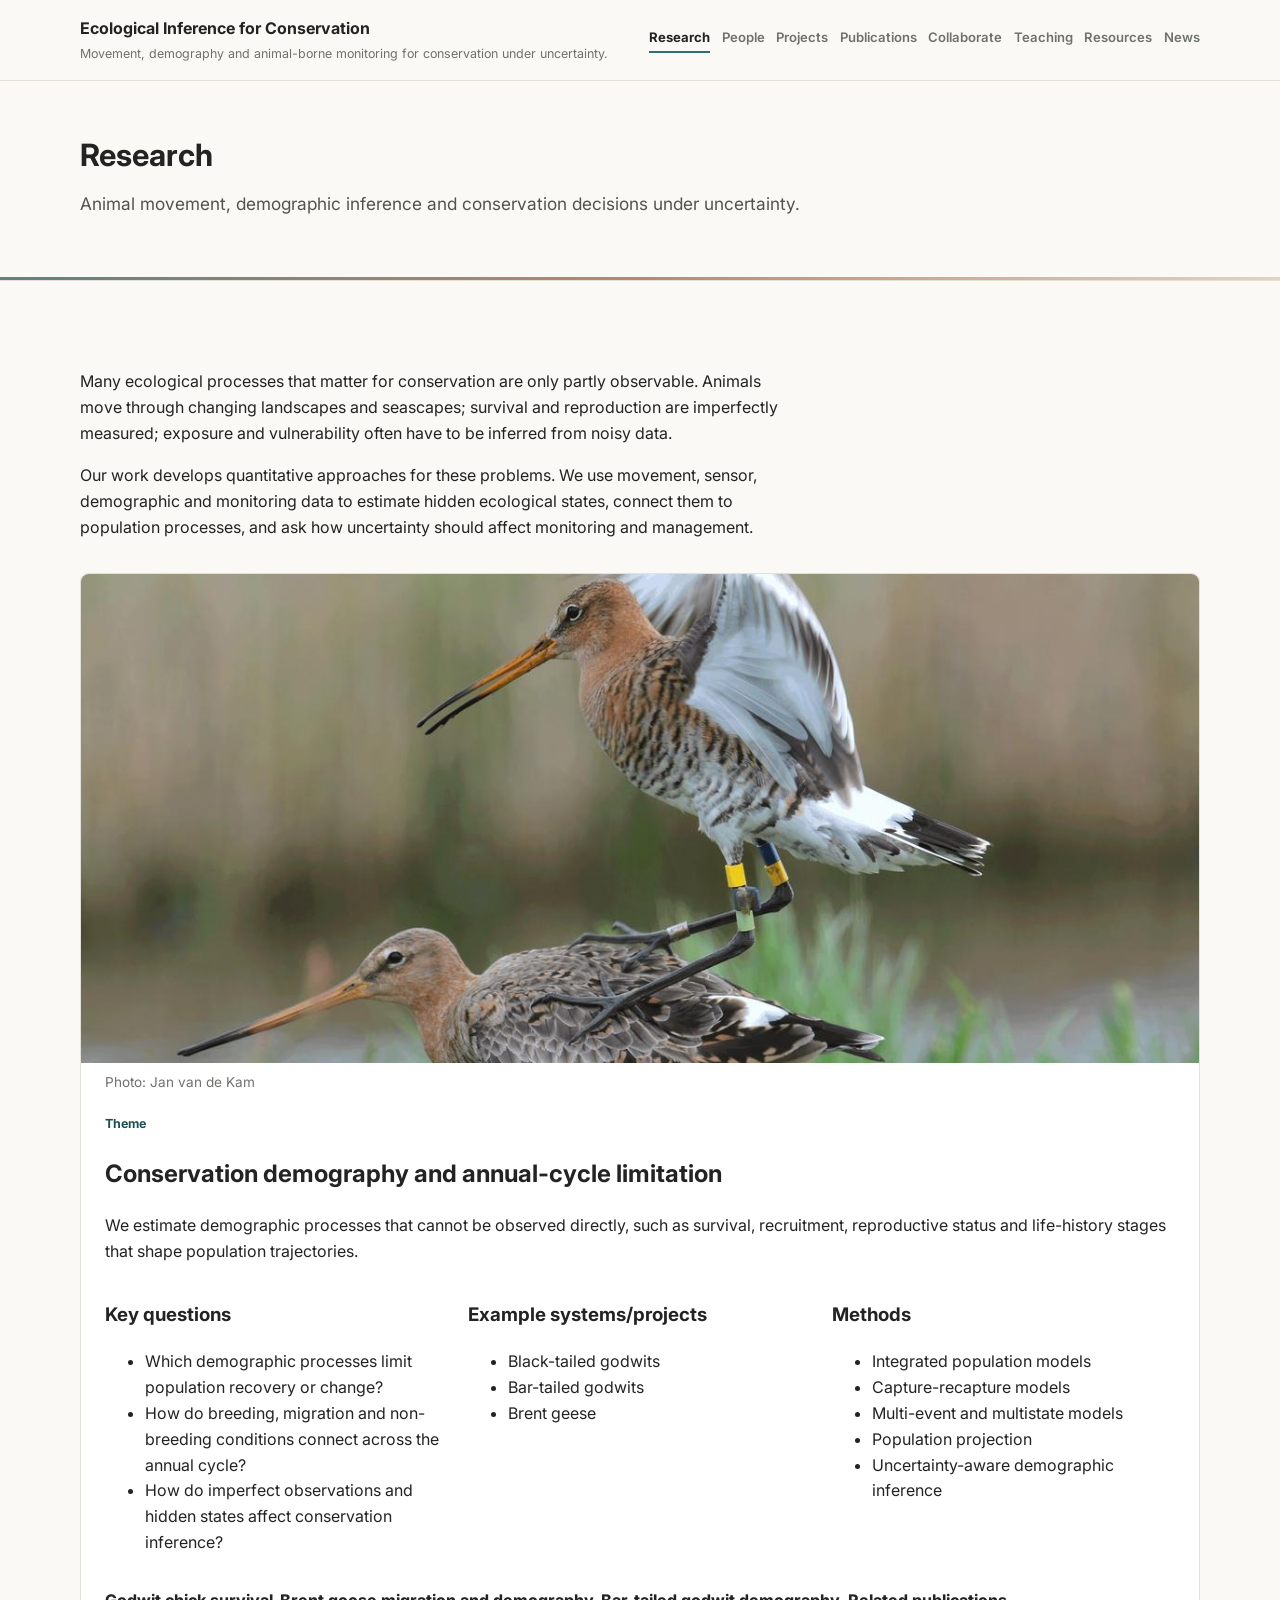
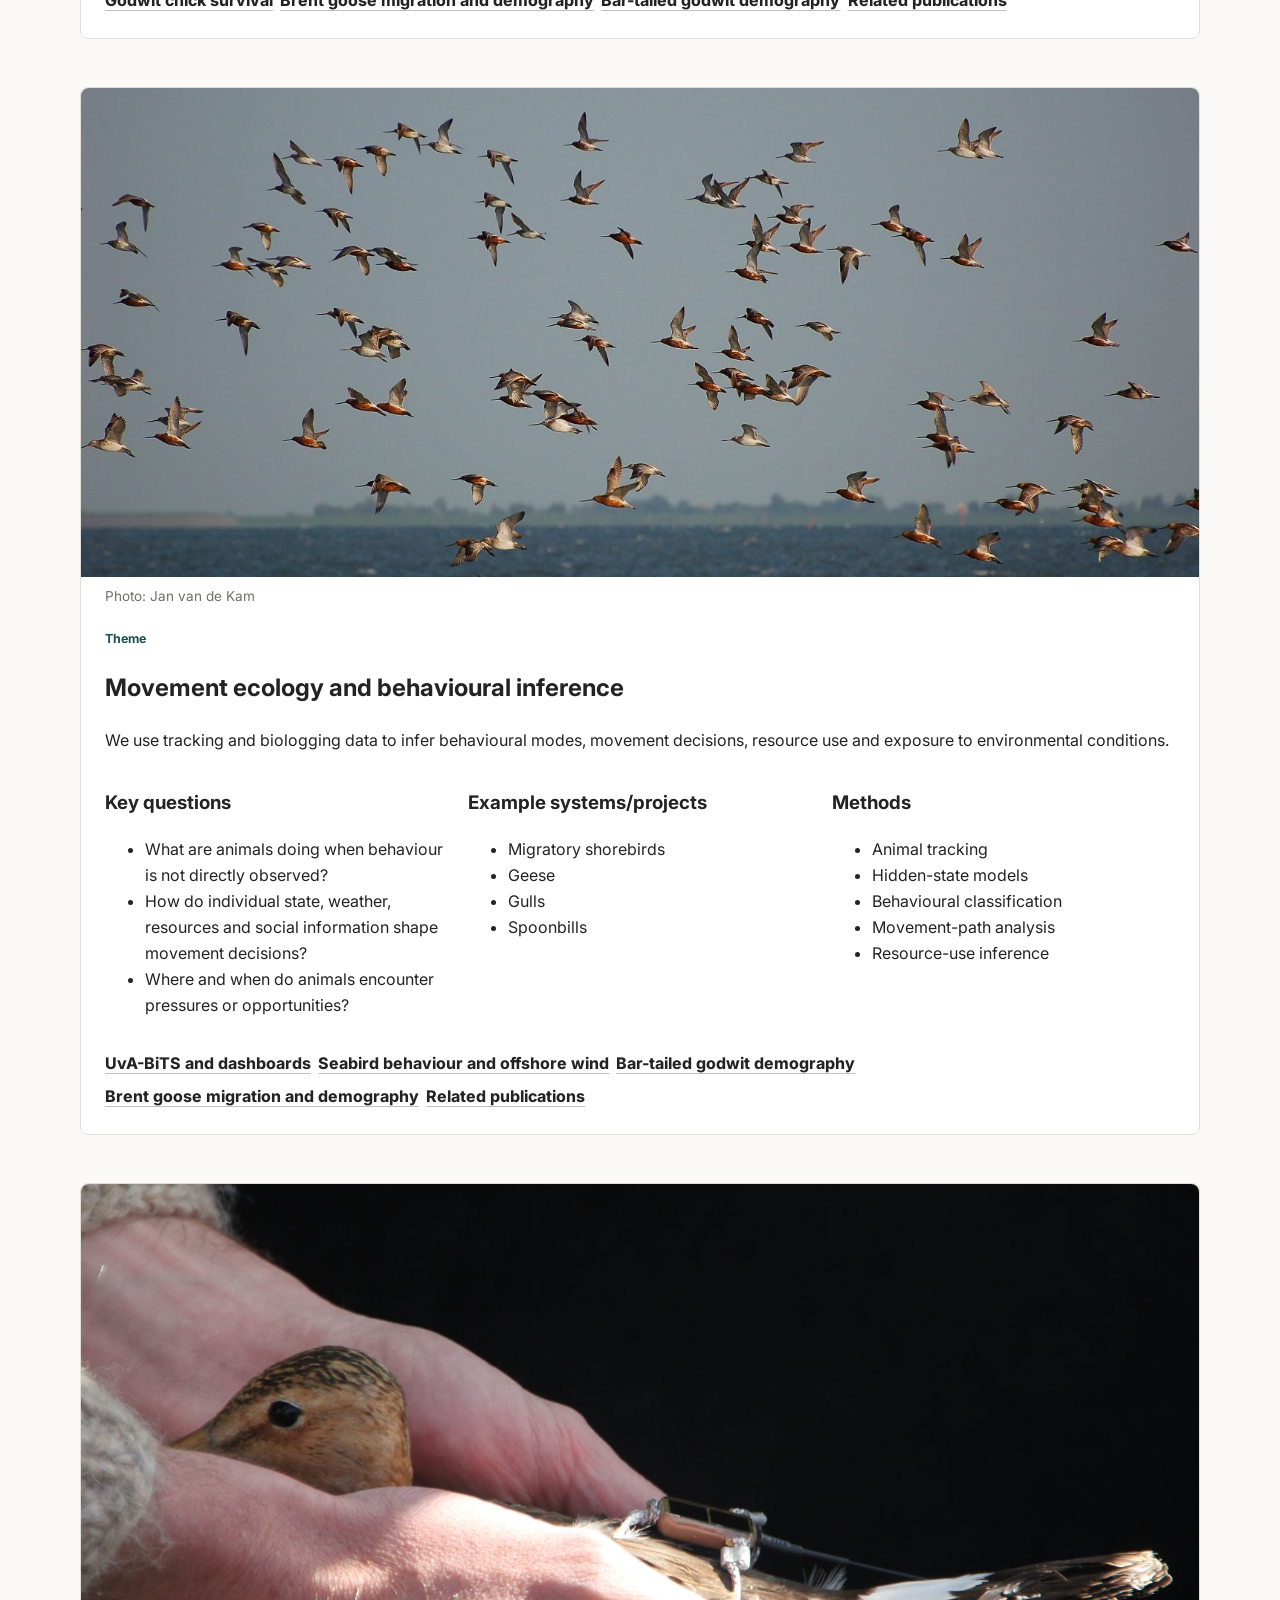
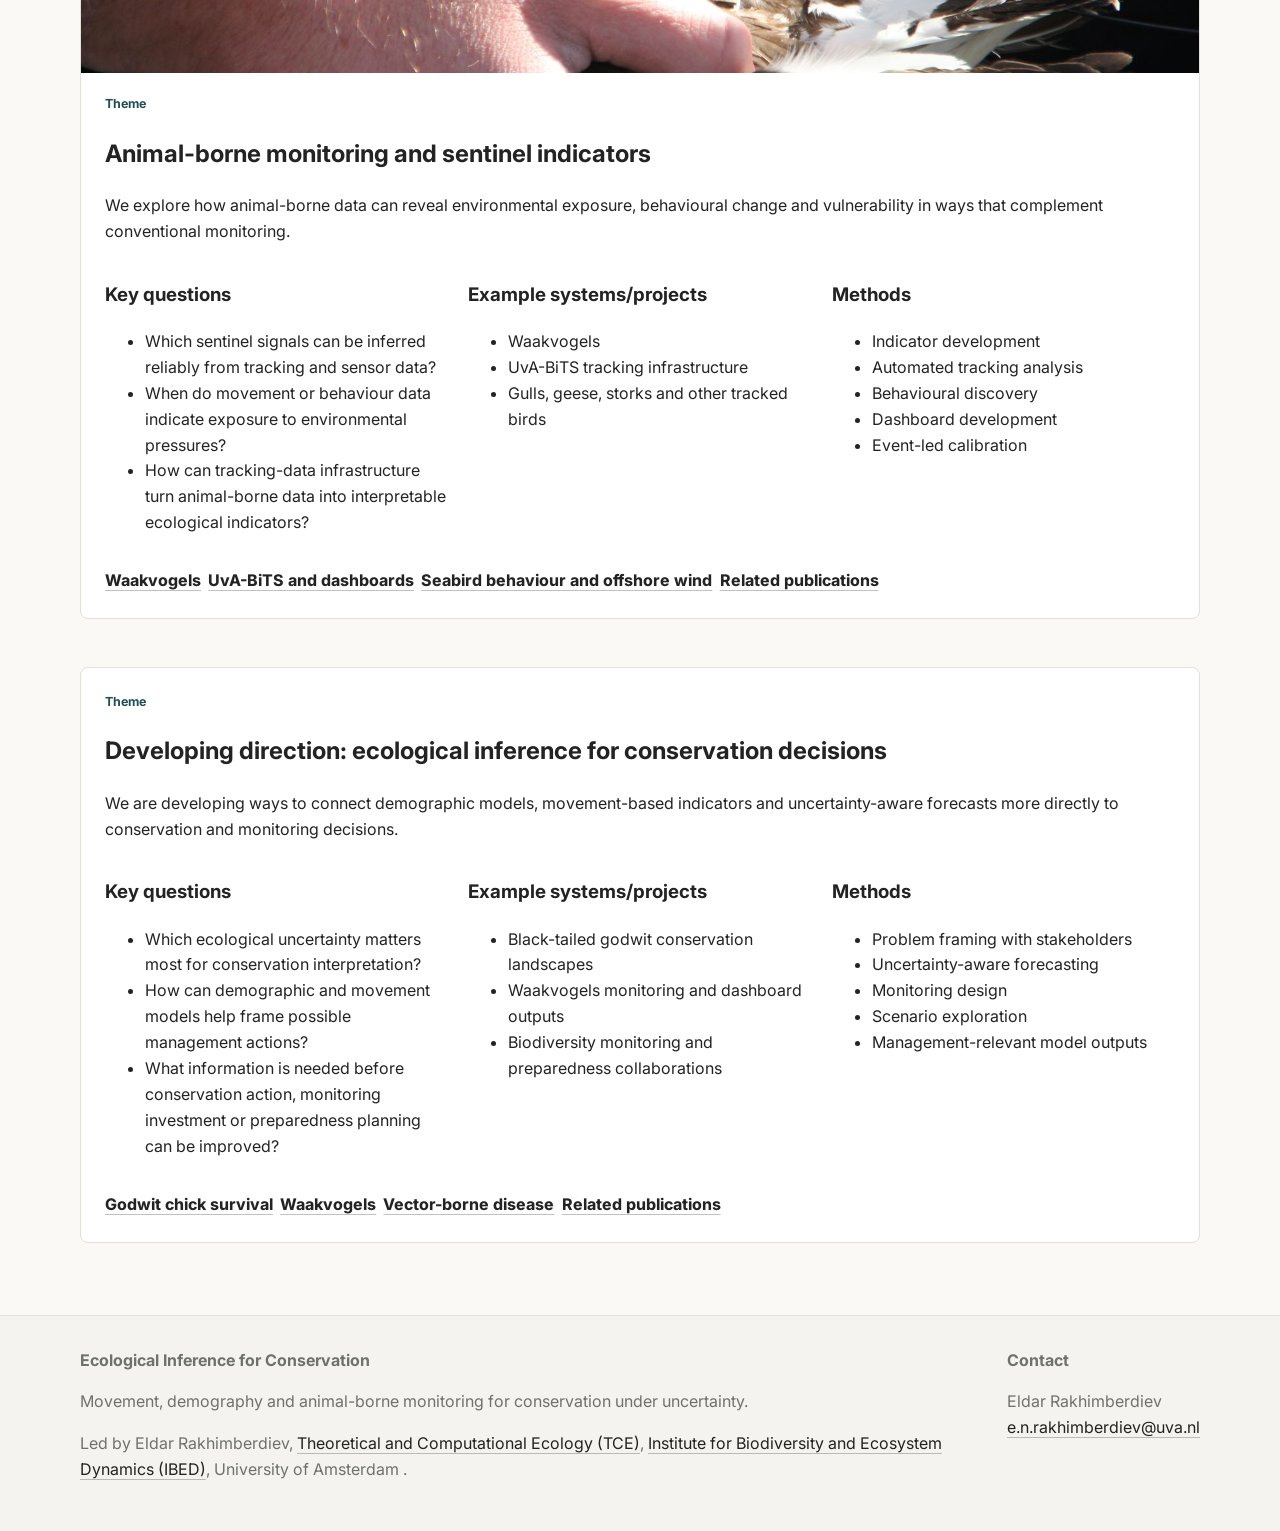
<file: research/index.html>
<!doctype html><html lang=en><head><meta charset=utf-8><meta name=viewport content="width=device-width,initial-scale=1"><meta name=description content="Animal movement, demographic inference and conservation decisions under uncertainty."><meta property="og:title" content="Research | Ecological Inference for Conservation"><meta property="og:description" content="Animal movement, demographic inference and conservation decisions under uncertainty."><meta property="og:type" content="article"><meta property="og:url" content="https://eldarrak.github.io/research/"><meta property="og:site_name" content="Ecological Inference for Conservation"><meta name=twitter:card content="summary"><meta name=twitter:title content="Research | Ecological Inference for Conservation"><meta name=twitter:description content="Animal movement, demographic inference and conservation decisions under uncertainty."><title>Research | Ecological Inference for Conservation</title><script async src="https://www.googletagmanager.com/gtag/js?id=G-0YEK9EY102"></script><script>window.dataLayer=window.dataLayer||[];function gtag(){dataLayer.push(arguments)}gtag("js",new Date),gtag("config","G-0YEK9EY102")</script><link rel=preconnect href=https://fonts.googleapis.com><link rel=preconnect href=https://fonts.gstatic.com crossorigin><link rel=stylesheet href="https://fonts.googleapis.com/css2?family=Inter:wght@400;600;700;800&display=swap"><link rel=stylesheet href=/css/main.min.4f01920bee099b48a6aebce2abef21a6672c7e58213ab888b24490ef31b6c400.css></head><body><a class=skip-link href=#main>Skip to content</a><header class=site-header><div class="container nav-shell"><a class=brand href=/ aria-label="Ecological Inference for Conservation home"><span class=brand-title>Ecological Inference for Conservation</span>
<span class=brand-subtitle>Movement, demography and animal-borne monitoring for conservation under uncertainty.</span></a><nav class=site-nav aria-label="Main navigation"><a href=/research/ aria-current=page>Research</a>
<a href=/people/>People</a>
<a href=/projects/>Projects</a>
<a href=/publications/>Publications</a>
<a href=/collaborate/>Collaborate</a>
<a href=/teaching/>Teaching</a>
<a href=/resources/>Resources</a>
<a href=/news/>News</a></nav></div></header><main id=main><section class=page-hero><div class=container><h1>Research</h1><p class=lead>Animal movement, demographic inference and conservation decisions under uncertainty.</p></div></section><section class=page-body><div class=container><div class="intro-block prose"><p>Many ecological processes that matter for conservation are only partly observable. Animals move through changing landscapes and seascapes; survival and reproduction are imperfectly measured; exposure and vulnerability often have to be inferred from noisy data.</p><p>Our work develops quantitative approaches for these problems. We use movement, sensor, demographic and monitoring data to estimate hidden ecological states, connect them to population processes, and ask how uncertainty should affect monitoring and management.</p></div><div class=theme-stack><article class=theme-panel id=conservation-demography><figure class=theme-image><img src=/images/research/godwit-landscapes.jpg alt="Black-tailed godwit research landscape"><figcaption>Photo: Jan van de Kam</figcaption></figure><div><p class=eyebrow>Theme</p><h2>Conservation demography and annual-cycle limitation</h2><p>We estimate demographic processes that cannot be observed directly, such as survival, recruitment, reproductive status and life-history stages that shape population trajectories.</p></div><div class=theme-columns><div><h3>Key questions</h3><ul><li>Which demographic processes limit population recovery or change?</li><li>How do breeding, migration and non-breeding conditions connect across the annual cycle?</li><li>How do imperfect observations and hidden states affect conservation inference?</li></ul></div><div><h3>Example systems/projects</h3><ul><li>Black-tailed godwits</li><li>Bar-tailed godwits</li><li>Brent geese</li></ul></div><div><h3>Methods</h3><ul><li>Integrated population models</li><li>Capture-recapture models</li><li>Multi-event and multistate models</li><li>Population projection</li><li>Uncertainty-aware demographic inference</li></ul></div></div><div class=link-row><a href=/projects/#gkl>Godwit chick survival</a>
<a href=/projects/#brent-goose-ipm>Brent goose migration and demography</a>
<a href=/projects/#bar-tailed-godwit>Bar-tailed godwit demography</a>
<a href="/publications/?theme=conservation-demography">Related publications</a></div></article><article class=theme-panel id=movement-ecology><figure class=theme-image><img src=/images/research/movement-ecology-btg.jpg alt="Bar-tailed godwits in flight"><figcaption>Photo: Jan van de Kam</figcaption></figure><div><p class=eyebrow>Theme</p><h2>Movement ecology and behavioural inference</h2><p>We use tracking and biologging data to infer behavioural modes, movement decisions, resource use and exposure to environmental conditions.</p></div><div class=theme-columns><div><h3>Key questions</h3><ul><li>What are animals doing when behaviour is not directly observed?</li><li>How do individual state, weather, resources and social information shape movement decisions?</li><li>Where and when do animals encounter pressures or opportunities?</li></ul></div><div><h3>Example systems/projects</h3><ul><li>Migratory shorebirds</li><li>Geese</li><li>Gulls</li><li>Spoonbills</li></ul></div><div><h3>Methods</h3><ul><li>Animal tracking</li><li>Hidden-state models</li><li>Behavioural classification</li><li>Movement-path analysis</li><li>Resource-use inference</li></ul></div></div><div class=link-row><a href=/projects/#uva-bits>UvA-BiTS and dashboards</a>
<a href=/projects/#seabird-behaviour-north-sea>Seabird behaviour and offshore wind</a>
<a href=/projects/#bar-tailed-godwit>Bar-tailed godwit demography</a>
<a href=/projects/#brent-goose-ipm>Brent goose migration and demography</a>
<a href="/publications/?theme=movement-ecology">Related publications</a></div></article><article class=theme-panel id=animal-borne-sentinels><figure class=theme-image><img src=/images/research/animal-borne-monitoring.jpg alt="Field tagging work with bird-borne tracking devices"></figure><div><p class=eyebrow>Theme</p><h2>Animal-borne monitoring and sentinel indicators</h2><p>We explore how animal-borne data can reveal environmental exposure, behavioural change and vulnerability in ways that complement conventional monitoring.</p></div><div class=theme-columns><div><h3>Key questions</h3><ul><li>Which sentinel signals can be inferred reliably from tracking and sensor data?</li><li>When do movement or behaviour data indicate exposure to environmental pressures?</li><li>How can tracking-data infrastructure turn animal-borne data into interpretable ecological indicators?</li></ul></div><div><h3>Example systems/projects</h3><ul><li>Waakvogels</li><li>UvA-BiTS tracking infrastructure</li><li>Gulls, geese, storks and other tracked birds</li></ul></div><div><h3>Methods</h3><ul><li>Indicator development</li><li>Automated tracking analysis</li><li>Behavioural discovery</li><li>Dashboard development</li><li>Event-led calibration</li></ul></div></div><div class=link-row><a href=/projects/#waakvogels>Waakvogels</a>
<a href=/projects/#uva-bits>UvA-BiTS and dashboards</a>
<a href=/projects/#seabird-behaviour-north-sea>Seabird behaviour and offshore wind</a>
<a href="/publications/?theme=animal-borne-monitoring">Related publications</a></div></article><article class=theme-panel id=conservation-decisions><div><p class=eyebrow>Theme</p><h2>Developing direction: ecological inference for conservation decisions</h2><p>We are developing ways to connect demographic models, movement-based indicators and uncertainty-aware forecasts more directly to conservation and monitoring decisions.</p></div><div class=theme-columns><div><h3>Key questions</h3><ul><li>Which ecological uncertainty matters most for conservation interpretation?</li><li>How can demographic and movement models help frame possible management actions?</li><li>What information is needed before conservation action, monitoring investment or preparedness planning can be improved?</li></ul></div><div><h3>Example systems/projects</h3><ul><li>Black-tailed godwit conservation landscapes</li><li>Waakvogels monitoring and dashboard outputs</li><li>Biodiversity monitoring and preparedness collaborations</li></ul></div><div><h3>Methods</h3><ul><li>Problem framing with stakeholders</li><li>Uncertainty-aware forecasting</li><li>Monitoring design</li><li>Scenario exploration</li><li>Management-relevant model outputs</li></ul></div></div><div class=link-row><a href=/projects/#gkl>Godwit chick survival</a>
<a href=/projects/#waakvogels>Waakvogels</a>
<a href=/projects/#vector-borne-disease>Vector-borne disease</a>
<a href="/publications/?theme=other">Related publications</a></div></article></div></div></section></main><footer class=site-footer><div class="container footer-grid"><div><strong>Ecological Inference for Conservation</strong><p>Movement, demography and animal-borne monitoring for conservation under uncertainty.</p><p>Led by Eldar Rakhimberdiev, <a href=https://ibed.uva.nl/content/research-departments/theoretical-and-computational-ecology/theoretical-and-computational-ecology.html>Theoretical and Computational Ecology (TCE)</a>, <a href=https://ibed.uva.nl/>Institute for Biodiversity and Ecosystem Dynamics (IBED)</a>, University of Amsterdam
.</p></div><div><strong>Contact</strong><p>Eldar Rakhimberdiev<br><a href=mailto:e.n.rakhimberdiev@uva.nl>e.n.rakhimberdiev@uva.nl</a></p></div></div></footer></body></html>
</file>
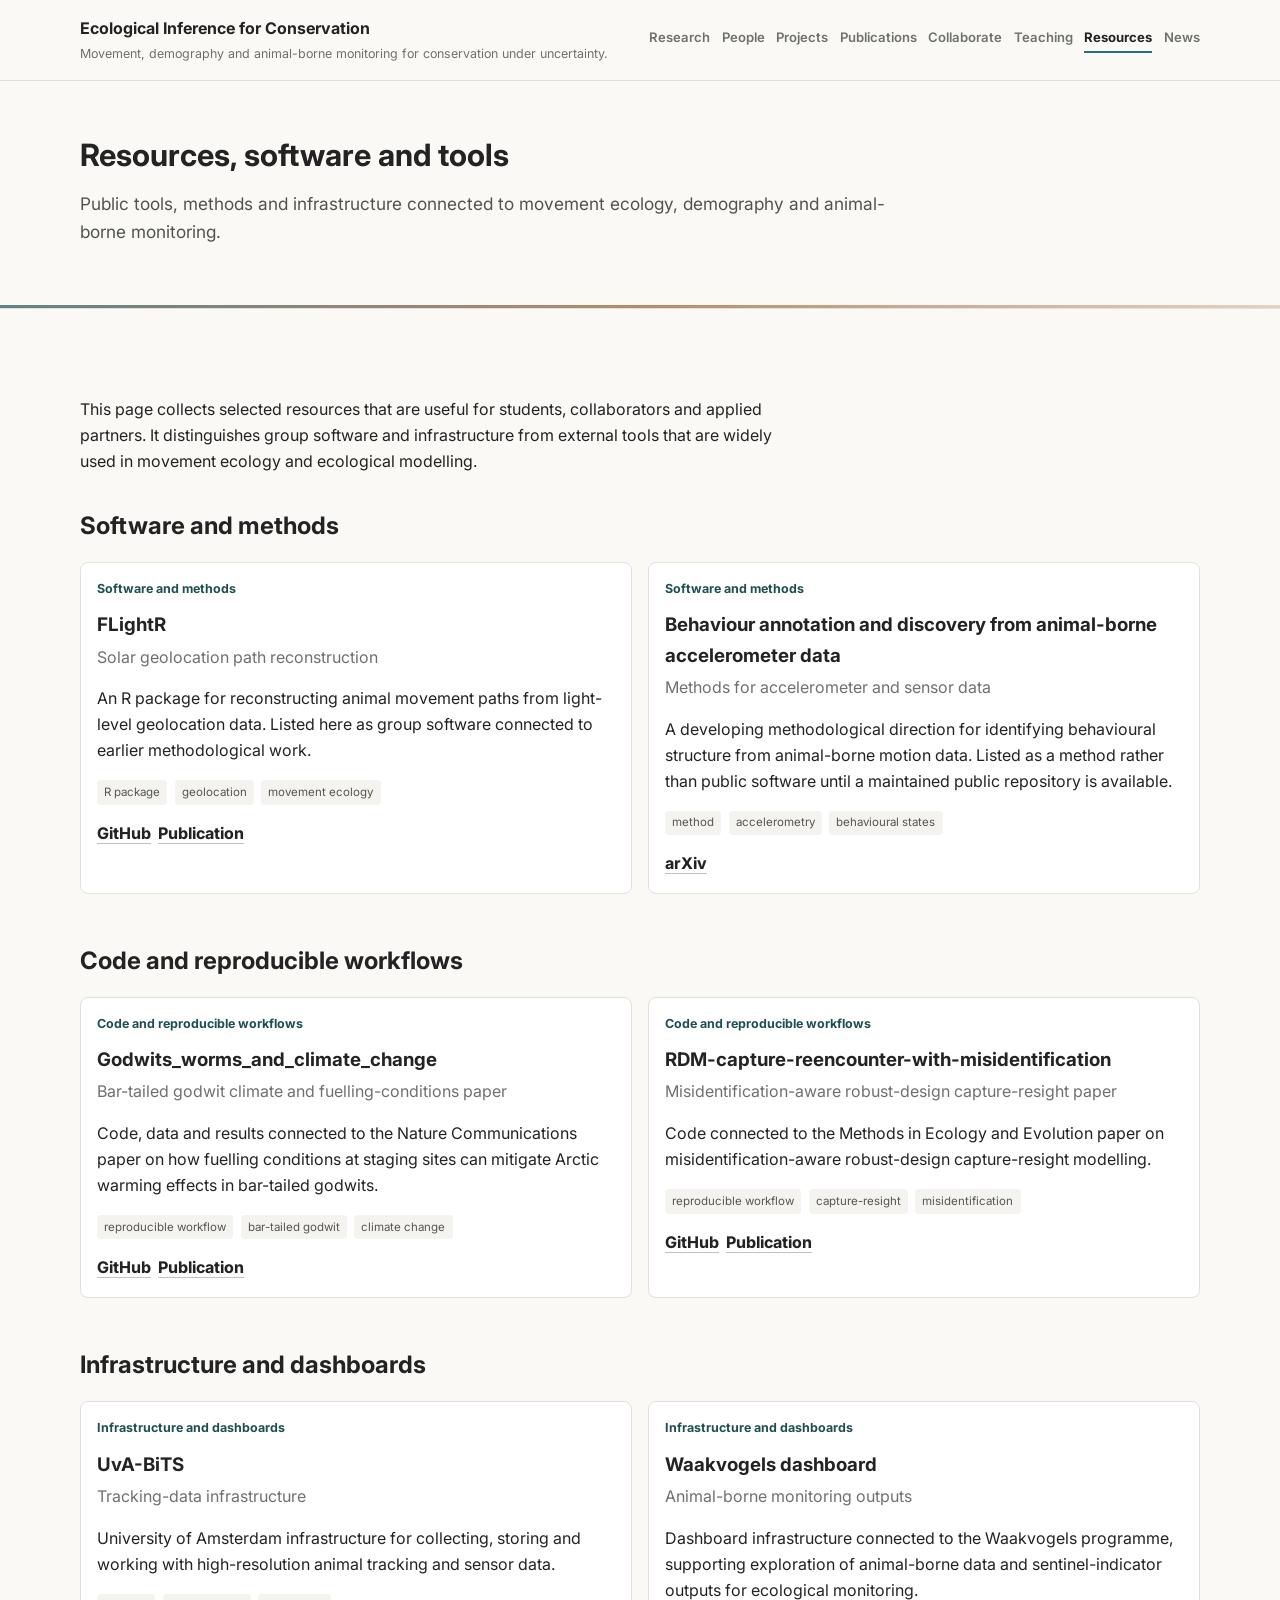
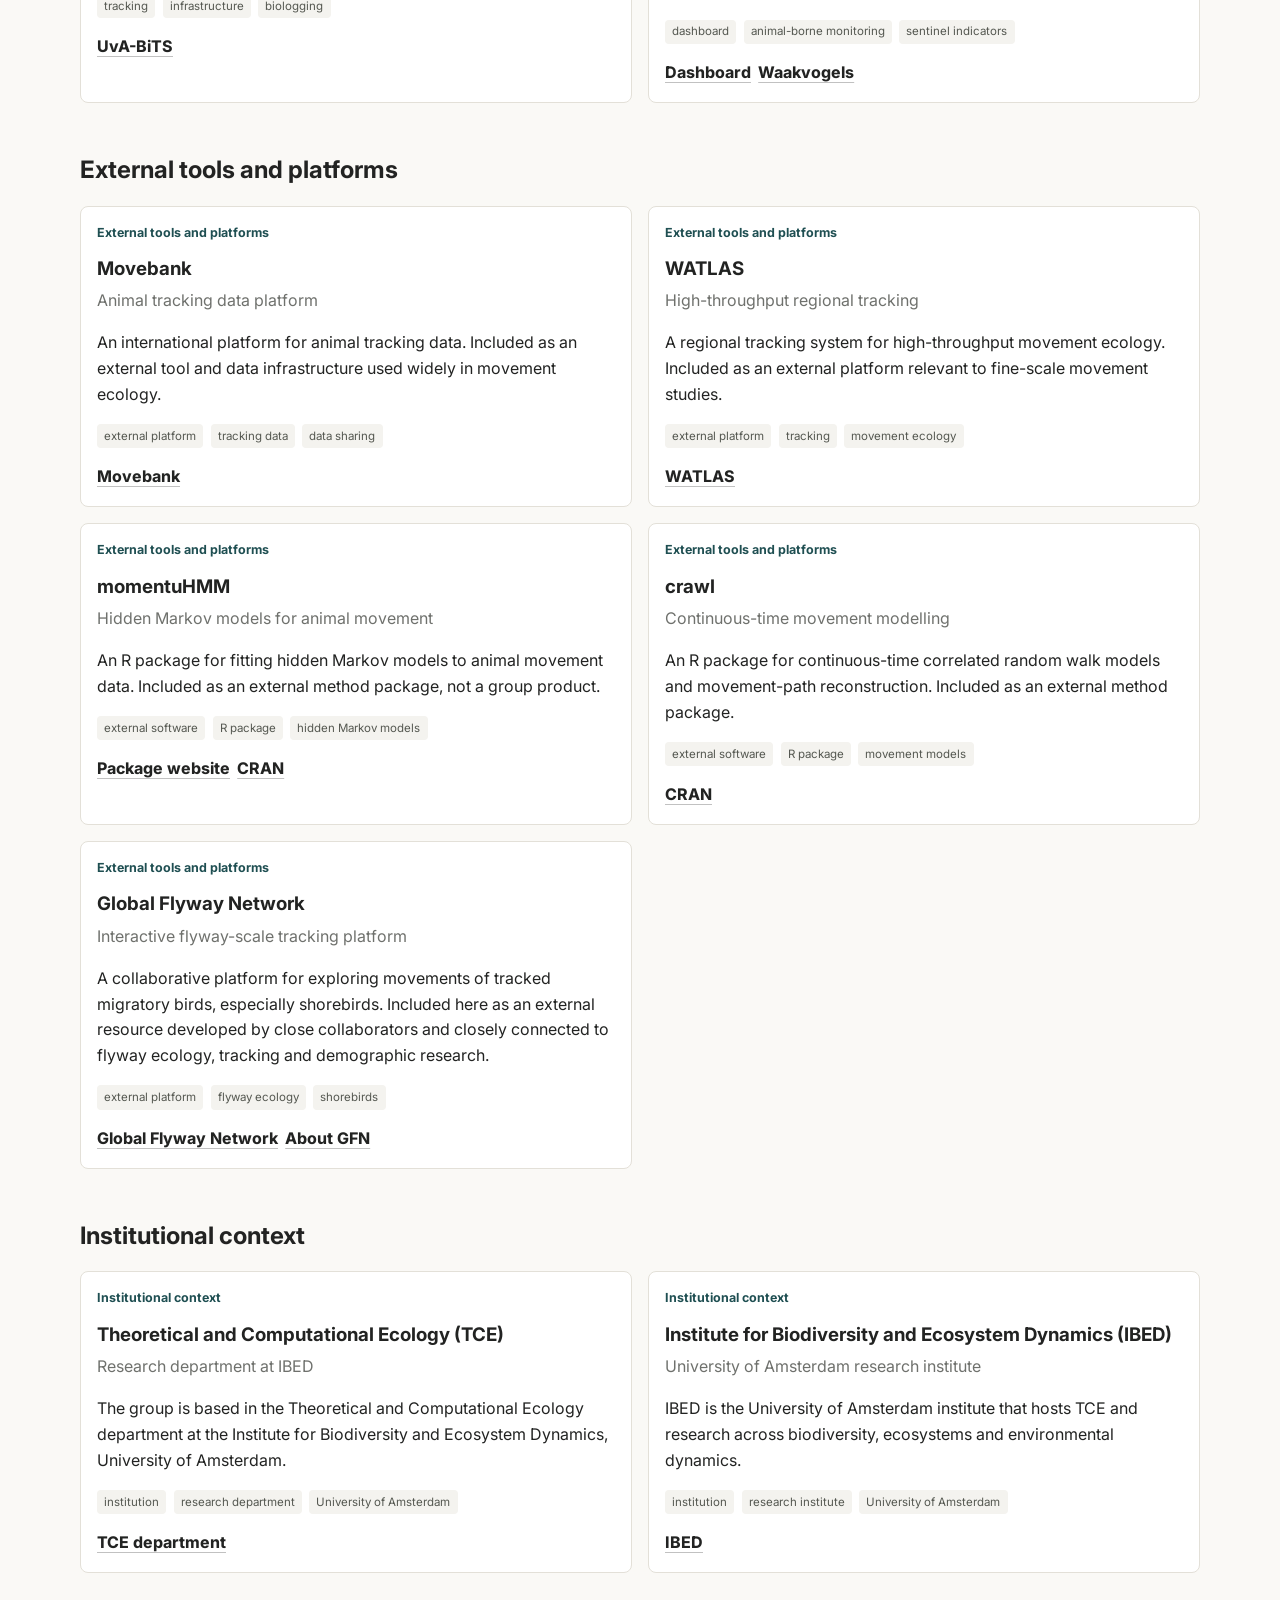
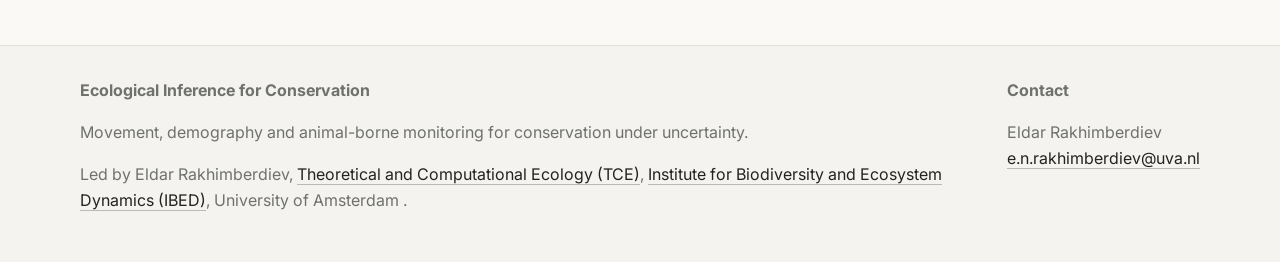
<file: resources/index.html>
<!doctype html><html lang=en><head><meta charset=utf-8><meta name=viewport content="width=device-width,initial-scale=1"><meta name=description content="Public tools, methods and infrastructure connected to movement ecology, demography and animal-borne monitoring."><meta property="og:title" content="Resources, software and tools | Ecological Inference for Conservation"><meta property="og:description" content="Public tools, methods and infrastructure connected to movement ecology, demography and animal-borne monitoring."><meta property="og:type" content="article"><meta property="og:url" content="https://eldarrak.github.io/resources/"><meta property="og:site_name" content="Ecological Inference for Conservation"><meta name=twitter:card content="summary"><meta name=twitter:title content="Resources, software and tools | Ecological Inference for Conservation"><meta name=twitter:description content="Public tools, methods and infrastructure connected to movement ecology, demography and animal-borne monitoring."><title>Resources, software and tools | Ecological Inference for Conservation</title><script async src="https://www.googletagmanager.com/gtag/js?id=G-0YEK9EY102"></script><script>window.dataLayer=window.dataLayer||[];function gtag(){dataLayer.push(arguments)}gtag("js",new Date),gtag("config","G-0YEK9EY102")</script><link rel=preconnect href=https://fonts.googleapis.com><link rel=preconnect href=https://fonts.gstatic.com crossorigin><link rel=stylesheet href="https://fonts.googleapis.com/css2?family=Inter:wght@400;600;700;800&display=swap"><link rel=stylesheet href=/css/main.min.4f01920bee099b48a6aebce2abef21a6672c7e58213ab888b24490ef31b6c400.css></head><body><a class=skip-link href=#main>Skip to content</a><header class=site-header><div class="container nav-shell"><a class=brand href=/ aria-label="Ecological Inference for Conservation home"><span class=brand-title>Ecological Inference for Conservation</span>
<span class=brand-subtitle>Movement, demography and animal-borne monitoring for conservation under uncertainty.</span></a><nav class=site-nav aria-label="Main navigation"><a href=/research/>Research</a>
<a href=/people/>People</a>
<a href=/projects/>Projects</a>
<a href=/publications/>Publications</a>
<a href=/collaborate/>Collaborate</a>
<a href=/teaching/>Teaching</a>
<a href=/resources/ aria-current=page>Resources</a>
<a href=/news/>News</a></nav></div></header><main id=main><section class=page-hero><div class=container><h1>Resources, software and tools</h1><p class=lead>Public tools, methods and infrastructure connected to movement ecology, demography and animal-borne monitoring.</p></div></section><section class=page-body><div class=container><div class="intro-block prose narrow"><p>This page collects selected resources that are useful for students, collaborators and applied partners. It distinguishes group software and infrastructure from external tools that are widely used in movement ecology and ecological modelling.</p></div><section class=resource-section id=software-and-methods><h2>Software and methods</h2><div class=resource-grid><article class=resource-card id=flightr><div class=resource-card-body><p class=eyebrow>Software and methods</p><h3>FLightR</h3><p class=resource-subtitle>Solar geolocation path reconstruction</p><p>An R package for reconstructing animal movement paths from light-level geolocation data. Listed here as group software connected to earlier methodological work.</p><div class="tag-row compact-tags"><span>R package</span><span>geolocation</span><span>movement ecology</span></div><div class=link-row><a href=https://github.com/eldarrak/FLightR>GitHub</a><a href=https://doi.org/10.1111/2041-210X.12765>Publication</a></div></div></article><article class=resource-card id=behaviour-discovery><div class=resource-card-body><p class=eyebrow>Software and methods</p><h3>Behaviour annotation and discovery from animal-borne accelerometer data</h3><p class=resource-subtitle>Methods for accelerometer and sensor data</p><p>A developing methodological direction for identifying behavioural structure from animal-borne motion data. Listed as a method rather than public software until a maintained public repository is available.</p><div class="tag-row compact-tags"><span>method</span><span>accelerometry</span><span>behavioural states</span></div><div class=link-row><a href=https://arxiv.org/abs/2602.02618>arXiv</a></div></div></article></div></section><section class=resource-section id=code-and-reproducible-workflows><h2>Code and reproducible workflows</h2><div class=resource-grid><article class=resource-card id=godwits-worms-climate-change><div class=resource-card-body><p class=eyebrow>Code and reproducible workflows</p><h3>Godwits_worms_and_climate_change</h3><p class=resource-subtitle>Bar-tailed godwit climate and fuelling-conditions paper</p><p>Code, data and results connected to the Nature Communications paper on how fuelling conditions at staging sites can mitigate Arctic warming effects in bar-tailed godwits.</p><div class="tag-row compact-tags"><span>reproducible workflow</span><span>bar-tailed godwit</span><span>climate change</span></div><div class=link-row><a href=https://github.com/eldarrak/Godwits_worms_and_climate_change>GitHub</a><a href=https://doi.org/10.1038/s41467-018-06673-5>Publication</a></div></div></article><article class=resource-card id=rdm-capture-reencounter-misidentification><div class=resource-card-body><p class=eyebrow>Code and reproducible workflows</p><h3>RDM-capture-reencounter-with-misidentification</h3><p class=resource-subtitle>Misidentification-aware robust-design capture-resight paper</p><p>Code connected to the Methods in Ecology and Evolution paper on misidentification-aware robust-design capture-resight modelling.</p><div class="tag-row compact-tags"><span>reproducible workflow</span><span>capture-resight</span><span>misidentification</span></div><div class=link-row><a href=https://github.com/eldarrak/RDM-capture-reencounter-with-misidentification>GitHub</a><a href=https://doi.org/10.1111/2041-210X.13825>Publication</a></div></div></article></div></section><section class=resource-section id=infrastructure-and-dashboards><h2>Infrastructure and dashboards</h2><div class=resource-grid><article class=resource-card id=uva-bits><div class=resource-card-body><p class=eyebrow>Infrastructure and dashboards</p><h3>UvA-BiTS</h3><p class=resource-subtitle>Tracking-data infrastructure</p><p>University of Amsterdam infrastructure for collecting, storing and working with high-resolution animal tracking and sensor data.</p><div class="tag-row compact-tags"><span>tracking</span><span>infrastructure</span><span>biologging</span></div><div class=link-row><a href=https://www.uva-bits.nl/>UvA-BiTS</a></div></div></article><article class=resource-card id=waakvogels-dashboard><div class=resource-card-body><p class=eyebrow>Infrastructure and dashboards</p><h3>Waakvogels dashboard</h3><p class=resource-subtitle>Animal-borne monitoring outputs</p><p>Dashboard infrastructure connected to the Waakvogels programme, supporting exploration of animal-borne data and sentinel-indicator outputs for ecological monitoring.</p><div class="tag-row compact-tags"><span>dashboard</span><span>animal-borne monitoring</span><span>sentinel indicators</span></div><div class=link-row><a href=https://dashboard.waakvogels.nl/>Dashboard</a><a href=https://www.waakvogels.nl/>Waakvogels</a></div></div></article></div></section><section class=resource-section id=external-tools-and-platforms><h2>External tools and platforms</h2><div class=resource-grid><article class=resource-card id=movebank><div class=resource-card-body><p class=eyebrow>External tools and platforms</p><h3>Movebank</h3><p class=resource-subtitle>Animal tracking data platform</p><p>An international platform for animal tracking data. Included as an external tool and data infrastructure used widely in movement ecology.</p><div class="tag-row compact-tags"><span>external platform</span><span>tracking data</span><span>data sharing</span></div><div class=link-row><a href=https://www.movebank.org/>Movebank</a></div></div></article><article class=resource-card id=watlas><div class=resource-card-body><p class=eyebrow>External tools and platforms</p><h3>WATLAS</h3><p class=resource-subtitle>High-throughput regional tracking</p><p>A regional tracking system for high-throughput movement ecology. Included as an external platform relevant to fine-scale movement studies.</p><div class="tag-row compact-tags"><span>external platform</span><span>tracking</span><span>movement ecology</span></div><div class=link-row><a href=https://maps.nioz.nl/watlas/>WATLAS</a></div></div></article><article class=resource-card id=momentuhmm><div class=resource-card-body><p class=eyebrow>External tools and platforms</p><h3>momentuHMM</h3><p class=resource-subtitle>Hidden Markov models for animal movement</p><p>An R package for fitting hidden Markov models to animal movement data. Included as an external method package, not a group product.</p><div class="tag-row compact-tags"><span>external software</span><span>R package</span><span>hidden Markov models</span></div><div class=link-row><a href=https://bmcclintock.r-universe.dev/momentuHMM>Package website</a><a href="https://cran.r-project.org/package=momentuHMM">CRAN</a></div></div></article><article class=resource-card id=crawl><div class=resource-card-body><p class=eyebrow>External tools and platforms</p><h3>crawl</h3><p class=resource-subtitle>Continuous-time movement modelling</p><p>An R package for continuous-time correlated random walk models and movement-path reconstruction. Included as an external method package.</p><div class="tag-row compact-tags"><span>external software</span><span>R package</span><span>movement models</span></div><div class=link-row><a href="https://cran.r-project.org/package=crawl">CRAN</a></div></div></article><article class=resource-card id=global-flyway-network><div class=resource-card-body><p class=eyebrow>External tools and platforms</p><h3>Global Flyway Network</h3><p class=resource-subtitle>Interactive flyway-scale tracking platform</p><p>A collaborative platform for exploring movements of tracked migratory birds, especially shorebirds. Included here as an external resource developed by close collaborators and closely connected to flyway ecology, tracking and demographic research.</p><div class="tag-row compact-tags"><span>external platform</span><span>flyway ecology</span><span>shorebirds</span></div><div class=link-row><a href=https://www.globalflywaynetwork.org/>Global Flyway Network</a><a href=https://www.globalflywaynetwork.org/page/about>About GFN</a></div></div></article></div></section><section class=resource-section id=institutional-context><h2>Institutional context</h2><div class=resource-grid><article class=resource-card id=tce><div class=resource-card-body><p class=eyebrow>Institutional context</p><h3>Theoretical and Computational Ecology (TCE)</h3><p class=resource-subtitle>Research department at IBED</p><p>The group is based in the Theoretical and Computational Ecology department at the Institute for Biodiversity and Ecosystem Dynamics, University of Amsterdam.</p><div class="tag-row compact-tags"><span>institution</span><span>research department</span><span>University of Amsterdam</span></div><div class=link-row><a href=https://ibed.uva.nl/content/research-departments/theoretical-and-computational-ecology/theoretical-and-computational-ecology.html>TCE department</a></div></div></article><article class=resource-card id=ibed><div class=resource-card-body><p class=eyebrow>Institutional context</p><h3>Institute for Biodiversity and Ecosystem Dynamics (IBED)</h3><p class=resource-subtitle>University of Amsterdam research institute</p><p>IBED is the University of Amsterdam institute that hosts TCE and research across biodiversity, ecosystems and environmental dynamics.</p><div class="tag-row compact-tags"><span>institution</span><span>research institute</span><span>University of Amsterdam</span></div><div class=link-row><a href=https://ibed.uva.nl/>IBED</a></div></div></article></div></section></div></section></main><footer class=site-footer><div class="container footer-grid"><div><strong>Ecological Inference for Conservation</strong><p>Movement, demography and animal-borne monitoring for conservation under uncertainty.</p><p>Led by Eldar Rakhimberdiev, <a href=https://ibed.uva.nl/content/research-departments/theoretical-and-computational-ecology/theoretical-and-computational-ecology.html>Theoretical and Computational Ecology (TCE)</a>, <a href=https://ibed.uva.nl/>Institute for Biodiversity and Ecosystem Dynamics (IBED)</a>, University of Amsterdam
.</p></div><div><strong>Contact</strong><p>Eldar Rakhimberdiev<br><a href=mailto:e.n.rakhimberdiev@uva.nl>e.n.rakhimberdiev@uva.nl</a></p></div></div></footer></body></html>
</file>
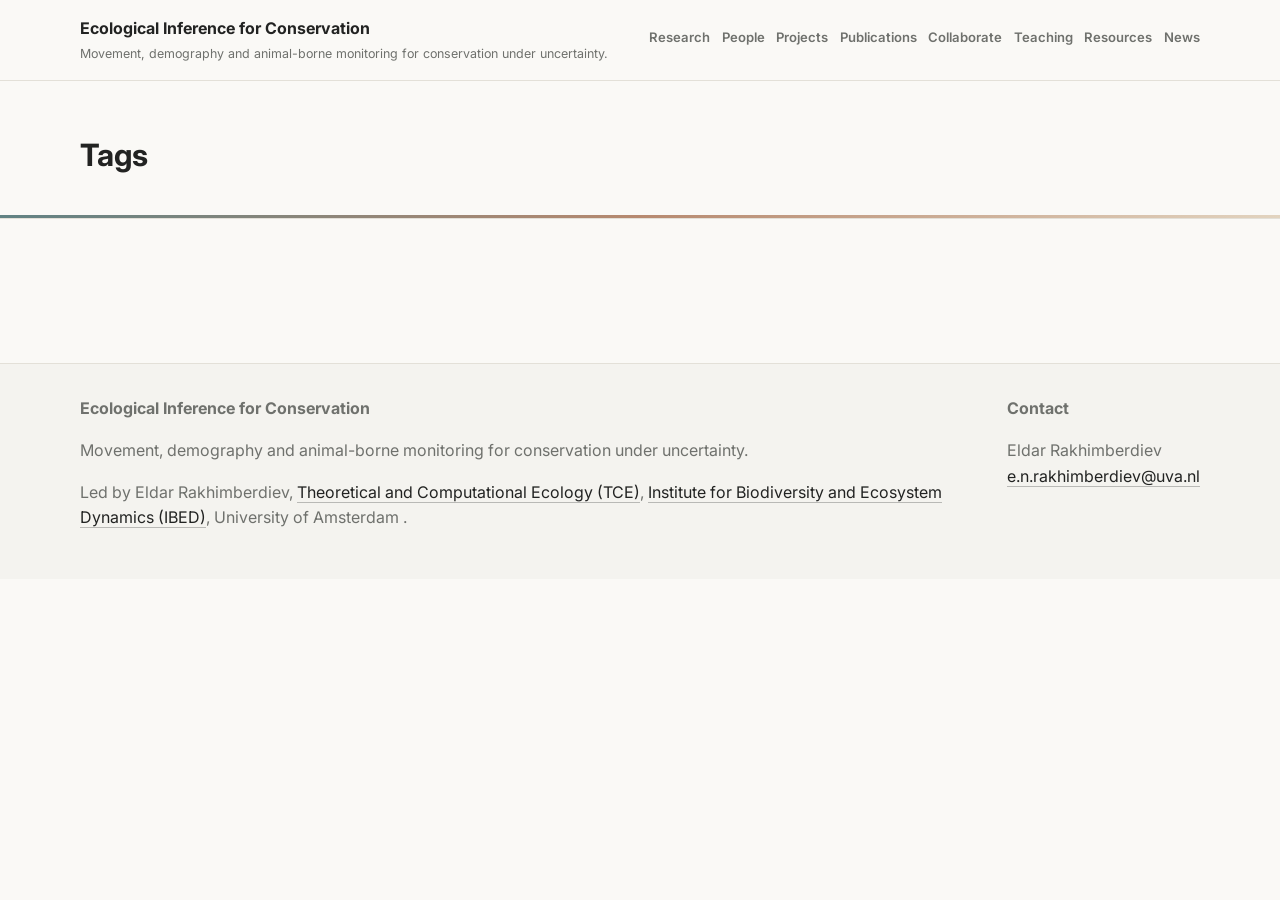
<file: tags/index.html>
<!doctype html><html lang=en><head><meta charset=utf-8><meta name=viewport content="width=device-width,initial-scale=1"><meta name=description content="Movement, demography and animal-borne monitoring for conservation under uncertainty."><meta property="og:title" content="Tags | Ecological Inference for Conservation"><meta property="og:description" content="Movement, demography and animal-borne monitoring for conservation under uncertainty."><meta property="og:type" content="article"><meta property="og:url" content="https://eldarrak.github.io/tags/"><meta property="og:site_name" content="Ecological Inference for Conservation"><meta name=twitter:card content="summary"><meta name=twitter:title content="Tags | Ecological Inference for Conservation"><meta name=twitter:description content="Movement, demography and animal-borne monitoring for conservation under uncertainty."><title>Tags | Ecological Inference for Conservation</title><script async src="https://www.googletagmanager.com/gtag/js?id=G-0YEK9EY102"></script><script>window.dataLayer=window.dataLayer||[];function gtag(){dataLayer.push(arguments)}gtag("js",new Date),gtag("config","G-0YEK9EY102")</script><link rel=preconnect href=https://fonts.googleapis.com><link rel=preconnect href=https://fonts.gstatic.com crossorigin><link rel=stylesheet href="https://fonts.googleapis.com/css2?family=Inter:wght@400;600;700;800&display=swap"><link rel=stylesheet href=/css/main.min.4f01920bee099b48a6aebce2abef21a6672c7e58213ab888b24490ef31b6c400.css></head><body><a class=skip-link href=#main>Skip to content</a><header class=site-header><div class="container nav-shell"><a class=brand href=/ aria-label="Ecological Inference for Conservation home"><span class=brand-title>Ecological Inference for Conservation</span>
<span class=brand-subtitle>Movement, demography and animal-borne monitoring for conservation under uncertainty.</span></a><nav class=site-nav aria-label="Main navigation"><a href=/research/>Research</a>
<a href=/people/>People</a>
<a href=/projects/>Projects</a>
<a href=/publications/>Publications</a>
<a href=/collaborate/>Collaborate</a>
<a href=/teaching/>Teaching</a>
<a href=/resources/>Resources</a>
<a href=/news/>News</a></nav></div></header><main id=main><section class=page-hero><div class=container><h1>Tags</h1></div></section><section class=page-body><div class=container><div class="prose page-prose"></div></div></section></main><footer class=site-footer><div class="container footer-grid"><div><strong>Ecological Inference for Conservation</strong><p>Movement, demography and animal-borne monitoring for conservation under uncertainty.</p><p>Led by Eldar Rakhimberdiev, <a href=https://ibed.uva.nl/content/research-departments/theoretical-and-computational-ecology/theoretical-and-computational-ecology.html>Theoretical and Computational Ecology (TCE)</a>, <a href=https://ibed.uva.nl/>Institute for Biodiversity and Ecosystem Dynamics (IBED)</a>, University of Amsterdam
.</p></div><div><strong>Contact</strong><p>Eldar Rakhimberdiev<br><a href=mailto:e.n.rakhimberdiev@uva.nl>e.n.rakhimberdiev@uva.nl</a></p></div></div></footer></body></html>
</file>
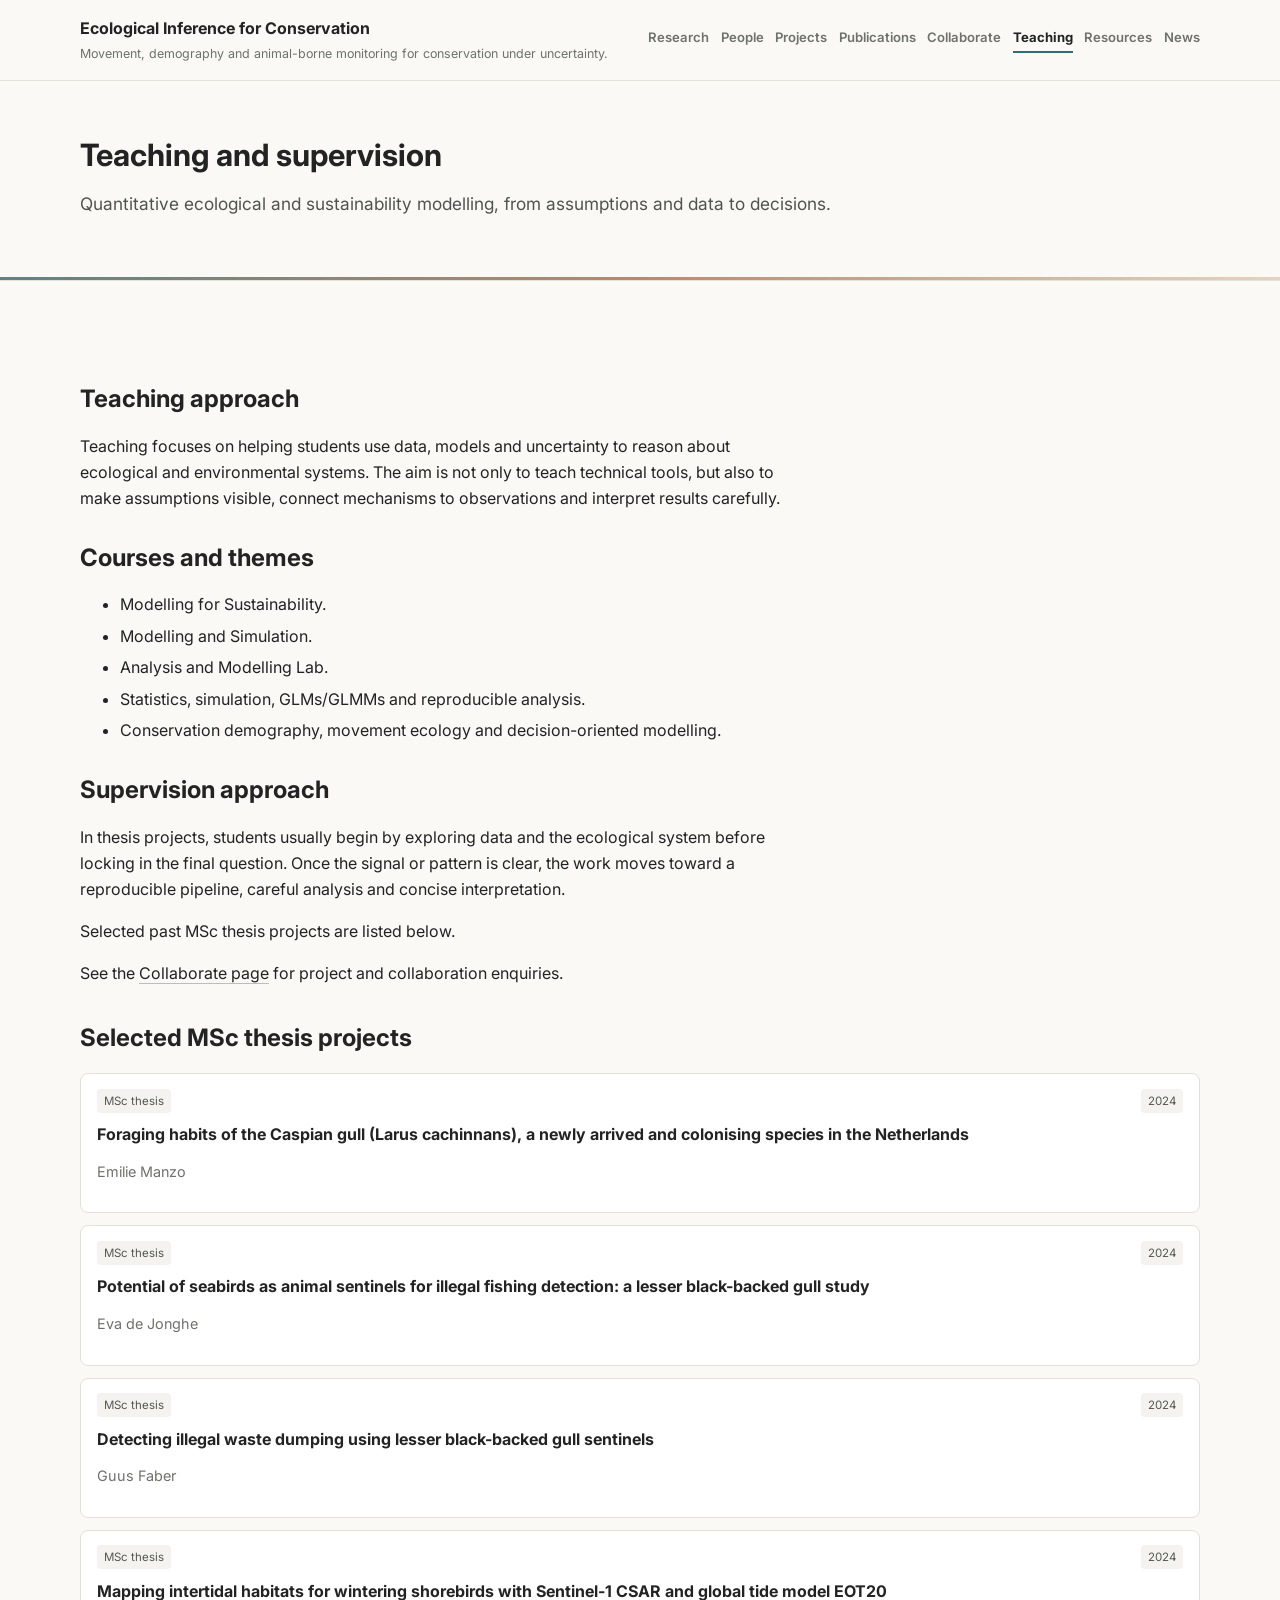
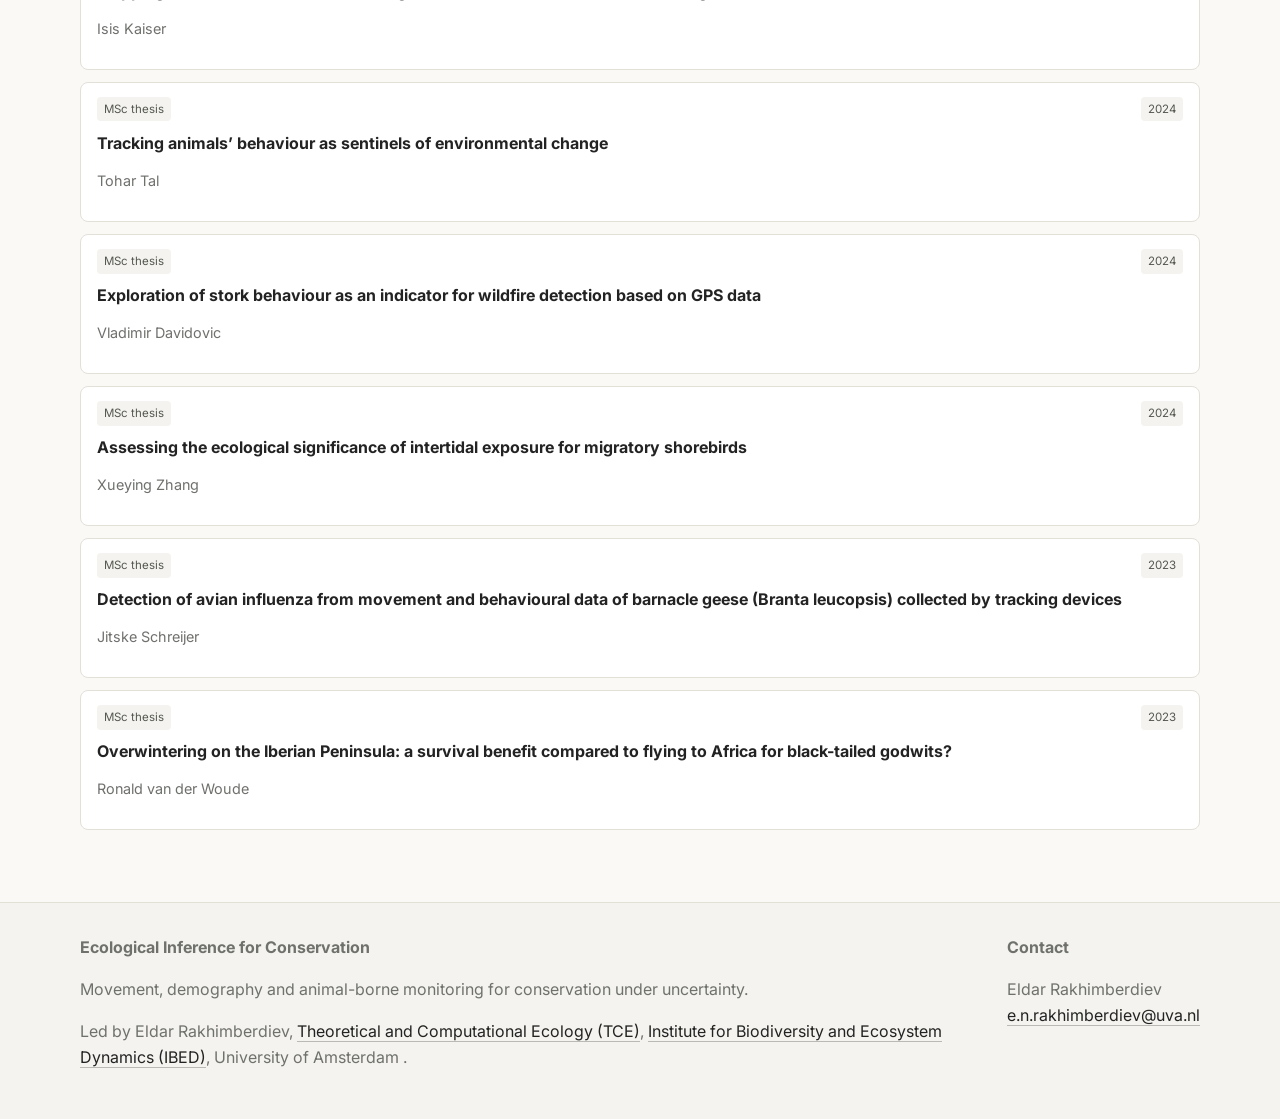
<file: teaching/index.html>
<!doctype html><html lang=en><head><meta charset=utf-8><meta name=viewport content="width=device-width,initial-scale=1"><meta name=description content="Quantitative ecological and sustainability modelling, from assumptions and data to decisions."><meta property="og:title" content="Teaching and supervision | Ecological Inference for Conservation"><meta property="og:description" content="Quantitative ecological and sustainability modelling, from assumptions and data to decisions."><meta property="og:type" content="article"><meta property="og:url" content="https://eldarrak.github.io/teaching/"><meta property="og:site_name" content="Ecological Inference for Conservation"><meta name=twitter:card content="summary"><meta name=twitter:title content="Teaching and supervision | Ecological Inference for Conservation"><meta name=twitter:description content="Quantitative ecological and sustainability modelling, from assumptions and data to decisions."><title>Teaching and supervision | Ecological Inference for Conservation</title><script async src="https://www.googletagmanager.com/gtag/js?id=G-0YEK9EY102"></script><script>window.dataLayer=window.dataLayer||[];function gtag(){dataLayer.push(arguments)}gtag("js",new Date),gtag("config","G-0YEK9EY102")</script><link rel=preconnect href=https://fonts.googleapis.com><link rel=preconnect href=https://fonts.gstatic.com crossorigin><link rel=stylesheet href="https://fonts.googleapis.com/css2?family=Inter:wght@400;600;700;800&display=swap"><link rel=stylesheet href=/css/main.min.4f01920bee099b48a6aebce2abef21a6672c7e58213ab888b24490ef31b6c400.css></head><body><a class=skip-link href=#main>Skip to content</a><header class=site-header><div class="container nav-shell"><a class=brand href=/ aria-label="Ecological Inference for Conservation home"><span class=brand-title>Ecological Inference for Conservation</span>
<span class=brand-subtitle>Movement, demography and animal-borne monitoring for conservation under uncertainty.</span></a><nav class=site-nav aria-label="Main navigation"><a href=/research/>Research</a>
<a href=/people/>People</a>
<a href=/projects/>Projects</a>
<a href=/publications/>Publications</a>
<a href=/collaborate/>Collaborate</a>
<a href=/teaching/ aria-current=page>Teaching</a>
<a href=/resources/>Resources</a>
<a href=/news/>News</a></nav></div></header><main id=main><section class=page-hero><div class=container><h1>Teaching and supervision</h1><p class=lead>Quantitative ecological and sustainability modelling, from assumptions and data to decisions.</p></div></section><section class=page-body><div class=container><div class="intro-block prose page-prose"><h2 id=teaching-approach>Teaching approach</h2><p>Teaching focuses on helping students use data, models and uncertainty to reason about ecological and environmental systems. The aim is not only to teach technical tools, but also to make assumptions visible, connect mechanisms to observations and interpret results carefully.</p><h2 id=courses-and-themes>Courses and themes</h2><ul><li>Modelling for Sustainability.</li><li>Modelling and Simulation.</li><li>Analysis and Modelling Lab.</li><li>Statistics, simulation, GLMs/GLMMs and reproducible analysis.</li><li>Conservation demography, movement ecology and decision-oriented modelling.</li></ul><h2 id=supervision-approach>Supervision approach</h2><p>In thesis projects, students usually begin by exploring data and the ecological system before locking in the final question. Once the signal or pattern is clear, the work moves toward a reproducible pipeline, careful analysis and concise interpretation.</p><p>Selected past MSc thesis projects are listed below.</p><p>See the <a href=/collaborate/>Collaborate page</a> for project and collaboration enquiries.</p></div><section class=thesis-section id=selected-msc-thesis-projects><h2>Selected MSc thesis projects</h2><div class=thesis-list><article class=thesis-item><div class=meta-row><span>MSc thesis</span>
<span>2024</span></div><h3>Foraging habits of the Caspian gull (Larus cachinnans), a newly arrived and colonising species in the Netherlands</h3><p class=small>Emilie Manzo</p></article><article class=thesis-item><div class=meta-row><span>MSc thesis</span>
<span>2024</span></div><h3>Potential of seabirds as animal sentinels for illegal fishing detection: a lesser black-backed gull study</h3><p class=small>Eva de Jonghe</p></article><article class=thesis-item><div class=meta-row><span>MSc thesis</span>
<span>2024</span></div><h3>Detecting illegal waste dumping using lesser black-backed gull sentinels</h3><p class=small>Guus Faber</p></article><article class=thesis-item><div class=meta-row><span>MSc thesis</span>
<span>2024</span></div><h3>Mapping intertidal habitats for wintering shorebirds with Sentinel-1 CSAR and global tide model EOT20</h3><p class=small>Isis Kaiser</p></article><article class=thesis-item><div class=meta-row><span>MSc thesis</span>
<span>2024</span></div><h3>Tracking animals’ behaviour as sentinels of environmental change</h3><p class=small>Tohar Tal</p></article><article class=thesis-item><div class=meta-row><span>MSc thesis</span>
<span>2024</span></div><h3>Exploration of stork behaviour as an indicator for wildfire detection based on GPS data</h3><p class=small>Vladimir Davidovic</p></article><article class=thesis-item><div class=meta-row><span>MSc thesis</span>
<span>2024</span></div><h3>Assessing the ecological significance of intertidal exposure for migratory shorebirds</h3><p class=small>Xueying Zhang</p></article><article class=thesis-item><div class=meta-row><span>MSc thesis</span>
<span>2023</span></div><h3>Detection of avian influenza from movement and behavioural data of barnacle geese (Branta leucopsis) collected by tracking devices</h3><p class=small>Jitske Schreijer</p></article><article class=thesis-item><div class=meta-row><span>MSc thesis</span>
<span>2023</span></div><h3>Overwintering on the Iberian Peninsula: a survival benefit compared to flying to Africa for black-tailed godwits?</h3><p class=small>Ronald van der Woude</p></article></div></section></div></section></main><footer class=site-footer><div class="container footer-grid"><div><strong>Ecological Inference for Conservation</strong><p>Movement, demography and animal-borne monitoring for conservation under uncertainty.</p><p>Led by Eldar Rakhimberdiev, <a href=https://ibed.uva.nl/content/research-departments/theoretical-and-computational-ecology/theoretical-and-computational-ecology.html>Theoretical and Computational Ecology (TCE)</a>, <a href=https://ibed.uva.nl/>Institute for Biodiversity and Ecosystem Dynamics (IBED)</a>, University of Amsterdam
.</p></div><div><strong>Contact</strong><p>Eldar Rakhimberdiev<br><a href=mailto:e.n.rakhimberdiev@uva.nl>e.n.rakhimberdiev@uva.nl</a></p></div></div></footer></body></html>
</file>
